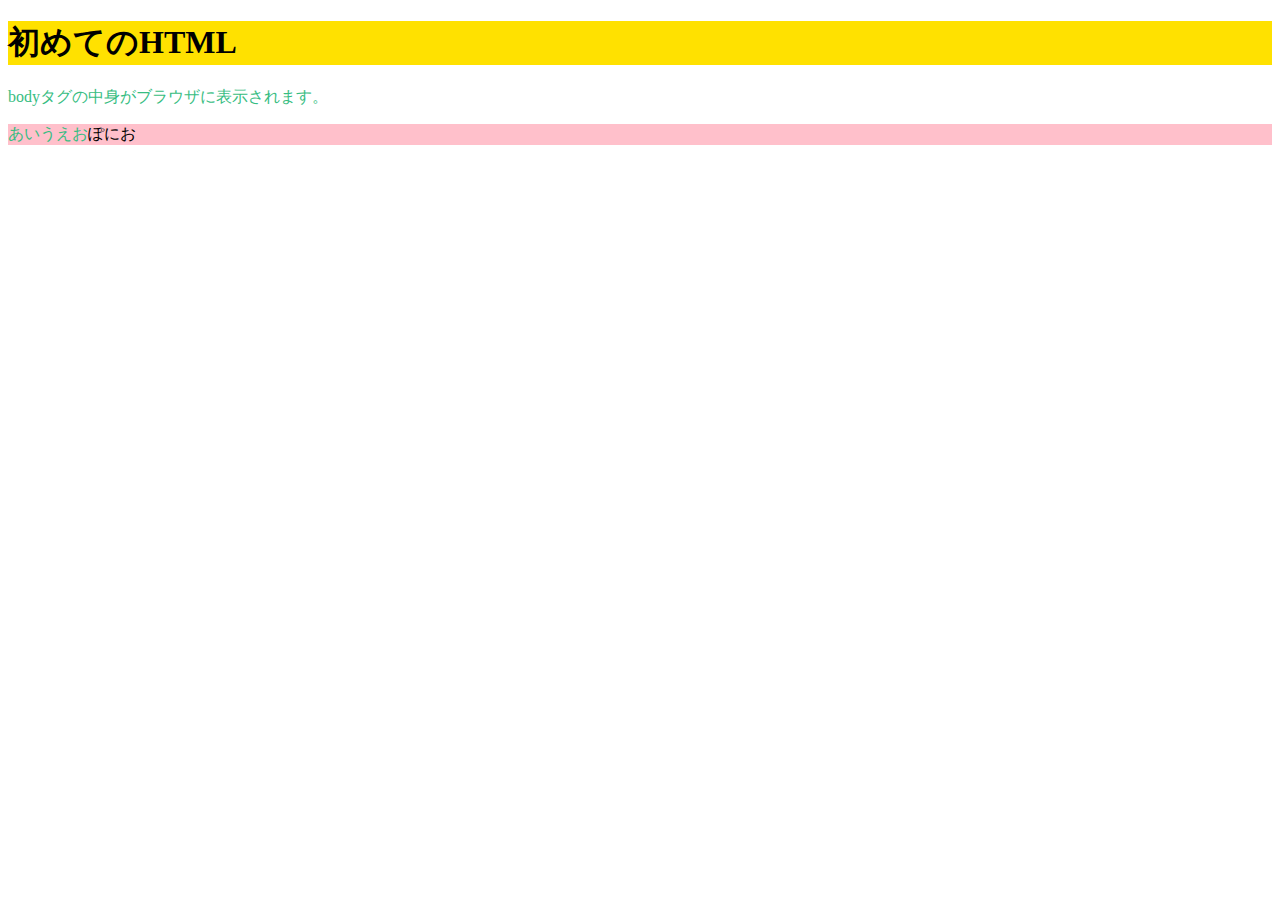
<file: HTML＋CSS/教科書/index.html>
<!DOCTYPE html>
<html>

<head>
    <meta charset="UTF-8">
    <meta name="viewport" content="width=device-width,initial-scale=1,user-scalable=1">
    <title>ページのタイトル</title>
    <meta name="description" content="ページの内容を説明する文章">
    <link rel="stylesheet" href="style.css">
</head>

<body>
    <h1>初めてのHTML</h1>
    <P>bodyタグの中身がブラウザに表示されます。</P>
    <p class="abc">あいうえお<a>ぽにお</a></p>
</body>
</html>
</file>
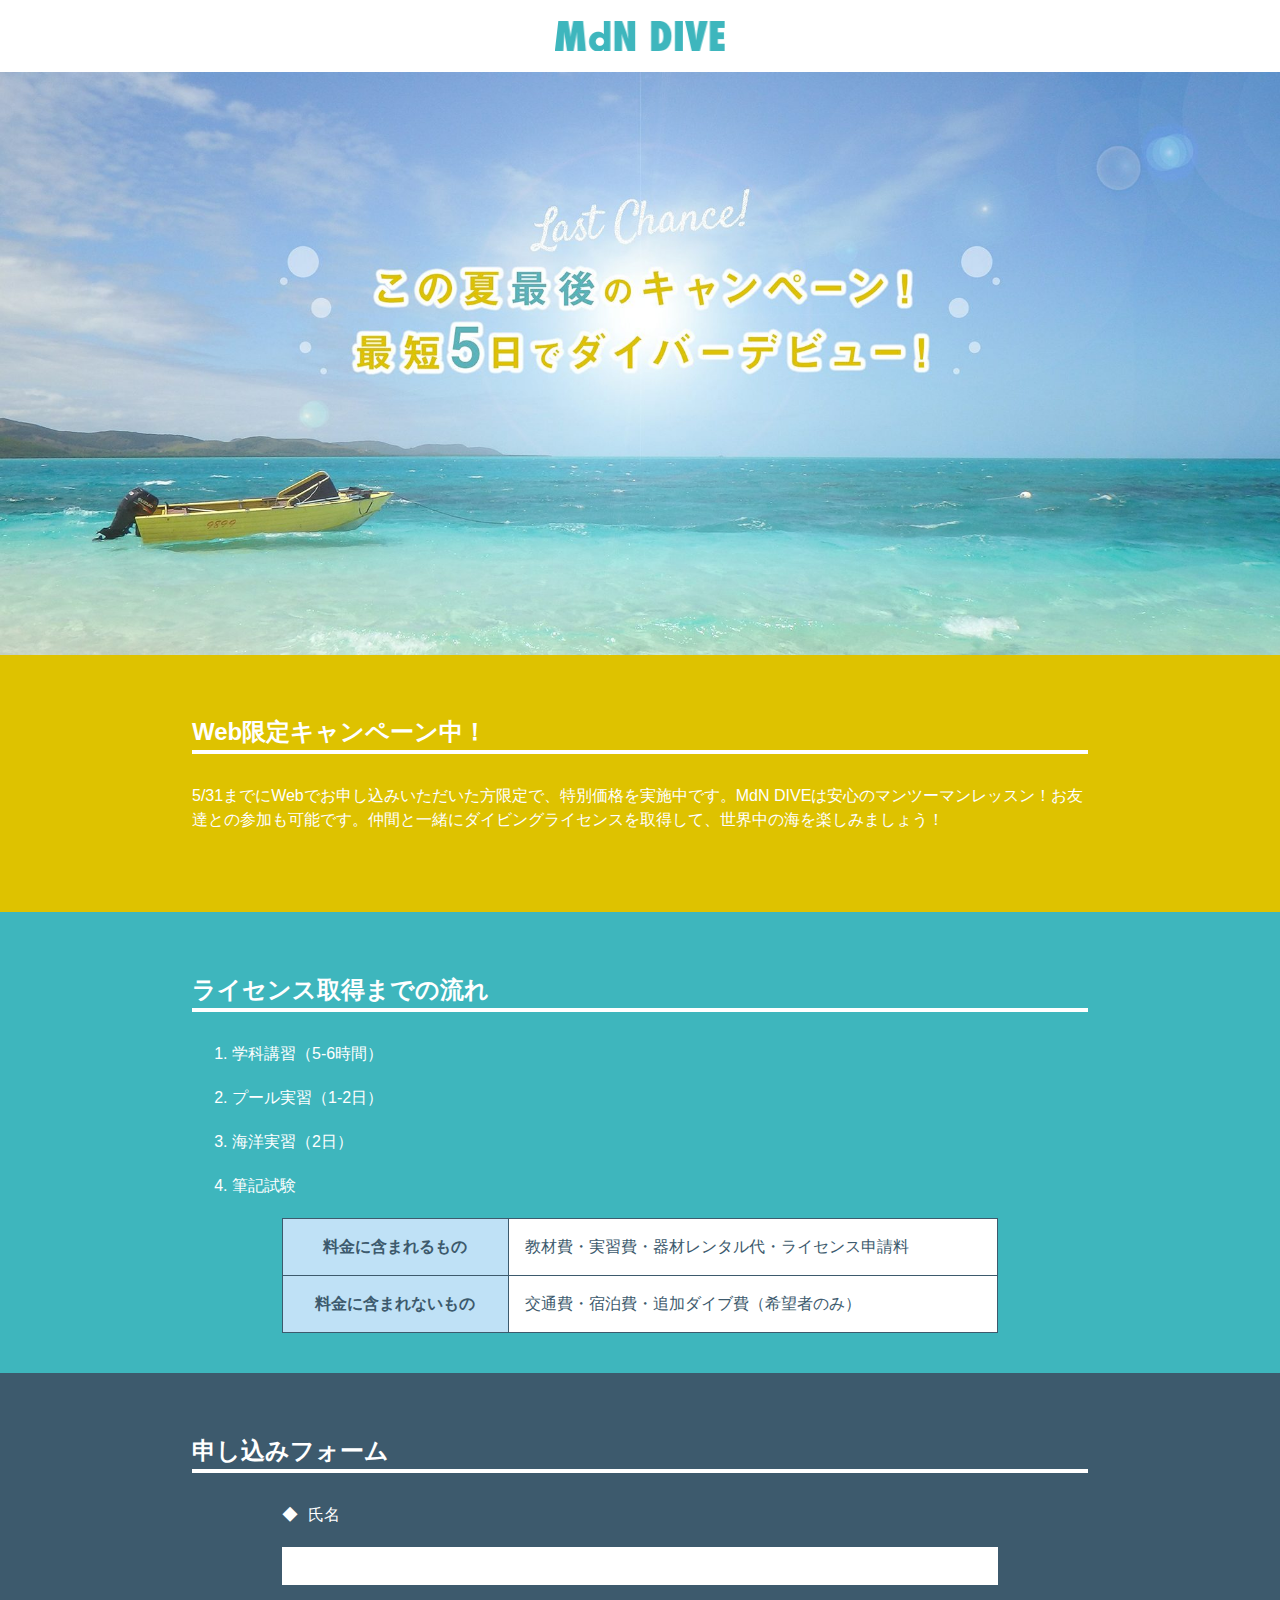
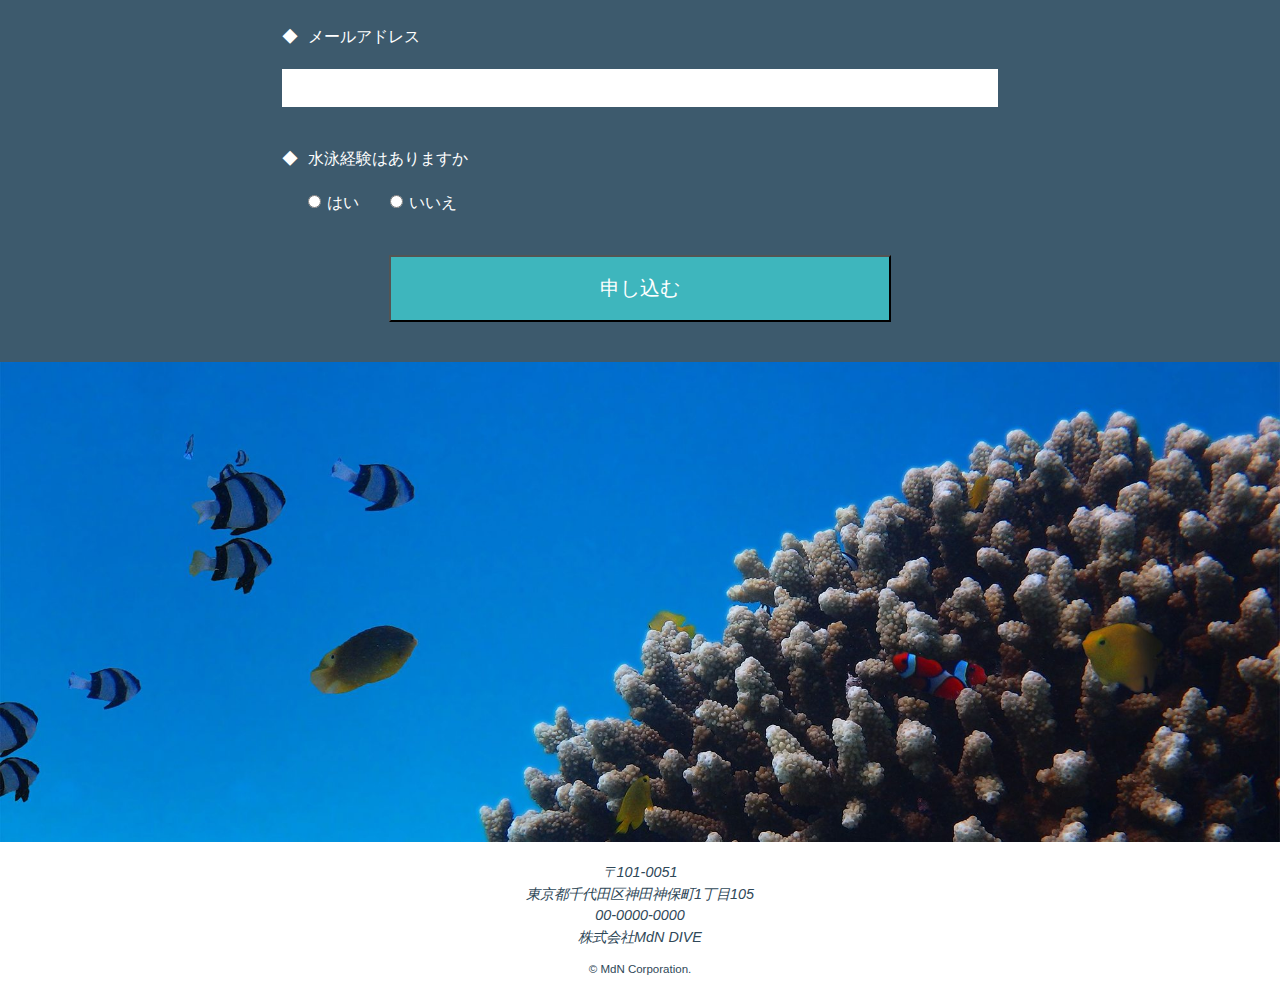
<file: HTML＋CSS/教科書/chan-pro02/Lesson5_sample/index.html>
<!DOCTYPE html>
<html lang="ja">
<head>
  <meta charset="UTF-8">
  <title>最短5日でダイバーデビュー！- MdN DIVE</title>
  <meta name="description" content="MdN DIVEは千代田区にあるマンツーマンダイビングスクールです。5/31までWeb限定キャンペーンを実施中！">
  <link rel="stylesheet" href="css/normalize.css">
  <link rel="stylesheet" href="css/style.css">
</head>
<body>
<header>
  <h1>
    <img src="img/logo.png" alt="ロゴ：MdN DIVE">
  </h1>
</header>
<main>
  <div class="mv-area">
    <img src="img/photo_01.jpg" class="mv-img" alt="この夏最後のキャンペーン！最短5日でダイバーデビュー！">
  </div>
  <section>
    <div class="section-inner">
      <h2>Web限定キャンペーン中！</h2>
      <p>5/31までにWebでお申し込みいただいた方限定で、特別価格を実施中です。MdN DIVEは安心のマンツーマンレッスン！お友達との参加も可能です。仲間と一緒にダイビングライセンスを取得して、世界中の海を楽しみましょう！</p>
    </div>
  </section>
  <section>
    <div class="section-inner">
      <h2>ライセンス取得までの流れ</h2>
      <ol>
        <li>学科講習（5-6時間）</li>
        <li>プール実習（1-2日）</li>
        <li>海洋実習（2日）</li>
        <li>筆記試験</li>
      </ol>
      <table>
        <tr>
          <th>料金に含まれるもの</th>
          <td>教材費・実習費・器材レンタル代・ライセンス申請料</td>
        </tr>
        <tr>
          <th>料金に含まれないもの</th>
          <td>交通費・宿泊費・追加ダイブ費（希望者のみ）</td>
        </tr>
      </table>
    </div>
  </section>
  <section>
    <div class="section-inner">
      <h2>申し込みフォーム</h2>
      <form action="program.php" method="post">
        <dl>
          <dt><label for="user-name">氏名</label></dt>
          <dd><input name="user-name" id="user-name" type="text"></dd>
          <dt><label for="user-email">メールアドレス</label></dt>
          <dd><input name="user-email" id="user-email" type="text"></dd>
          <dt>水泳経験はありますか</dt>
          <dd><input type="radio" name="swim" value="はい" id="swim-yes"><label for="swim-yes">はい</label>
              <input type="radio" name="swim" value="いいえ" id="swim-no"><label for="swim-no">いいえ</label></dd>
        </dl>
        <div class="form-submit">
          <button name="submit" id="submit" type="submit">申し込む</button>
        </div>
      </form>
    </div>
  </section>
  <div class="form-img-area">
    <img src="img/photo_02.jpg" alt="写真：サンゴ礁と熱帯魚">
  </div>
</main>
<footer>
  <address>
    〒101-0051<br>
    東京都千代田区神田神保町1丁目105<br>
    00-0000-0000<br>
    株式会社MdN DIVE
  </address>
  <small>&copy; MdN Corporation.</small>
</footer>
</body>
</html>
</file>
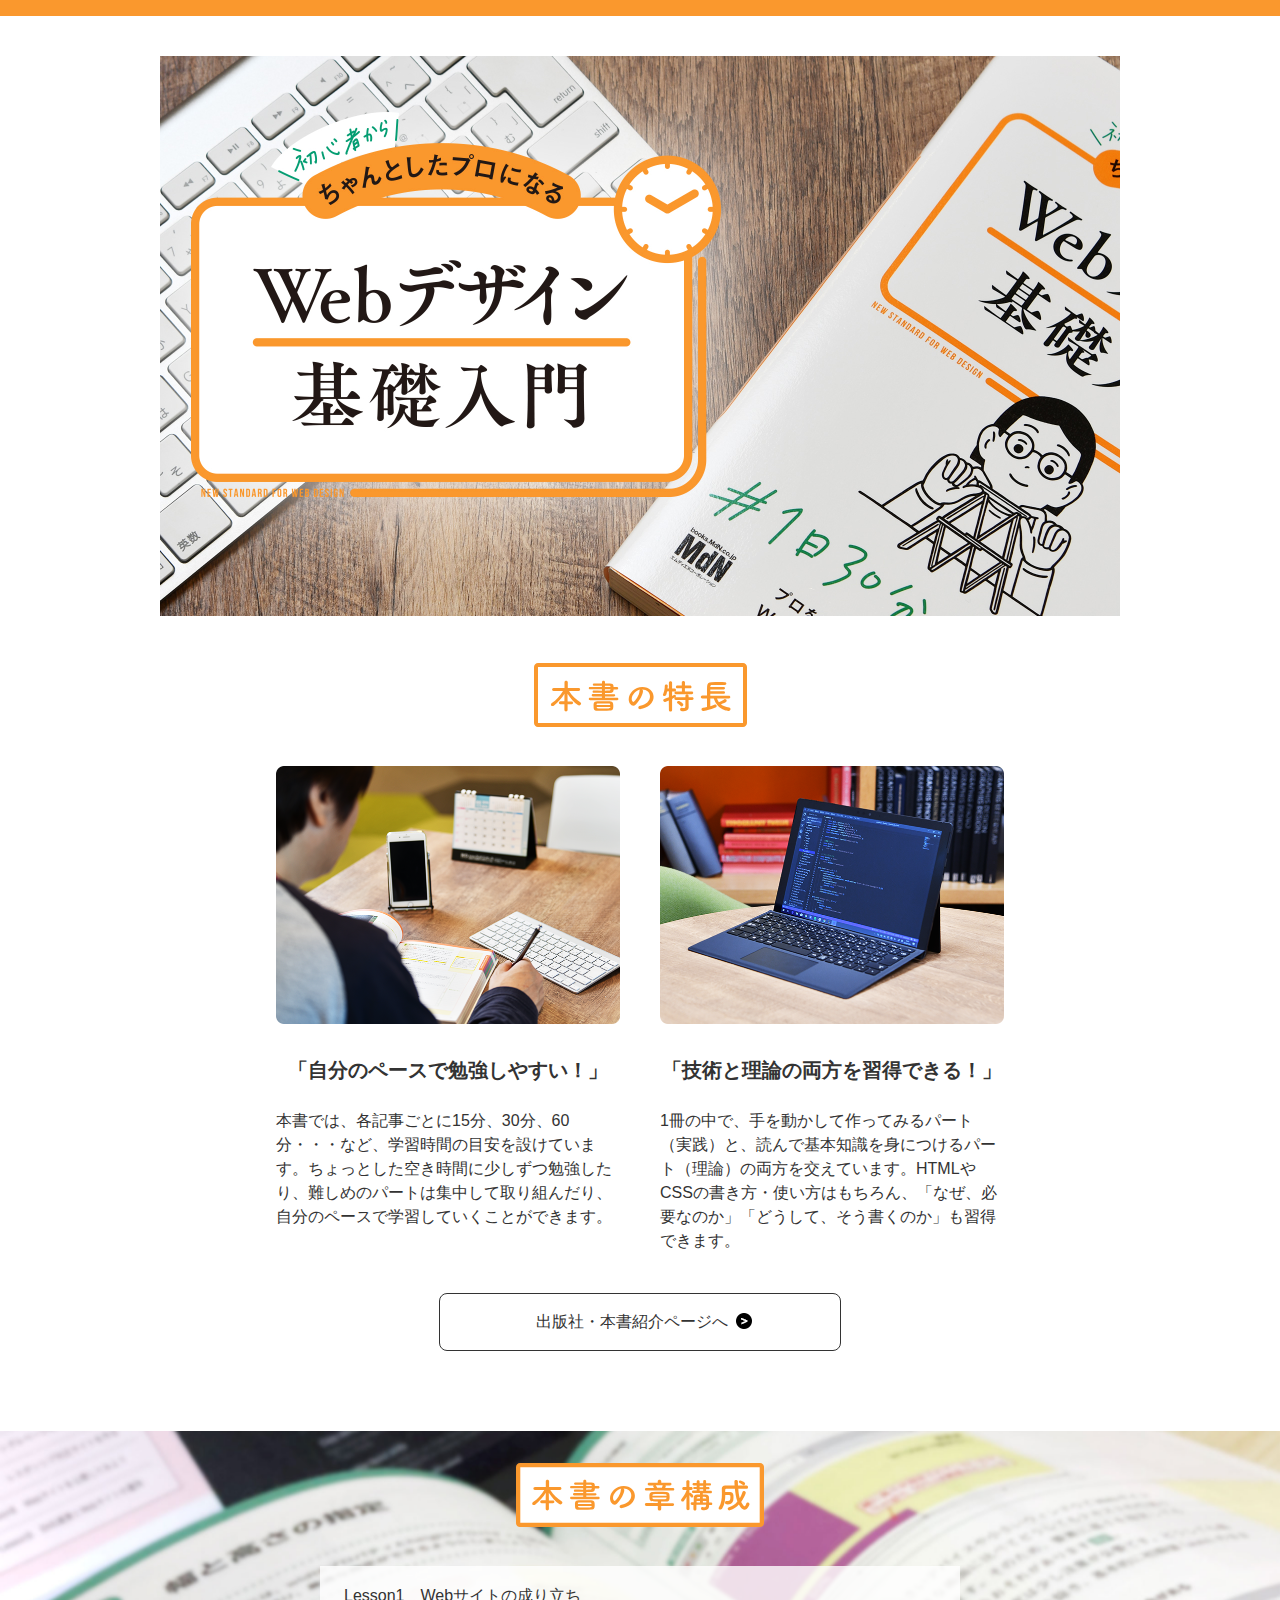
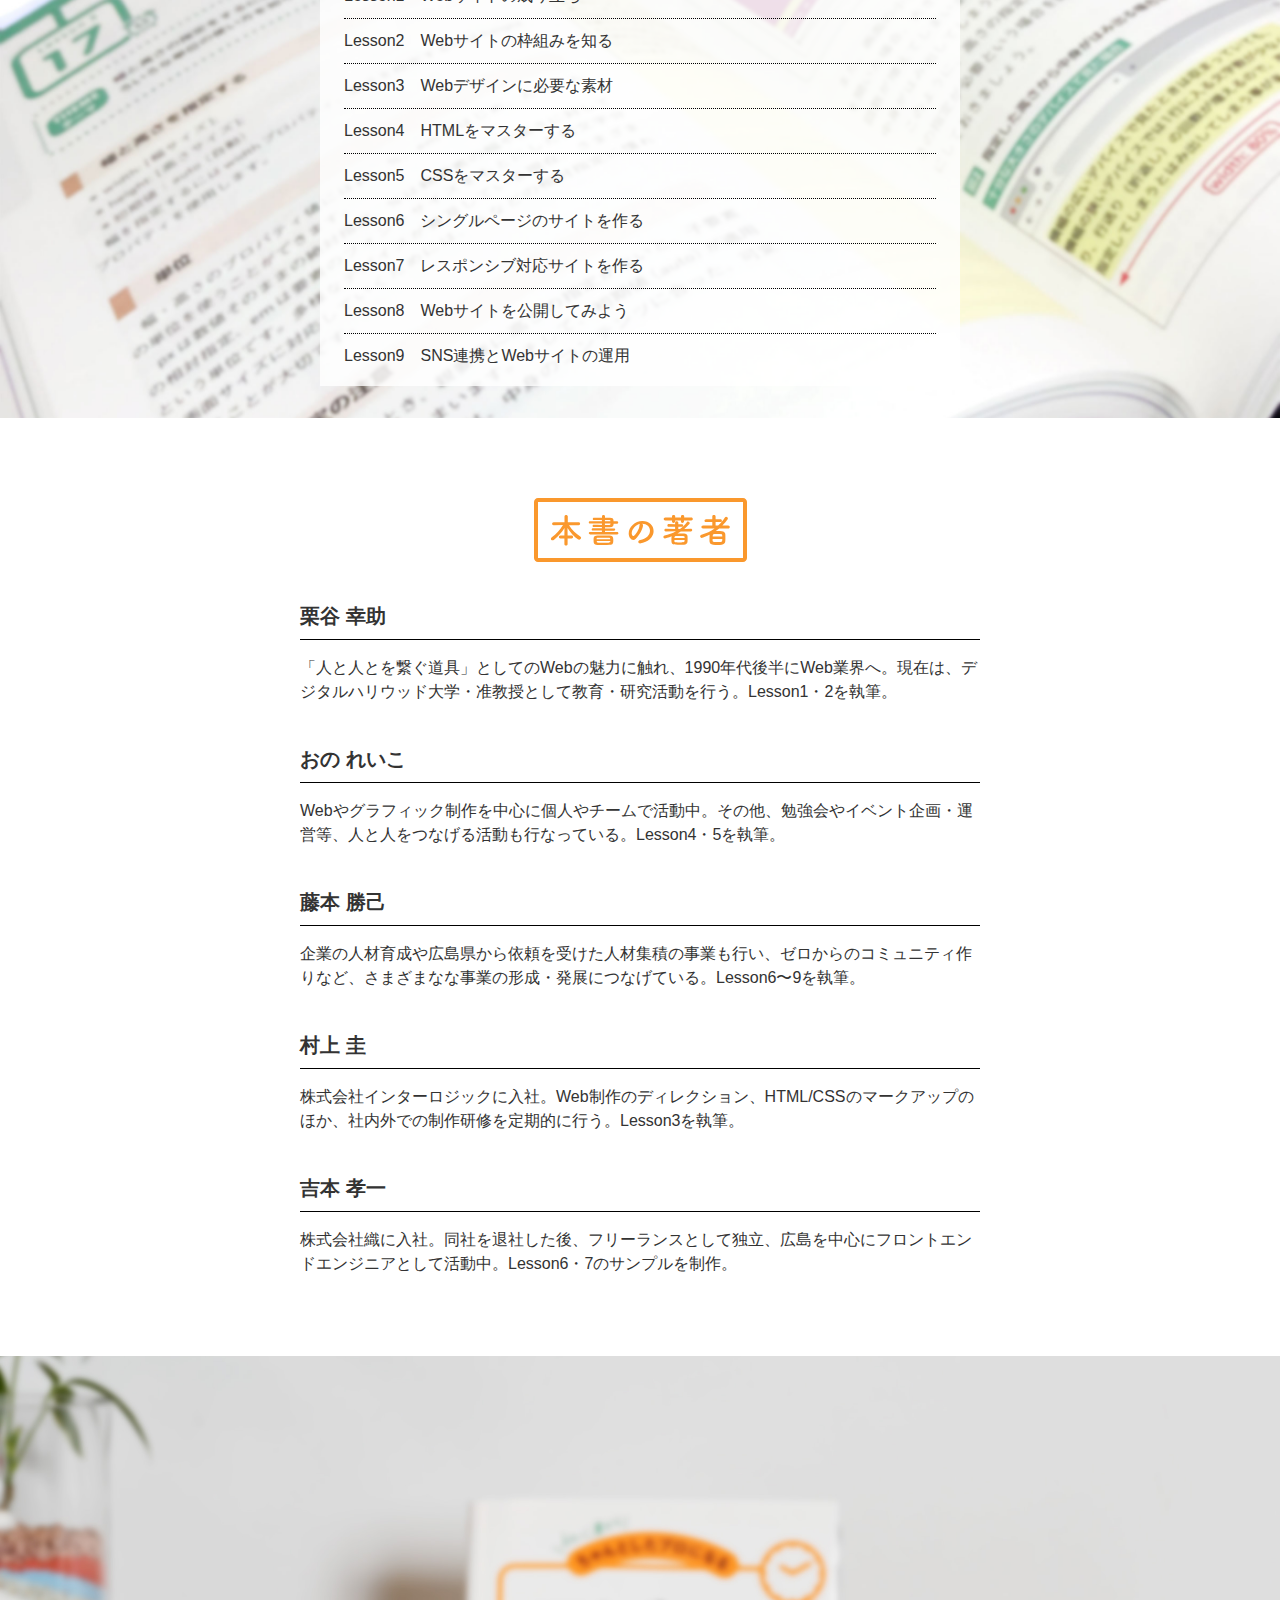
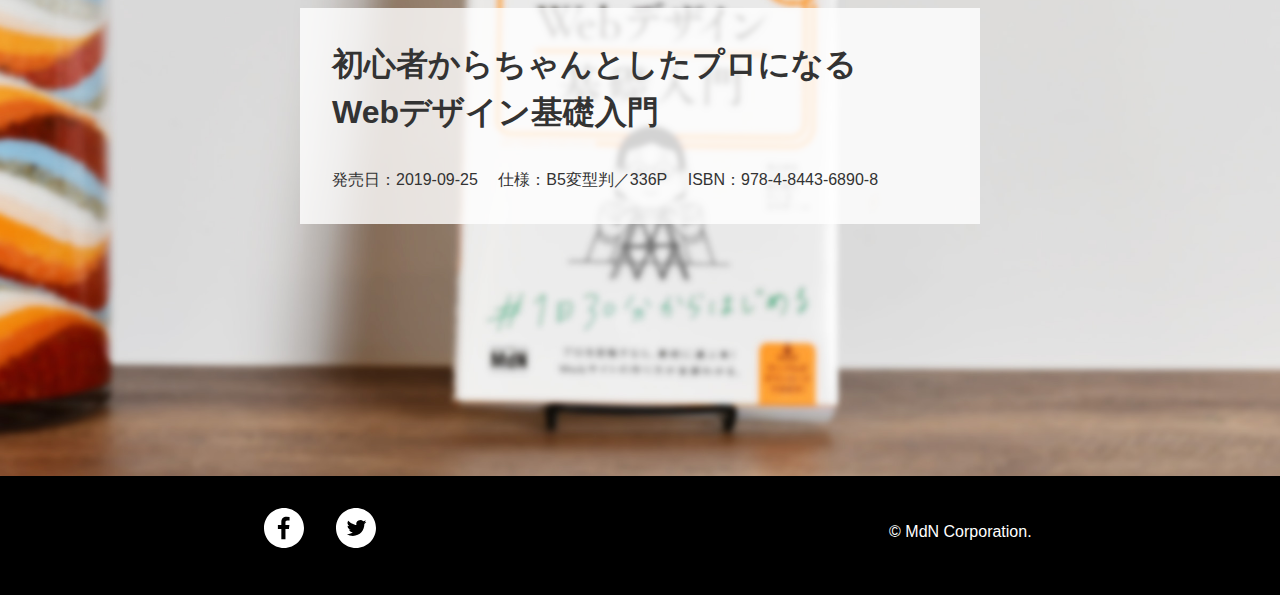
<file: HTML＋CSS/教科書/chan-pro02/Lesson6_sample/index.html>
<!DOCTYPE html>
<html lang="ja">
<head>
<meta charset="UTF-8">
<meta name="viewport" content="width=device-width, initial-scale=1">
<title>初心者からちゃんとしたプロになる Webデザイン基礎入門</title>
<meta name="description" content="MdNコーポレーションの書籍「初心者からちゃんとしたプロになる Webデザイン基礎入門」の紹介をするホームページです。">
<meta name="format-detection" content="telephone=no">
<link rel="stylesheet" href="css/reset.css">
<link rel="stylesheet" href="css/style.css">
</head>
<body>

<!-- ヘッダー -->
<header>
  <h1><img src="img/main_img.jpg" alt="初心者からちゃんとしたプロになる Webデザイン基礎入門"></h1>
</header>

<!-- メインコンテンツ -->
<main>
  <!-- 本書の特長 -->
  <section class="feature">
    <h2><img src="img/heading_01.svg" alt="本書の特長"></h2>
    <div class="feature-wrap">
      <section class="feature_01">
        <p class="feature_img"><img src="img/feature_01.png" alt=""></p>
        <h3>「自分のペースで勉強しやすい！」</h3>
        <p class="feature_text">本書では、各記事ごとに15分、30分、60分・・・など、学習時間の目安を設けています。ちょっとした空き時間に少しずつ勉強したり、難しめのパートは集中して取り組んだり、自分のペースで学習していくことができます。</p>
      </section>
      <section class="feature_02">
        <p class="feature_img"><img src="img/feature_02.png" alt=""></p>
        <h3>「技術と理論の両方を習得できる！」</h3>
        <p class="feature_text">1冊の中で、手を動かして作ってみるパート（実践）と、読んで基本知識を身につけるパート（理論）の両方を交えています。HTMLやCSSの書き方・使い方はもちろん、「なぜ、必要なのか」「どうして、そう書くのか」も習得できます。</p>
      </section>
    </div>
    <p class="book-more"><a href="https://books.mdn.co.jp/books/3219203009/" target="_blank">出版社・本書紹介ページへ</a></p>
  </section>

  <!-- 本書の章構成 -->
  <section class="contents-list">
    <h2><img src="img/heading_02.svg" alt="本書の章構成"></h2>
    <ul>
      <li>Lesson1　Webサイトの成り立ち</li>
      <li>Lesson2　Webサイトの枠組みを知る</li>
      <li>Lesson3　Webデザインに必要な素材</li>
      <li>Lesson4　HTMLをマスターする</li>
      <li>Lesson5　CSSをマスターする</li>
      <li>Lesson6　シングルページのサイトを作る</li>
      <li>Lesson7　レスポンシブ対応サイトを作る</li>
      <li>Lesson8　Webサイトを公開してみよう</li>
      <li>Lesson9　SNS連携とWebサイトの運用</li>
    </ul>
  </section>

  <!-- 本書の著者 -->
  <section class="author">
    <h2><img src="img/heading_03.svg" alt="本書の著者"></h2>
    <dl>
      <dt>栗谷 幸助</dt>
      <dd>「人と人とを繋ぐ道具」としてのWebの魅力に触れ、1990年代後半にWeb業界へ。現在は、デジタルハリウッド大学・准教授として教育・研究活動を行う。Lesson1・2を執筆。</dd>
      <dt>おの れいこ</dt>
      <dd>Webやグラフィック制作を中心に個人やチームで活動中。その他、勉強会やイベント企画・運営等、人と人をつなげる活動も行なっている。Lesson4・5を執筆。</dd>
      <dt>藤本 勝己</dt>
      <dd>企業の人材育成や広島県から依頼を受けた人材集積の事業も行い、ゼロからのコミュニティ作りなど、さまざまなな事業の形成・発展につなげている。Lesson6〜9を執筆。</dd>
      <dt>村上 圭</dt>
      <dd>株式会社インターロジックに入社。Web制作のディレクション、HTML/CSSのマークアップのほか、社内外での制作研修を定期的に行う。Lesson3を執筆。</dd>
      <dt>吉本 孝一</dt>
      <dd>株式会社織に入社。同社を退社した後、フリーランスとして独立、広島を中心にフロントエンドエンジニアとして活動中。Lesson6・7のサンプルを制作。</dd>
    </dl>
  </section>
</main>

<!-- フッター -->
<footer>
  <div class="book-info">
    <div class="book-info-wrap">
      <p>初心者からちゃんとしたプロになる<br>
      Webデザイン基礎入門</p>
      <ul>
        <li>発売日：2019-09-25</li>
        <li>仕様：B5変型判／336P</li>
        <li>ISBN：978-4-8443-6890-8</li>
      </ul>
    </div>
  </div>
  <div class="footer-info">
    <ul>
      <li><a href="https://www.facebook.com/mdnjp/" target="_blank"><img src="img/facebook.svg" alt="Facebook"></a></li>
      <li><a href="https://twitter.com/MdN_WebBook" target="_blank"><img src="img/twitter.svg" alt="Twitter"></a></li>
    </ul>
    <p class="copyright"><small>&copy; MdN Corporation.</small></p>
  </div>
</footer>

</body>
</html>
</file>
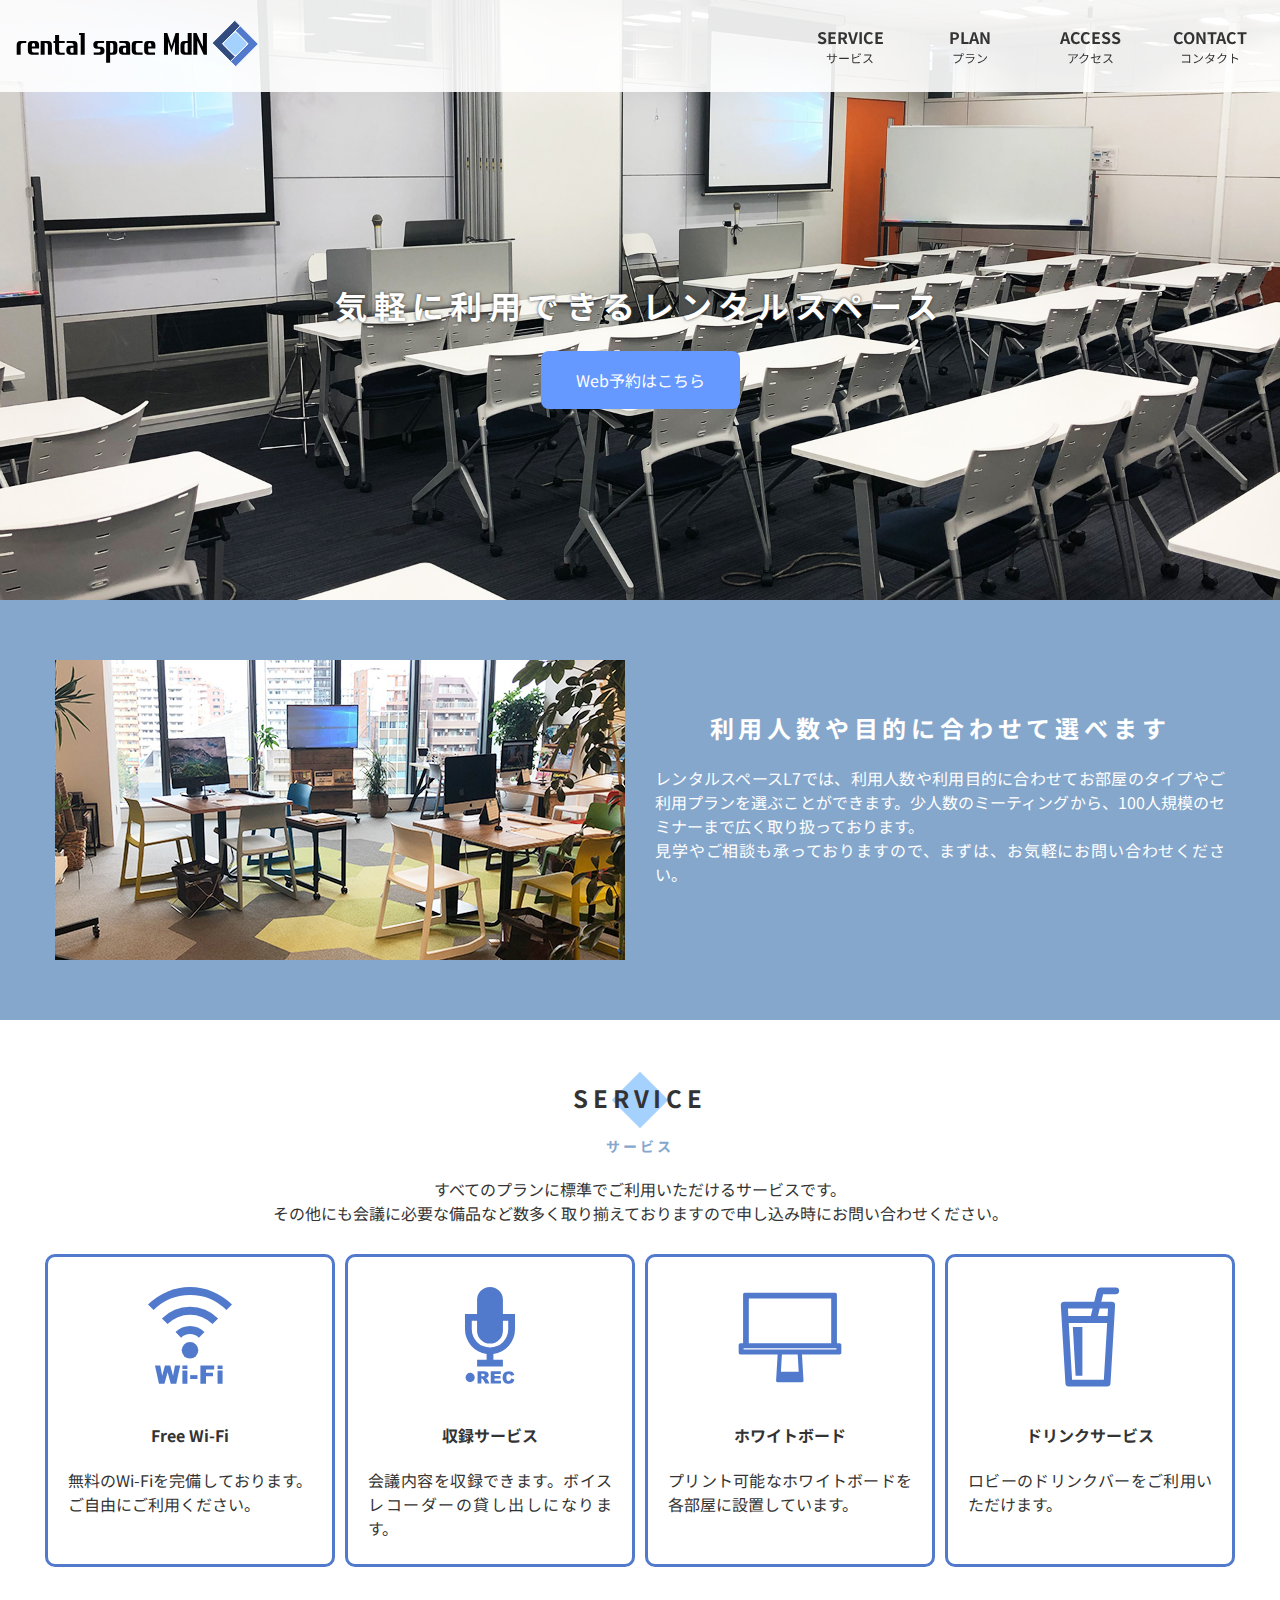
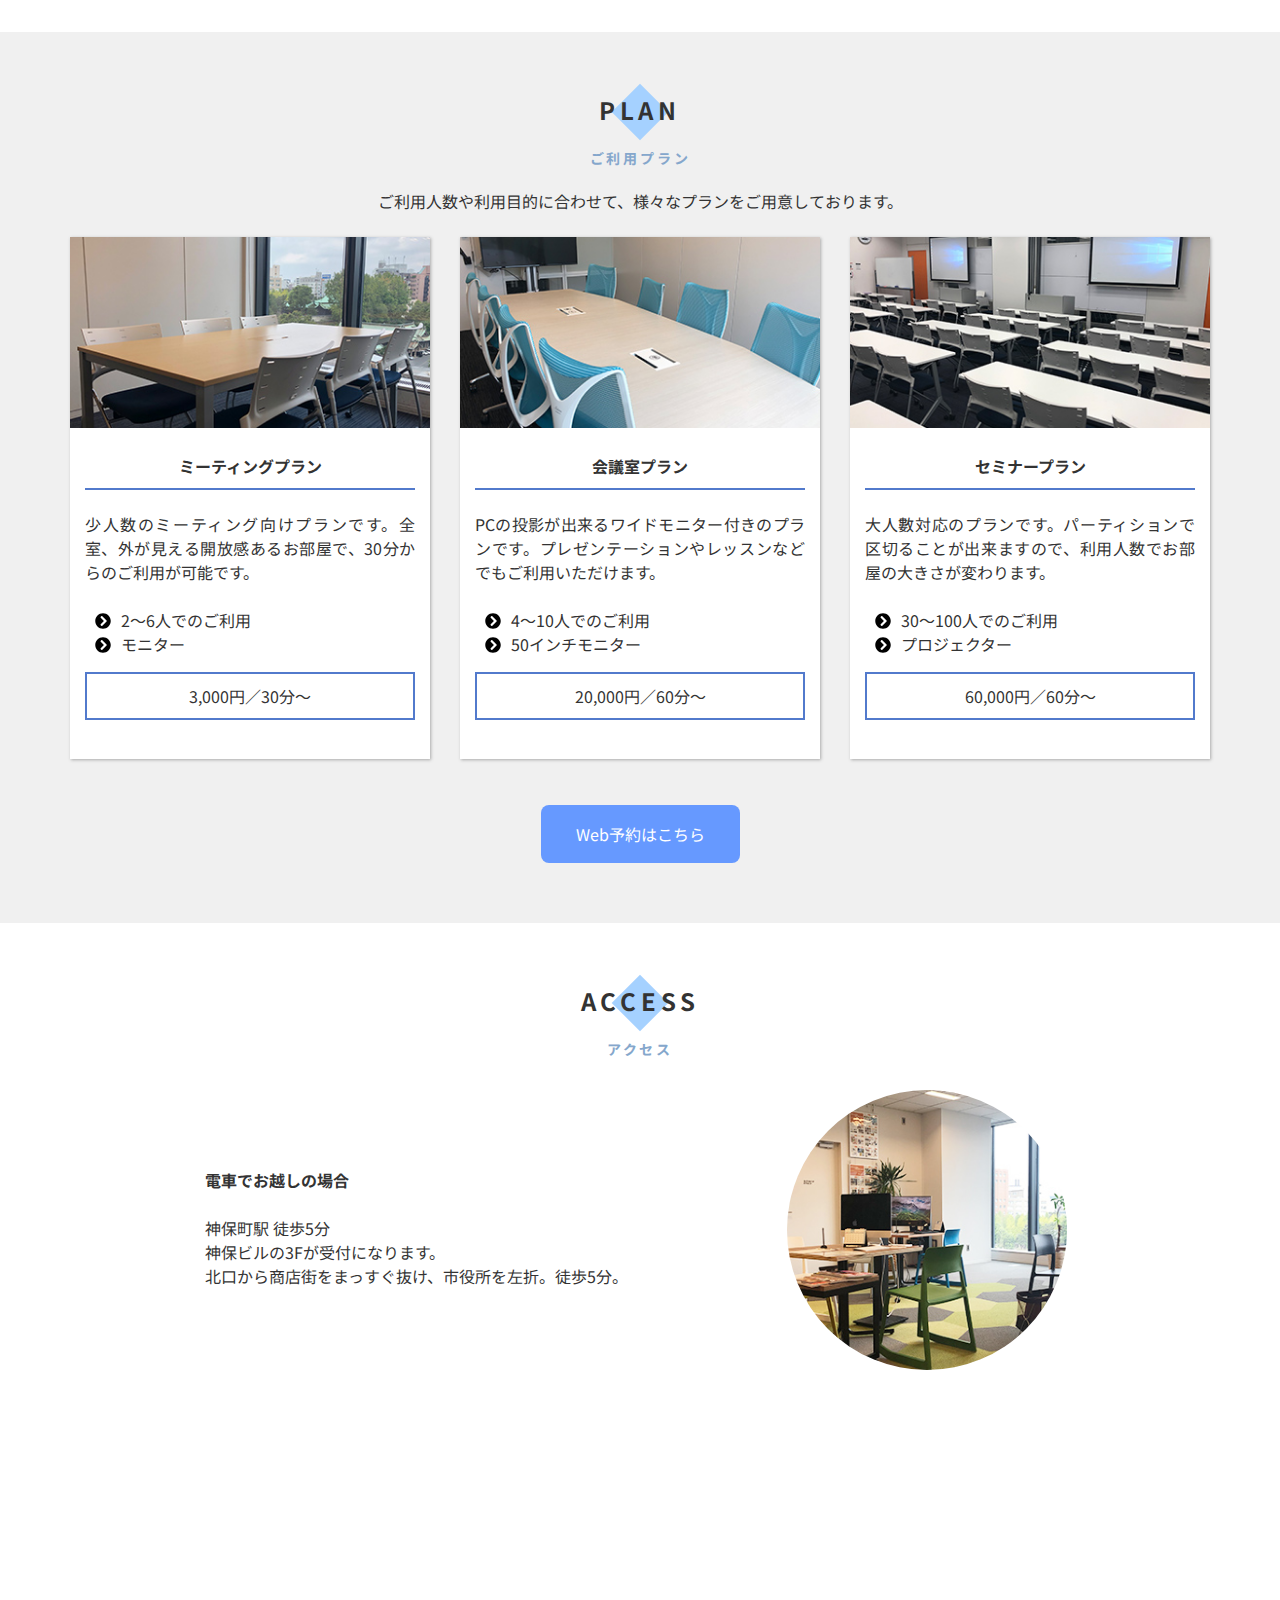
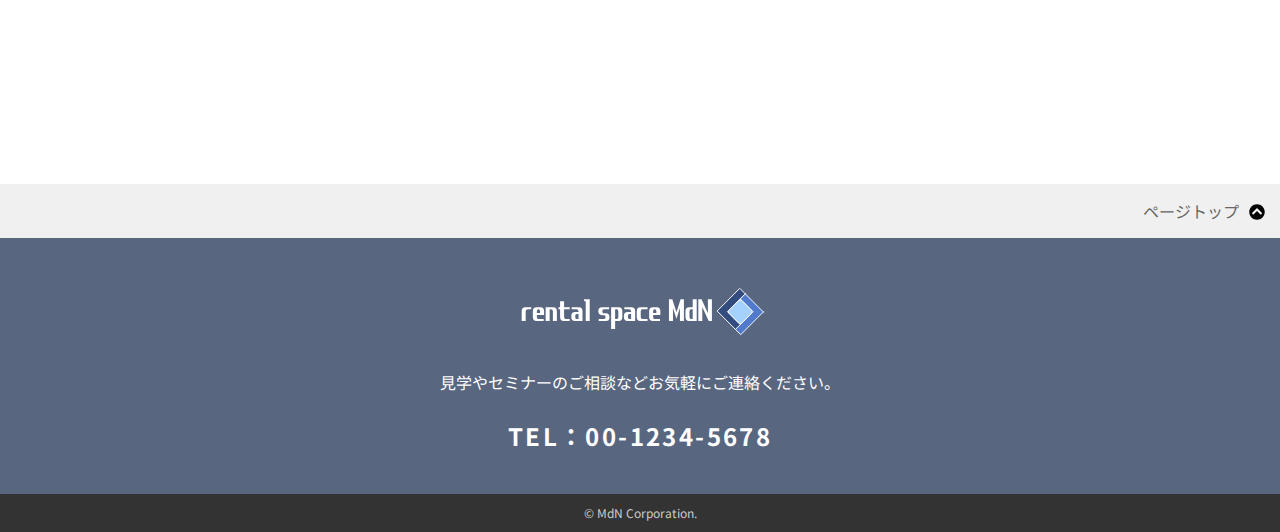
<file: HTML＋CSS/教科書/chan-pro02/Lesson7_sample/index.html>
<!DOCTYPE html>
<html lang="ja">

<head>
  <meta charset="UTF-8">
  <!-- レスポンシブ対応するための記述 -->
  <meta name="viewport" content="width=device-width,initial-scale=1">
  <!-- 電話番号の自動リンクを無効にする -->
  <meta name="format-detection" content="telephone=no">
  <title>rental space MdN</title>
  <meta name="description" content="レンタルスペースMdNの公式ホームページです。">
  <link href="https://fonts.googleapis.com/css?family=Noto+Sans+JP:400,700|Open+Sans:400,700&display=swap" rel="stylesheet">
  <link rel="stylesheet" href="css/normalize.css">
  <link rel="stylesheet" href="css/style.css">
</head>

<body>

  <header class="header">
    <div class="header-logo-menu">
      <div class="logo-area">
        <a href="./index.html">
          <img src="img/site-logo_bk.svg" alt="rental space MdN">
        </a>
      </div>
      <nav class="sp-only">
        <div class="gnav-toggle">
          <input id="gnav-input" type="checkbox" class="gnav-hidden">
          <label id="gnav-open" for="gnav-input"><span></span></label>
          <label class="gnav-unshown" id="gnav-close" for="gnav-input"></label>
          <div id="gnav-content">
            <ul class="gnav-menu">
              <li class="gnav-item">
                <a href="#service">Service<br>サービス</a>
              </li>
              <li class="gnav-item">
                <a href="#plan">Plan<br>プラン</a>
              </li>
              <li class="gnav-item">
                <a href="#access">Access<br>アクセス</a>
              </li>
              <li class="gnav-item">
                <a href="#contact">Contact<br>コンタクト</a>
              </li>
            </ul>
          </div>
        </div>
      </nav>
      <nav class="pc-only">
        <ul class="gnav-menu">
          <li class="gnav-item">
            <a href="#service">Service<br>サービス</a>
          </li>
          <li class="gnav-item">
            <a href="#plan">Plan<br>プラン</a>
          </li>
          <li class="gnav-item">
            <a href="#access">Access<br>アクセス</a>
          </li>
          <li class="gnav-item">
            <a href="#contact">Contact<br>コンタクト</a>
          </li>
        </ul>
      </nav>

    </div>
  </header>

  <main>
    <section id="mv" class="mv-area">
      <h1 class="mv-title">気軽に利用できる<br class="sp-only">レンタルスペース</h1>
      <button type="button" onclick="location.href='#'" class="btn btn-reserve">Web予約はこちら</button>
    </section>

    <section id="info" class="info-area">
      <div class="inner info-content">
        <div class="info-txt">
          <h2>利用人数や目的に<br class="sp-only">合わせて選べます</h2>
          <p>レンタルスペースL7では、利用人数や利用目的に合わせてお部屋のタイプやご利用プランを選ぶことができます。少人数のミーティングから、100人規模のセミナーまで広く取り扱っております。<br>
            見学やご相談も承っておりますので、まずは、お気軽にお問い合わせください。</p>
        </div>
        <img src="img/img-info.jpg" alt="レンタルスペースMdNロビーの写真">
      </div>
    </section>

    <section id="service" class="service-area">
      <div class="inner">
        <h2 class="h2-title">Service</h2>
        <h3>サービス</h3>
        <p class="txt-center">すべてのプランに標準でご利用いただけるサービスです。<br class="pc-only">
          その他にも会議に必要な備品など数多く取り揃えておりますので申し込み時にお問い合わせください。</p>
      </div>
      <ul class="service-content">
        <li class="service-item">
          <img src="img/service-icon_01.svg" alt="Free Wi-Fi">
          <h4>Free Wi-Fi</h4>
          <p>無料のWi-Fiを完備しております。ご自由にご利用ください。 </p>
        </li>
        <li class="service-item">
          <img src="img/service-icon_02.svg" alt="収録サービス">
          <h4>収録サービス</h4>
          <p>会議内容を収録できます。ボイスレコーダーの貸し出しになります。</p>
        </li>
        <li class="service-item">
          <img src="img/service-icon_03.svg" alt="ホワイトボード">
          <h4>ホワイトボード</h4>
          <p>プリント可能なホワイトボードを各部屋に設置しています。</p>
        </li>
        <li class="service-item">
          <img src="img/service-icon_04.svg" alt="ドリンクサービス">
          <h4>ドリンクサービス</h4>
          <p>ロビーのドリンクバーをご利用いただけます。</p>
        </li>
      </ul>
    </section>

    <section id="plan" class="plan-area">
      <div class="inner">
        <h2 class="h2-title">Plan</h2>
        <h3>ご利用プラン</h3>
        <p class="txt-center">ご利用人数や利用目的に合わせて、<br class="sp-only">様々なプランをご用意しております。</p>
        <ul class="plan-content">
          <li class="plan-item">
            <img src="img/img-plan_01.jpg" alt="ミーティングプラン">
            <div class="plan-info">
              <h4 class="plan-title">ミーティングプラン</h4>
              <p>少人数のミーティング向けプランです。全室、外が見える開放感あるお部屋で、30分からのご利用が可能です。</p>
              <ul class="plan-list">
                <li>2〜6人でのご利用</li>
                <li>モニター</li>
              </ul>
              <p class="plan-price">3,000円／30分〜</p>
            </div>
          </li>
          <li class="plan-item">
            <img src="img/img-plan_02.jpg" alt="会議室プラン">
            <div class="plan-info">
              <h4 class="plan-title">会議室プラン</h4>
              <p>PCの投影が出来るワイドモニター付きのプランです。プレゼンテーションやレッスンなどでもご利用いただけます。</p>
              <ul class="plan-list">
                <li>4〜10人でのご利用</li>
                <li>50インチモニター</li>
              </ul>
              <p class="plan-price">20,000円／60分〜</p>
            </div>
          </li>
          <li class="plan-item">
            <img src="img/img-plan_03.jpg" alt="セミナープラン">
            <div class="plan-info">
              <h4 class="plan-title">セミナープラン</h4>
              <p>大人數対応のプランです。パーティションで区切ることが出来ますので、利用人数でお部屋の大きさが変わります。</p>
              <ul class="plan-list">
                <li>30〜100人でのご利用</li>
                <li>プロジェクター</li>
              </ul>
              <p class="plan-price">60,000円／60分〜</p>
            </div>
          </li>

        </ul>
        <button type="button" onclick="location.href='#'" class="btn btn-reserve">Web予約はこちら</button>
      </div>
    </section>

    <section id="access" class="access-area">
      <div class="inner">
        <h2 class="h2-title">Access</h2>
        <h3>アクセス</h3>
        <div class="access-content">
          <div>
            <p class="txt-lead">電車でお越しの場合</p>
            <p>神保町駅 徒歩5分<br>
              神保ビルの3Fが受付になります。<br>
              北口から商店街をまっすぐ抜け、市役所を左折。徒歩5分。</p>
          </div>
          <img src="img/img-access.jpg" alt="神保ビル">
        </div>
      </div>
      <!--GoogleMap-->
      <div class="access-maparea">
        <iframe src="https://www.google.com/maps/embed?pb=!1m18!1m12!1m3!1d3240.2991058333905!2d139.7580929152592!3d35.69425648019131!2m3!1f0!2f0!3f0!3m2!1i1024!2i768!4f13.1!3m3!1m2!1s0x60188c1049646ffb%3A0x7abe3f67bddf1a86!2z44CSMTAxLTAwNTEg5p2x5Lqs6YO95Y2D5Luj55Sw5Yy656We55Sw56We5L-d55S677yR5LiB55uu77yR77yQ77yV!5e0!3m2!1sja!2sjp!4v1571363870983!5m2!1sja!2sjp" width="800" height="400" frameborder="0" style="border:0;" allowfullscreen="" class="access-map"></iframe>
      </div>
      <!--/GoogleMap-->
    </section>

    <div class="pagetop">
      <a href="#mv">ページトップ</a>
    </div>
  </main>
  <footer class="foot-area">
    <div class="inner">
      <div class="logo-area foot-logo">
        <img src="img/site-logo_w.svg" alt="rental space MdN">
      </div>
      <p class="txt-center">見学やセミナーのご相談など<br class="sp-only">お気軽にご連絡ください。</p>
      <address class="text-phone">TEL：<a href="tel:00-1234-5678">00-1234-5678</a></address>
    </div>
    <small class="foot-area_copy">&copy; MdN Corporation.</small>
  </footer>
</body></html>
</file>
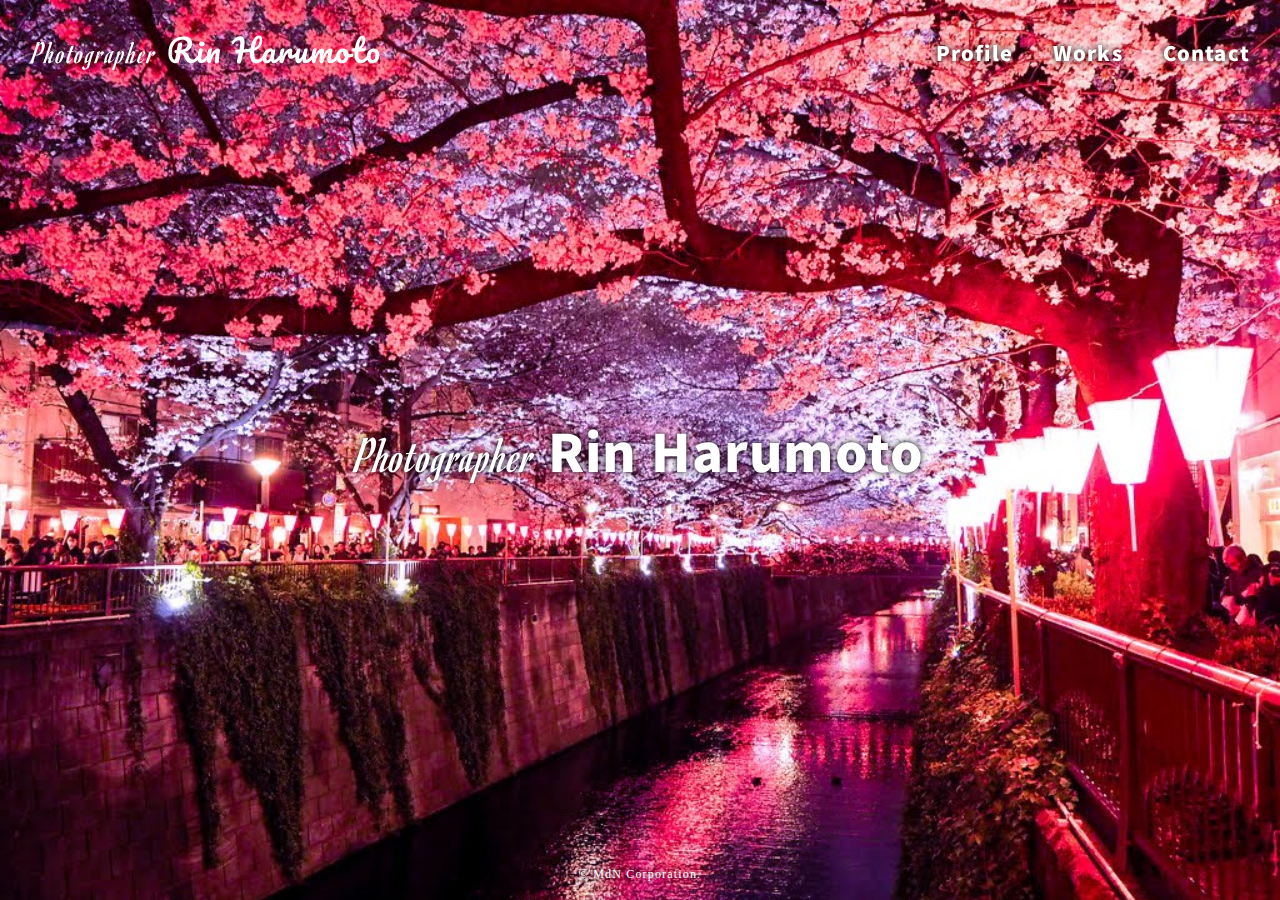
<file: HTML＋CSS/教科書/chan-pro02/Lesson8_sample/index.html>
<!DOCTYPE html>
<html lang="ja">
<head>
  <meta charset="UTF-8">
  <meta name="viewport" content="width=device-width">
  <title>Photographer Rin Harumoto</title>
  <link href="https://fonts.googleapis.com/css?family=Noto+Sans+JP:300,900&display=swap" rel="stylesheet">
  <link href="https://fonts.googleapis.com/css?family=Romanesco&display=swap" rel="stylesheet">
  <link rel="stylesheet" href="css/style.css">
  <script src="https://code.jquery.com/jquery-3.4.1.min.js" integrity="sha256-CSXorXvZcTkaix6Yvo6HppcZGetbYMGWSFlBw8HfCJo=" crossorigin="anonymous"></script>
  <script src="js/script.js" defer></script>
</head>
<body class="top">
<header class="header">
  <h1 class="header-logo">
    <a href="index.html">
      <!-- ロゴ画像（SVG）の記述：スマートフォン -->
      <svg class="sp" width="151" height="44" viewBox="0 0 151 44" fill="none" xmlns="http://www.w3.org/2000/svg"><path d="M6.59766 2.19531C6.82682 1.95182 7.07031 1.70475 7.32812 1.4541C7.58594 1.19629 7.83659 0.967122 8.08008 0.766602C8.33073 0.566081 8.56706 0.401367 8.78906 0.272461C9.01107 0.143555 9.19727 0.0791016 9.34766 0.0791016C9.52669 0.0791016 9.69499 0.150716 9.85254 0.293945C10.0173 0.430013 10.1605 0.61263 10.2822 0.841797C10.404 1.0638 10.4971 1.31803 10.5615 1.60449C10.6331 1.89095 10.6689 2.17741 10.6689 2.46387C10.6689 2.89355 10.6152 3.37337 10.5078 3.90332C10.4076 4.42611 10.2536 4.95605 10.0459 5.49316C9.83822 6.02311 9.57682 6.54232 9.26172 7.05078C8.94661 7.55208 8.57422 7.99967 8.14453 8.39355C7.71484 8.78743 7.22786 9.10254 6.68359 9.33887C6.13932 9.5752 5.53776 9.69336 4.87891 9.69336C4.62109 9.69336 4.37402 9.67188 4.1377 9.62891C3.9515 10.1732 3.77246 10.7067 3.60059 11.2295C3.43587 11.7451 3.27832 12.2357 3.12793 12.7012C2.9847 13.1595 2.84863 13.5856 2.71973 13.9795C2.59798 14.3662 2.49056 14.7064 2.39746 15C2.31152 15.0143 2.21842 15.0251 2.11816 15.0322C2.03223 15.0465 1.92839 15.0537 1.80664 15.0537C1.6849 15.0609 1.55241 15.0645 1.40918 15.0645C1.10124 15.0645 0.786133 15.043 0.463867 15L0.388672 14.8926C0.474609 14.735 0.603516 14.4307 0.775391 13.9795C0.947266 13.5212 1.15137 12.9733 1.3877 12.3359C1.61686 11.6914 1.86393 10.9824 2.12891 10.209C2.39388 9.43555 2.65885 8.65137 2.92383 7.85645C3.19596 7.05436 3.45736 6.27018 3.70801 5.50391C3.95866 4.73763 4.18424 4.03939 4.38477 3.40918C4.58529 2.77897 4.74642 2.24902 4.86816 1.81934C4.99707 1.38965 5.06868 1.11035 5.08301 0.981445C5.08301 0.924154 5.07227 0.874023 5.05078 0.831055C5.0293 0.780924 5.00065 0.745117 4.96484 0.723633V0.594727C5.1582 0.537435 5.33724 0.490885 5.50195 0.455078C5.66667 0.412109 5.83138 0.379883 5.99609 0.358398C6.16797 0.329753 6.35059 0.308268 6.54395 0.293945C6.7373 0.279622 6.95931 0.26888 7.20996 0.261719L7.25293 0.326172L6.59766 2.19531ZM4.35254 8.93066C4.55306 9.05957 4.80371 9.12402 5.10449 9.12402C5.49837 9.12402 5.85645 9.03092 6.17871 8.84473C6.50814 8.65853 6.80176 8.40788 7.05957 8.09277C7.31738 7.77767 7.53939 7.41602 7.72559 7.00781C7.91895 6.59245 8.0765 6.1556 8.19824 5.69727C8.32715 5.23893 8.42025 4.77702 8.47754 4.31152C8.54199 3.83887 8.57422 3.39128 8.57422 2.96875C8.57422 2.92578 8.57064 2.83268 8.56348 2.68945C8.55632 2.54622 8.53841 2.39941 8.50977 2.24902C8.48112 2.09147 8.43815 1.95182 8.38086 1.83008C8.32357 1.70833 8.24837 1.64746 8.15527 1.64746C8.02637 1.64746 7.8903 1.69401 7.74707 1.78711C7.60384 1.87305 7.44987 1.99121 7.28516 2.1416C7.1276 2.28483 6.95931 2.45312 6.78027 2.64648C6.6084 2.83268 6.42936 3.02604 6.24316 3.22656L4.35254 8.93066ZM13.8903 1.69043C13.8903 1.53288 13.8473 1.42546 13.7614 1.36816C13.6826 1.30371 13.5824 1.27507 13.4606 1.28223C13.3389 1.28939 13.2064 1.31803 13.0632 1.36816C12.9199 1.41113 12.7874 1.46126 12.6657 1.51855L12.5261 1.22852C13.2565 0.870443 13.8509 0.619792 14.3093 0.476562C14.7748 0.333333 15.097 0.261719 15.2761 0.261719C15.3262 0.261719 15.3835 0.283203 15.4479 0.326172C15.5195 0.361979 15.584 0.41569 15.6413 0.487305C15.6986 0.558919 15.7487 0.641276 15.7917 0.734375C15.8346 0.820312 15.8561 0.909831 15.8561 1.00293C15.8561 1.06022 15.7738 1.30013 15.6091 1.72266C15.4443 2.13802 15.2474 2.68587 15.0182 3.36621C14.832 3.94629 14.653 4.49414 14.4811 5.00977C14.3093 5.51823 14.1445 6.00879 13.987 6.48145C13.8294 6.94694 13.6755 7.39811 13.5251 7.83496C13.3747 8.26465 13.2243 8.69434 13.0739 9.12402C13.2959 8.83757 13.5287 8.54753 13.7721 8.25391C14.0156 7.95312 14.2484 7.68457 14.4704 7.44824C14.6924 7.21191 14.8965 7.01855 15.0827 6.86816C15.2761 6.71777 15.4372 6.64258 15.5661 6.64258C15.6162 6.64258 15.7022 6.66764 15.8239 6.71777C15.9528 6.76074 16.0853 6.83236 16.2214 6.93262C16.3574 7.02572 16.4756 7.14746 16.5759 7.29785C16.6833 7.44108 16.7406 7.61654 16.7477 7.82422C16.7477 7.89583 16.6976 8.06055 16.5973 8.31836C16.4971 8.57617 16.3718 8.88411 16.2214 9.24219C16.0781 9.60026 15.9206 9.99056 15.7487 10.4131C15.5768 10.8356 15.4157 11.251 15.2653 11.6592C15.1221 12.0674 15.0003 12.4469 14.9001 12.7979C14.7998 13.1488 14.7497 13.4352 14.7497 13.6572C14.7497 13.7432 14.7568 13.8076 14.7712 13.8506C14.7927 13.8864 14.8356 13.9043 14.9001 13.9043C14.9789 13.8971 15.097 13.8577 15.2546 13.7861C15.4121 13.7074 15.5947 13.5928 15.8024 13.4424C16.0101 13.292 16.2321 13.1094 16.4684 12.8945C16.7119 12.6725 16.9518 12.4147 17.1882 12.1211L17.4352 12.3359C17.1345 12.7155 16.7943 13.0771 16.4147 13.4209C16.0423 13.7575 15.6735 14.0547 15.3083 14.3125C14.943 14.5703 14.5993 14.7744 14.277 14.9248C13.9548 15.0752 13.6934 15.1504 13.4929 15.1504C13.457 15.1504 13.4105 15.1361 13.3532 15.1074C13.2959 15.0788 13.2386 15.0322 13.1813 14.9678C13.124 14.9033 13.0739 14.8138 13.0309 14.6992C12.988 14.5846 12.9665 14.4414 12.9665 14.2695C12.9665 14.1836 12.9772 14.0762 12.9987 13.9473C13.0202 13.8112 13.0453 13.6751 13.0739 13.5391C13.1026 13.3958 13.1312 13.2669 13.1598 13.1523C13.1957 13.0306 13.2207 12.9411 13.235 12.8838C13.2995 12.6331 13.389 12.3538 13.5036 12.0459C13.6253 11.7308 13.7542 11.4049 13.8903 11.0684C14.0264 10.7318 14.166 10.3988 14.3093 10.0693C14.4525 9.73275 14.5814 9.42122 14.696 9.13477C14.8106 8.84115 14.9037 8.58691 14.9753 8.37207C15.0469 8.15007 15.0827 7.98177 15.0827 7.86719C15.0827 7.76693 15.054 7.7168 14.9968 7.7168C14.9466 7.7168 14.8714 7.75977 14.7712 7.8457C14.6709 7.92448 14.5527 8.0319 14.4167 8.16797C14.2878 8.30404 14.1481 8.45801 13.9977 8.62988C13.8473 8.7946 13.697 8.96647 13.5466 9.14551C13.3962 9.31738 13.2529 9.48568 13.1169 9.65039C12.988 9.80794 12.8734 9.94759 12.7731 10.0693C12.5225 10.807 12.2647 11.5732 11.9997 12.3682C11.7419 13.1559 11.4697 14.0332 11.1833 15C11.1045 15.0143 11.0186 15.0251 10.9255 15.0322C10.7608 15.0537 10.5459 15.0645 10.2809 15.0645C10.1592 15.0645 10.0303 15.0573 9.89422 15.043C9.75815 15.0358 9.62566 15.0215 9.49676 15L9.42156 14.8926C9.45737 14.821 9.55047 14.5882 9.70086 14.1943C9.85125 13.7933 10.0374 13.2884 10.2595 12.6797C10.4743 12.071 10.7142 11.387 10.9792 10.6279C11.237 9.86882 11.502 9.09538 11.7741 8.30762C12.0462 7.51986 12.3076 6.74642 12.5583 5.9873C12.8161 5.22819 13.0417 4.54427 13.235 3.93555C13.4356 3.31966 13.5931 2.8112 13.7077 2.41016C13.8294 2.00911 13.8903 1.76921 13.8903 1.69043ZM19.056 9.41406C19.2279 8.9987 19.4392 8.6263 19.6898 8.29688C19.9405 7.96029 20.2162 7.67741 20.517 7.44824C20.8177 7.21191 21.1364 7.03288 21.473 6.91113C21.8096 6.78939 22.1498 6.72852 22.4935 6.72852C22.6439 6.72852 22.8086 6.77148 22.9877 6.85742C23.1739 6.9362 23.3457 7.0472 23.5033 7.19043C23.6608 7.33366 23.7897 7.50911 23.89 7.7168C23.9974 7.91732 24.0511 8.13932 24.0511 8.38281C24.0511 8.59049 24.0261 8.8304 23.9759 9.10254C23.9258 9.36751 23.8614 9.64323 23.7826 9.92969C23.7038 10.209 23.6179 10.4883 23.5248 10.7676C23.4317 11.0469 23.3421 11.3047 23.2562 11.541C23.1703 11.7702 23.0915 11.9671 23.0199 12.1318C22.9554 12.2965 22.9089 12.4076 22.8802 12.4648C22.7084 12.8874 22.4971 13.2633 22.2464 13.5928C21.9958 13.9222 21.7201 14.2051 21.4193 14.4414C21.1185 14.6706 20.7998 14.846 20.4632 14.9678C20.1338 15.0895 19.7972 15.1504 19.4535 15.1504C19.3031 15.1504 19.1384 15.111 18.9593 15.0322C18.7731 14.9535 18.6013 14.8424 18.4437 14.6992C18.2862 14.5488 18.1573 14.3734 18.057 14.1729C17.9496 13.9723 17.8959 13.7503 17.8959 13.5068C17.8959 13.292 17.9209 13.0521 17.9711 12.7871C18.0212 12.515 18.0856 12.2393 18.1644 11.96C18.2432 11.6735 18.3291 11.3906 18.4222 11.1113C18.5153 10.832 18.6048 10.5778 18.6908 10.3486C18.7767 10.1195 18.8519 9.92253 18.9164 9.75781C18.9808 9.58594 19.0274 9.47135 19.056 9.41406ZM22.0316 7.31934C21.8669 7.31934 21.6879 7.46615 21.4945 7.75977C21.3083 8.04622 21.1185 8.41504 20.9252 8.86621C20.739 9.31738 20.5563 9.81152 20.3773 10.3486C20.2054 10.8786 20.0515 11.3906 19.9154 11.8848C19.7865 12.3789 19.6791 12.8158 19.5931 13.1953C19.5143 13.5677 19.475 13.8184 19.475 13.9473C19.475 14.1549 19.5143 14.3053 19.5931 14.3984C19.6719 14.4915 19.7793 14.5381 19.9154 14.5381C20.0371 14.5381 20.166 14.4557 20.3021 14.291C20.4382 14.1191 20.5778 13.8936 20.7211 13.6143C20.8643 13.335 21.0039 13.0127 21.14 12.6475C21.2832 12.2822 21.4193 11.9062 21.5482 11.5195C21.6771 11.1257 21.7953 10.7354 21.9027 10.3486C22.0173 9.96191 22.114 9.60384 22.1927 9.27441C22.2787 8.94499 22.3431 8.66211 22.3861 8.42578C22.4362 8.18229 22.4613 8.014 22.4613 7.9209C22.4613 7.71322 22.4219 7.56283 22.3431 7.46973C22.2643 7.36947 22.1605 7.31934 22.0316 7.31934ZM30.8819 2.94727C30.7959 3.14779 30.6957 3.3877 30.5811 3.66699C30.4737 3.94629 30.3555 4.25065 30.2266 4.58008C30.0977 4.90951 29.9616 5.26042 29.8184 5.63281C29.6823 6.00521 29.5391 6.38477 29.3887 6.77148L30.8819 6.72852L30.6885 7.2334L29.2061 7.25488C28.9626 7.90658 28.7263 8.55827 28.4971 9.20996C28.2679 9.85449 28.0603 10.4561 27.8741 11.0146C27.695 11.5732 27.5482 12.0638 27.4336 12.4863C27.3262 12.9089 27.2725 13.2204 27.2725 13.4209C27.2725 13.5426 27.2868 13.6286 27.3155 13.6787C27.3441 13.7217 27.405 13.7432 27.4981 13.7432C27.5554 13.7432 27.6735 13.693 27.8526 13.5928C28.0388 13.4854 28.25 13.335 28.4864 13.1416C28.7299 12.9482 28.9805 12.7155 29.2383 12.4434C29.5033 12.1712 29.7504 11.8704 29.9795 11.541L30.2159 11.7666C29.9652 12.1318 29.6608 12.515 29.3028 12.916C28.9519 13.3099 28.5902 13.6751 28.2178 14.0117C27.8454 14.3411 27.4802 14.6133 27.1221 14.8281C26.7712 15.043 26.4704 15.1504 26.2198 15.1504C26.184 15.1504 26.1159 15.1325 26.0157 15.0967C25.9154 15.068 25.8366 15.0215 25.7793 14.957C25.7364 14.8997 25.6898 14.778 25.6397 14.5918C25.5824 14.4056 25.5538 14.1621 25.5538 13.8613C25.5538 13.6536 25.611 13.3206 25.7256 12.8623C25.833 12.404 25.9799 11.874 26.1661 11.2725C26.3451 10.6709 26.5492 10.0264 26.7784 9.33887C27.0147 8.64421 27.2546 7.95671 27.4981 7.27637L26.2627 7.29785L26.4346 6.83594L27.6485 6.81445L28.9913 3.18359C29.1273 3.13346 29.2992 3.09049 29.5069 3.05469C29.7146 3.01888 29.9187 2.98665 30.1192 2.95801C30.3555 2.92936 30.5954 2.9043 30.8389 2.88281C30.8389 2.89714 30.8461 2.90788 30.8604 2.91504C30.8747 2.9222 30.8819 2.93294 30.8819 2.94727ZM32.03 9.41406C32.2019 8.9987 32.4131 8.6263 32.6638 8.29688C32.9144 7.96029 33.1902 7.67741 33.4909 7.44824C33.7917 7.21191 34.1104 7.03288 34.447 6.91113C34.7836 6.78939 35.1238 6.72852 35.4675 6.72852C35.6179 6.72852 35.7826 6.77148 35.9616 6.85742C36.1478 6.9362 36.3197 7.0472 36.4773 7.19043C36.6348 7.33366 36.7637 7.50911 36.864 7.7168C36.9714 7.91732 37.0251 8.13932 37.0251 8.38281C37.0251 8.59049 37.0001 8.8304 36.9499 9.10254C36.8998 9.36751 36.8353 9.64323 36.7566 9.92969C36.6778 10.209 36.5918 10.4883 36.4988 10.7676C36.4057 11.0469 36.3161 11.3047 36.2302 11.541C36.1443 11.7702 36.0655 11.9671 35.9939 12.1318C35.9294 12.2965 35.8829 12.4076 35.8542 12.4648C35.6823 12.8874 35.4711 13.2633 35.2204 13.5928C34.9698 13.9222 34.6941 14.2051 34.3933 14.4414C34.0925 14.6706 33.7738 14.846 33.4372 14.9678C33.1078 15.0895 32.7712 15.1504 32.4275 15.1504C32.2771 15.1504 32.1124 15.111 31.9333 15.0322C31.7471 14.9535 31.5752 14.8424 31.4177 14.6992C31.2601 14.5488 31.1312 14.3734 31.031 14.1729C30.9236 13.9723 30.8698 13.7503 30.8698 13.5068C30.8698 13.292 30.8949 13.0521 30.945 12.7871C30.9952 12.515 31.0596 12.2393 31.1384 11.96C31.2172 11.6735 31.3031 11.3906 31.3962 11.1113C31.4893 10.832 31.5788 10.5778 31.6648 10.3486C31.7507 10.1195 31.8259 9.92253 31.8904 9.75781C31.9548 9.58594 32.0014 9.47135 32.03 9.41406ZM35.0056 7.31934C34.8409 7.31934 34.6618 7.46615 34.4685 7.75977C34.2823 8.04622 34.0925 8.41504 33.8991 8.86621C33.7129 9.31738 33.5303 9.81152 33.3513 10.3486C33.1794 10.8786 33.0254 11.3906 32.8894 11.8848C32.7605 12.3789 32.653 12.8158 32.5671 13.1953C32.4883 13.5677 32.4489 13.8184 32.4489 13.9473C32.4489 14.1549 32.4883 14.3053 32.5671 14.3984C32.6459 14.4915 32.7533 14.5381 32.8894 14.5381C33.0111 14.5381 33.14 14.4557 33.2761 14.291C33.4122 14.1191 33.5518 13.8936 33.695 13.6143C33.8383 13.335 33.9779 13.0127 34.114 12.6475C34.2572 12.2822 34.3933 11.9062 34.5222 11.5195C34.6511 11.1257 34.7693 10.7354 34.8767 10.3486C34.9913 9.96191 35.0879 9.60384 35.1667 9.27441C35.2527 8.94499 35.3171 8.66211 35.3601 8.42578C35.4102 8.18229 35.4353 8.014 35.4353 7.9209C35.4353 7.71322 35.3959 7.56283 35.3171 7.46973C35.2383 7.36947 35.1345 7.31934 35.0056 7.31934ZM42.9965 12.3789C42.8819 12.7585 42.7637 13.1631 42.642 13.5928C42.5274 14.0153 42.4128 14.4414 42.2982 14.8711C42.1837 15.3008 42.0727 15.7197 41.9652 16.1279C41.8578 16.5433 41.754 16.9229 41.6537 17.2666C41.5821 17.5173 41.446 17.7536 41.2455 17.9756C41.0521 18.1976 40.823 18.3981 40.558 18.5771C40.3002 18.7633 40.0245 18.9281 39.7309 19.0713C39.4372 19.2217 39.1651 19.3434 38.9145 19.4365C38.6638 19.5368 38.449 19.612 38.2699 19.6621C38.0909 19.7194 37.9799 19.748 37.9369 19.748C37.8725 19.748 37.7865 19.7409 37.6791 19.7266C37.5645 19.7122 37.475 19.6836 37.4105 19.6406C37.3318 19.5977 37.2458 19.5153 37.1527 19.3936C37.0525 19.279 36.9594 19.1429 36.8734 18.9854C36.7803 18.8278 36.698 18.6595 36.6264 18.4805C36.5476 18.3086 36.4939 18.1475 36.4652 17.9971L37.765 16.9121C37.9011 17.2559 38.0479 17.5602 38.2055 17.8252C38.2699 17.9398 38.3415 18.0508 38.4203 18.1582C38.4991 18.2728 38.5814 18.373 38.6674 18.459C38.7533 18.5449 38.8428 18.613 38.9359 18.6631C39.029 18.7132 39.1221 18.7383 39.2152 18.7383C39.2868 18.7383 39.3513 18.7096 39.4086 18.6523C39.473 18.5951 39.5303 18.5199 39.5805 18.4268C39.6378 18.3408 39.6915 18.237 39.7416 18.1152C39.7917 18.0007 39.8419 17.8789 39.892 17.75C39.9493 17.5853 40.0137 17.3848 40.0854 17.1484C40.1641 16.9193 40.2429 16.6686 40.3217 16.3965C40.4076 16.1315 40.49 15.8558 40.5687 15.5693C40.6547 15.2829 40.737 15 40.8158 14.7207C40.8946 14.4414 40.9662 14.1764 41.0307 13.9258C41.1023 13.668 41.1631 13.4388 41.2133 13.2383C40.9626 13.5462 40.7012 13.8219 40.4291 14.0654C40.157 14.3018 39.8992 14.5023 39.6557 14.667C39.4122 14.8245 39.1973 14.9427 39.0111 15.0215C38.8178 15.1074 38.6781 15.1504 38.5922 15.1504C38.5349 15.1504 38.4883 15.1289 38.4525 15.0859C38.4096 15.043 38.3738 14.9857 38.3451 14.9141C38.3093 14.8424 38.2842 14.7673 38.2699 14.6885C38.2484 14.6097 38.2341 14.5309 38.227 14.4521C38.2055 14.2015 38.2162 13.9294 38.2592 13.6357C38.295 13.335 38.3487 13.0306 38.4203 12.7227C38.4919 12.4147 38.5743 12.1139 38.6674 11.8203C38.7533 11.5195 38.8393 11.2474 38.9252 11.0039C39.0111 10.7533 39.0863 10.542 39.1508 10.3701C39.2152 10.1982 39.2582 10.0837 39.2797 10.0264C39.3083 9.94043 39.3549 9.84017 39.4193 9.72559C39.4909 9.60384 39.5697 9.48568 39.6557 9.37109C39.7416 9.24935 39.8275 9.13477 39.9135 9.02734C40.0066 8.91276 40.0961 8.8125 40.182 8.72656C40.3396 8.57617 40.5473 8.41504 40.8051 8.24316C41.0701 8.07129 41.3565 7.90299 41.6645 7.73828C41.9724 7.57357 42.2875 7.41243 42.6098 7.25488C42.9392 7.09733 43.2507 6.96126 43.5443 6.84668C43.838 6.7321 44.0993 6.639 44.3285 6.56738C44.5577 6.49577 44.7296 6.45996 44.8441 6.45996C44.9444 6.45996 45.0303 6.46354 45.102 6.4707C45.1807 6.47786 45.2416 6.48861 45.2846 6.50293L45.3061 6.55664C45.1986 6.69271 45.0697 6.91829 44.9193 7.2334C44.7761 7.5485 44.6257 7.90658 44.4682 8.30762C44.3106 8.7015 44.1495 9.11686 43.9848 9.55371C43.8272 9.99056 43.6804 10.4023 43.5443 10.7891C43.4083 11.1758 43.2901 11.5124 43.1898 11.7988C43.0896 12.0853 43.0251 12.2786 42.9965 12.3789ZM40.0316 13.5928C40.0889 13.5928 40.1713 13.5605 40.2787 13.4961C40.3933 13.4316 40.515 13.3493 40.6439 13.249C40.7729 13.1488 40.9053 13.0342 41.0414 12.9053C41.1775 12.7692 41.3028 12.6331 41.4174 12.4971C41.489 12.2464 41.5678 11.9707 41.6537 11.6699C41.7468 11.3691 41.8435 11.0612 41.9437 10.7461C42.044 10.431 42.1479 10.1159 42.2553 9.80078C42.3627 9.48568 42.4665 9.18848 42.5668 8.90918C42.6671 8.62272 42.7637 8.36491 42.8568 8.13574C42.9499 7.89941 43.0323 7.70247 43.1039 7.54492C43.0466 7.55924 42.9714 7.58073 42.8783 7.60938C42.7924 7.63086 42.6921 7.66309 42.5775 7.70605C42.4701 7.74186 42.3555 7.79199 42.2338 7.85645C42.112 7.91374 41.9939 7.98535 41.8793 8.07129C41.6859 8.22168 41.5033 8.44727 41.3314 8.74805C41.1596 9.04883 41.002 9.389 40.8588 9.76855C40.7156 10.141 40.5831 10.5277 40.4613 10.9287C40.3467 11.3298 40.2465 11.7021 40.1605 12.0459C40.0818 12.3896 40.0209 12.6833 39.9779 12.9268C39.935 13.1702 39.9135 13.3171 39.9135 13.3672C39.9135 13.4245 39.9171 13.4782 39.9242 13.5283C39.9385 13.5713 39.9743 13.5928 40.0316 13.5928ZM46.5723 15C46.4936 15.0143 46.4076 15.0251 46.3145 15.0322C46.1498 15.0537 45.935 15.0645 45.67 15.0645C45.5483 15.0645 45.4194 15.0573 45.2833 15.043C45.1472 15.0358 45.0111 15.0215 44.8751 15L44.8106 14.8926C44.8464 14.821 44.9109 14.6742 45.004 14.4521C45.0899 14.2301 45.1938 13.9616 45.3155 13.6465C45.4301 13.3314 45.5554 12.9805 45.6915 12.5938C45.8276 12.207 45.9672 11.8132 46.1104 11.4121C46.2465 11.0111 46.379 10.6172 46.5079 10.2305C46.6296 9.84375 46.7406 9.48926 46.8409 9.16699C46.9412 8.84473 47.0199 8.57259 47.0772 8.35059C47.1345 8.12142 47.1632 7.96745 47.1632 7.88867C47.1632 7.8099 47.156 7.74902 47.1417 7.70605C47.1274 7.66309 47.113 7.6237 47.0987 7.58789C47.0772 7.55924 47.0557 7.5306 47.0343 7.50195V7.34082C47.199 7.24056 47.3888 7.15104 47.6036 7.07227C47.8256 6.99349 48.0404 6.92904 48.2481 6.87891C48.4845 6.82161 48.7315 6.77148 48.9893 6.72852L49.043 6.79297C49.043 6.85742 49.0251 6.95768 48.9893 7.09375C48.9607 7.22982 48.9213 7.38379 48.8712 7.55566C48.821 7.72038 48.7673 7.89225 48.71 8.07129C48.6527 8.25033 48.5955 8.41862 48.5382 8.57617C48.488 8.73372 48.4415 8.86979 48.3985 8.98438C48.3627 9.09896 48.3412 9.17415 48.3341 9.20996C48.1765 9.63249 48.0225 10.0765 47.8722 10.542C47.7218 11.0075 47.5749 11.473 47.4317 11.9385C47.5964 11.5303 47.7683 11.1185 47.9473 10.7031C48.1335 10.2806 48.3197 9.87598 48.5059 9.48926C48.6921 9.09538 48.8819 8.72656 49.0753 8.38281C49.2758 8.0319 49.4692 7.73112 49.6554 7.48047C49.8416 7.22266 50.0242 7.01855 50.2032 6.86816C50.3894 6.71777 50.5649 6.64258 50.7296 6.64258C50.7797 6.64258 50.8549 6.66406 50.9552 6.70703C51.0554 6.74284 51.1593 6.79655 51.2667 6.86816C51.3741 6.93978 51.4779 7.0293 51.5782 7.13672C51.6856 7.23698 51.7716 7.35156 51.836 7.48047C51.8647 7.52344 51.8396 7.64518 51.7608 7.8457C51.682 8.03906 51.5531 8.27181 51.3741 8.54395C51.1951 8.80892 50.9695 9.0918 50.6973 9.39258C50.4252 9.6862 50.1065 9.95833 49.7413 10.209L49.4727 10.0693C49.5873 9.83301 49.6768 9.63249 49.7413 9.46777C49.8129 9.2959 49.8666 9.14909 49.9024 9.02734C49.9382 8.89844 49.9597 8.78743 49.9669 8.69434C49.9812 8.60124 49.9884 8.51172 49.9884 8.42578C49.9884 8.31836 49.9561 8.26465 49.8917 8.26465C49.7914 8.26465 49.6625 8.36491 49.505 8.56543C49.3546 8.75879 49.1863 9.02376 49.0001 9.36035C48.821 9.69694 48.6277 10.0908 48.42 10.542C48.2195 10.986 48.0118 11.4587 47.797 11.96C47.5893 12.4541 47.378 12.9626 47.1632 13.4854C46.9555 14.0081 46.7585 14.513 46.5723 15ZM58.9675 12.1641C58.6524 12.5436 58.3123 12.9124 57.947 13.2705C57.589 13.6214 57.2345 13.9329 56.8836 14.2051C56.5398 14.4772 56.2175 14.6956 55.9168 14.8604C55.616 15.0251 55.3653 15.1074 55.1648 15.1074C55.1218 15.1074 55.0681 15.0859 55.0037 15.043C54.9392 15.0072 54.8963 14.9714 54.8748 14.9355C54.796 14.7923 54.7387 14.6133 54.7029 14.3984C54.6742 14.1764 54.6599 13.9723 54.6599 13.7861C54.6599 13.7288 54.6671 13.6501 54.6814 13.5498C54.7029 13.4424 54.7244 13.3314 54.7459 13.2168C54.5095 13.4674 54.2625 13.7109 54.0047 13.9473C53.754 14.1764 53.5105 14.3805 53.2742 14.5596C53.045 14.7386 52.8409 14.8818 52.6619 14.9893C52.4757 15.0967 52.3396 15.1504 52.2537 15.1504C52.1964 15.1504 52.1498 15.1289 52.114 15.0859C52.0711 15.043 52.0352 14.9857 52.0066 14.9141C51.9708 14.8424 51.9457 14.7673 51.9314 14.6885C51.9099 14.6097 51.8956 14.5309 51.8884 14.4521C51.867 14.2015 51.8777 13.9294 51.9207 13.6357C51.9565 13.335 52.0102 13.0306 52.0818 12.7227C52.1534 12.4147 52.2358 12.1139 52.3289 11.8203C52.4148 11.5195 52.5007 11.2474 52.5867 11.0039C52.6726 10.7533 52.7478 10.542 52.8123 10.3701C52.8767 10.1982 52.9197 10.0837 52.9412 10.0264C52.9698 9.94043 53.0164 9.84017 53.0808 9.72559C53.1524 9.60384 53.2312 9.48568 53.3172 9.37109C53.4031 9.24935 53.489 9.13477 53.575 9.02734C53.6681 8.91276 53.7576 8.8125 53.8435 8.72656C54.0011 8.57617 54.2052 8.41504 54.4558 8.24316C54.7065 8.07129 54.9786 7.90299 55.2722 7.73828C55.573 7.57357 55.881 7.41243 56.1961 7.25488C56.5112 7.09733 56.8084 6.96126 57.0877 6.84668C57.3741 6.7321 57.6283 6.639 57.8504 6.56738C58.0724 6.49577 58.2407 6.45996 58.3552 6.45996C58.4555 6.45996 58.5414 6.46354 58.613 6.4707C58.6918 6.47786 58.7527 6.48861 58.7957 6.50293L58.8172 6.55664C58.7384 6.6569 58.6417 6.82878 58.5271 7.07227C58.4125 7.31576 58.2872 7.59863 58.1511 7.9209C58.0151 8.24316 57.8754 8.59766 57.7322 8.98438C57.589 9.37109 57.4457 9.76139 57.3025 10.1553C57.1664 10.5492 57.0375 10.9359 56.9158 11.3154C56.794 11.6878 56.683 12.028 56.5828 12.3359C56.4897 12.6439 56.4145 12.9053 56.3572 13.1201C56.3071 13.3278 56.282 13.4639 56.282 13.5283C56.282 13.6572 56.3357 13.7217 56.4431 13.7217C56.5147 13.7145 56.6293 13.6751 56.7869 13.6035C56.9444 13.5247 57.127 13.4102 57.3347 13.2598C57.5424 13.1094 57.7644 12.9268 58.0007 12.7119C58.2442 12.4899 58.4877 12.2321 58.7312 11.9385L58.9675 12.1641ZM53.6931 13.5928C53.7504 13.5928 53.8256 13.5605 53.9187 13.4961C54.0118 13.4316 54.1121 13.3493 54.2195 13.249C54.3269 13.1488 54.4415 13.0342 54.5632 12.9053C54.685 12.7692 54.8032 12.6331 54.9177 12.4971C54.9894 12.2464 55.0681 11.9707 55.1541 11.6699C55.2472 11.3691 55.3438 11.0612 55.4441 10.7461C55.5444 10.431 55.6482 10.1159 55.7556 9.80078C55.863 9.48568 55.9669 9.18848 56.0672 8.90918C56.1746 8.62272 56.2748 8.36491 56.3679 8.13574C56.461 7.89941 56.5434 7.70247 56.615 7.54492C56.5004 7.58073 56.35 7.63444 56.1638 7.70605C55.9776 7.77051 55.7699 7.89225 55.5408 8.07129C55.3474 8.22168 55.1648 8.44727 54.9929 8.74805C54.8211 9.04883 54.6635 9.389 54.5203 9.76855C54.377 10.141 54.2446 10.5277 54.1228 10.9287C54.0082 11.3298 53.908 11.7021 53.822 12.0459C53.7433 12.3896 53.6824 12.6833 53.6394 12.9268C53.5964 13.1702 53.575 13.3171 53.575 13.3672C53.575 13.4245 53.5785 13.4782 53.5857 13.5283C53.6 13.5713 53.6358 13.5928 53.6931 13.5928ZM59.0844 19.6406C58.9555 19.6979 58.8123 19.7373 58.6547 19.7588C58.49 19.7874 58.3253 19.8053 58.1606 19.8125C57.9959 19.8268 57.8419 19.8304 57.6987 19.8232C57.5483 19.8232 57.423 19.8232 57.3227 19.8232L57.2582 19.7051C57.3728 19.4759 57.5268 19.1143 57.7202 18.6201C57.9064 18.1331 58.1212 17.5566 58.3647 16.8906C58.601 16.2318 58.8552 15.512 59.1274 14.7314C59.3924 13.9508 59.6645 13.1523 59.9438 12.3359C60.0799 11.9206 60.2231 11.4837 60.3735 11.0254C60.5239 10.5671 60.6599 10.1338 60.7817 9.72559C60.9034 9.31738 61.0037 8.95931 61.0825 8.65137C61.1684 8.33626 61.2114 8.12142 61.2114 8.00684C61.2114 7.92806 61.2006 7.86003 61.1791 7.80273C61.1648 7.73828 61.1469 7.68457 61.1254 7.6416C61.0968 7.59147 61.0681 7.54492 61.0395 7.50195V7.34082C61.197 7.24056 61.3868 7.15104 61.6088 7.07227C61.8308 6.99349 62.0457 6.92904 62.2534 6.87891C62.4897 6.82161 62.7368 6.77148 62.9946 6.72852L63.0375 6.79297C63.0375 6.86458 63.0268 6.96842 63.0053 7.10449C62.9838 7.2334 62.9552 7.38021 62.9194 7.54492C62.8907 7.70964 62.8549 7.88151 62.812 8.06055C62.7761 8.23242 62.7368 8.39714 62.6938 8.55469C62.9015 8.26823 63.0984 7.99967 63.2846 7.74902C63.4708 7.49121 63.6498 7.26921 63.8217 7.08301C63.9936 6.88965 64.1547 6.73926 64.3051 6.63184C64.4627 6.51725 64.6131 6.45996 64.7563 6.45996C64.8494 6.45996 64.9604 6.49935 65.0893 6.57812C65.2182 6.64974 65.3399 6.74642 65.4545 6.86816C65.5763 6.98275 65.6765 7.11523 65.7553 7.26562C65.8413 7.40885 65.8842 7.55208 65.8842 7.69531C65.8842 7.94596 65.8556 8.22168 65.7983 8.52246C65.7482 8.81608 65.6801 9.11328 65.5942 9.41406C65.5082 9.70768 65.4151 9.99772 65.3149 10.2842C65.2146 10.5706 65.1179 10.832 65.0248 11.0684C64.9317 11.2975 64.8458 11.4945 64.767 11.6592C64.6954 11.8239 64.6489 11.9313 64.6274 11.9814C64.4197 12.4541 64.1726 12.8838 63.8862 13.2705C63.6069 13.6572 63.3168 13.9902 63.0161 14.2695C62.7153 14.5488 62.4181 14.7673 62.1245 14.9248C61.838 15.0752 61.5873 15.1504 61.3725 15.1504C61.1505 15.1504 60.9858 15.1253 60.8784 15.0752C60.7709 15.0251 60.6778 14.9714 60.5991 14.9141C60.4916 15.2363 60.3842 15.5622 60.2768 15.8916C60.1622 16.221 60.0441 16.5684 59.9223 16.9336C59.8006 17.306 59.6717 17.7106 59.5356 18.1475C59.3995 18.5915 59.2491 19.0892 59.0844 19.6406ZM64.0795 7.58789C64.0079 7.58789 63.9148 7.64876 63.8002 7.77051C63.6928 7.88509 63.5675 8.03906 63.4243 8.23242C63.281 8.41862 63.1235 8.62988 62.9516 8.86621C62.7869 9.10254 62.6114 9.33529 62.4252 9.56445C62.3321 9.86523 62.214 10.2305 62.0707 10.6602C61.9347 11.0827 61.7914 11.5195 61.6411 11.9707C61.4978 12.4147 61.3582 12.848 61.2221 13.2705C61.086 13.6859 60.975 14.0368 60.8891 14.3232C60.9536 14.402 61.0359 14.4701 61.1362 14.5273C61.2364 14.5775 61.3439 14.6025 61.4584 14.6025C61.6375 14.6025 61.8273 14.4665 62.0278 14.1943C62.2355 13.915 62.4396 13.5605 62.6401 13.1309C62.8478 12.7012 63.0447 12.2285 63.2309 11.7129C63.4243 11.1901 63.5926 10.6852 63.7358 10.1982C63.879 9.71126 63.9936 9.27441 64.0795 8.8877C64.1655 8.49382 64.2084 8.20736 64.2084 8.02832C64.2084 7.99967 64.2049 7.96387 64.1977 7.9209C64.1977 7.87077 64.1905 7.82064 64.1762 7.77051C64.1691 7.72038 64.1583 7.67741 64.144 7.6416C64.1297 7.60579 64.1082 7.58789 64.0795 7.58789ZM70.8351 1.69043C70.8351 1.53288 70.7921 1.42546 70.7062 1.36816C70.6274 1.30371 70.5271 1.27507 70.4054 1.28223C70.2836 1.28939 70.1512 1.31803 70.0079 1.36816C69.8647 1.41113 69.7322 1.46126 69.6105 1.51855L69.4708 1.22852C70.2013 0.870443 70.7957 0.619792 71.254 0.476562C71.7195 0.333333 72.0418 0.261719 72.2208 0.261719C72.2709 0.261719 72.3282 0.283203 72.3927 0.326172C72.4643 0.361979 72.5288 0.41569 72.5861 0.487305C72.6433 0.558919 72.6935 0.641276 72.7364 0.734375C72.7794 0.820312 72.8009 0.909831 72.8009 1.00293C72.8009 1.06022 72.7185 1.30013 72.5538 1.72266C72.3891 2.13802 72.1922 2.68587 71.963 3.36621C71.7768 3.94629 71.5978 4.49414 71.4259 5.00977C71.254 5.51823 71.0893 6.00879 70.9318 6.48145C70.7742 6.94694 70.6202 7.39811 70.4698 7.83496C70.3195 8.26465 70.1691 8.69434 70.0187 9.12402C70.2407 8.83757 70.4734 8.54753 70.7169 8.25391C70.9604 7.95312 71.1931 7.68457 71.4152 7.44824C71.6372 7.21191 71.8413 7.01855 72.0275 6.86816C72.2208 6.71777 72.382 6.64258 72.5109 6.64258C72.561 6.64258 72.6469 6.66764 72.7687 6.71777C72.8976 6.76074 73.0301 6.83236 73.1661 6.93262C73.3022 7.02572 73.4204 7.14746 73.5206 7.29785C73.628 7.44108 73.6853 7.61654 73.6925 7.82422C73.6925 7.89583 73.6424 8.06055 73.5421 8.31836C73.4418 8.57617 73.3165 8.88411 73.1661 9.24219C73.0229 9.60026 72.8653 9.99056 72.6935 10.4131C72.5216 10.8356 72.3605 11.251 72.2101 11.6592C72.0668 12.0674 71.9451 12.4469 71.8448 12.7979C71.7446 13.1488 71.6945 13.4352 71.6945 13.6572C71.6945 13.7432 71.7016 13.8076 71.7159 13.8506C71.7374 13.8864 71.7804 13.9043 71.8448 13.9043C71.9236 13.8971 72.0418 13.8577 72.1993 13.7861C72.3569 13.7074 72.5395 13.5928 72.7472 13.4424C72.9549 13.292 73.1769 13.1094 73.4132 12.8945C73.6567 12.6725 73.8966 12.4147 74.1329 12.1211L74.38 12.3359C74.0792 12.7155 73.739 13.0771 73.3595 13.4209C72.9871 13.7575 72.6183 14.0547 72.253 14.3125C71.8878 14.5703 71.5441 14.7744 71.2218 14.9248C70.8995 15.0752 70.6381 15.1504 70.4376 15.1504C70.4018 15.1504 70.3553 15.1361 70.298 15.1074C70.2407 15.0788 70.1834 15.0322 70.1261 14.9678C70.0688 14.9033 70.0187 14.8138 69.9757 14.6992C69.9327 14.5846 69.9112 14.4414 69.9112 14.2695C69.9112 14.1836 69.922 14.0762 69.9435 13.9473C69.965 13.8112 69.99 13.6751 70.0187 13.5391C70.0473 13.3958 70.076 13.2669 70.1046 13.1523C70.1404 13.0306 70.1655 12.9411 70.1798 12.8838C70.2443 12.6331 70.3338 12.3538 70.4484 12.0459C70.5701 11.7308 70.699 11.4049 70.8351 11.0684C70.9711 10.7318 71.1108 10.3988 71.254 10.0693C71.3972 9.73275 71.5262 9.42122 71.6407 9.13477C71.7553 8.84115 71.8484 8.58691 71.92 8.37207C71.9917 8.15007 72.0275 7.98177 72.0275 7.86719C72.0275 7.76693 71.9988 7.7168 71.9415 7.7168C71.8914 7.7168 71.8162 7.75977 71.7159 7.8457C71.6157 7.92448 71.4975 8.0319 71.3614 8.16797C71.2325 8.30404 71.0929 8.45801 70.9425 8.62988C70.7921 8.7946 70.6417 8.96647 70.4913 9.14551C70.3409 9.31738 70.1977 9.48568 70.0616 9.65039C69.9327 9.80794 69.8181 9.94759 69.7179 10.0693C69.4672 10.807 69.2094 11.5732 68.9445 12.3682C68.6866 13.1559 68.4145 14.0332 68.128 15C68.0493 15.0143 67.9633 15.0251 67.8702 15.0322C67.7055 15.0537 67.4907 15.0645 67.2257 15.0645C67.104 15.0645 66.975 15.0573 66.839 15.043C66.7029 15.0358 66.5704 15.0215 66.4415 15L66.3663 14.8926C66.4021 14.821 66.4952 14.5882 66.6456 14.1943C66.796 13.7933 66.9822 13.2884 67.2042 12.6797C67.4191 12.071 67.659 11.387 67.9239 10.6279C68.1818 9.86882 68.4467 9.09538 68.7189 8.30762C68.991 7.51986 69.2524 6.74642 69.503 5.9873C69.7609 5.22819 69.9864 4.54427 70.1798 3.93555C70.3803 3.31966 70.5379 2.8112 70.6525 2.41016C70.7742 2.00911 70.8351 1.76921 70.8351 1.69043ZM76.2264 15.1504C76.0688 15.1504 75.9113 15.1003 75.7537 15C75.5962 14.8926 75.4529 14.7601 75.324 14.6025C75.1951 14.4378 75.0913 14.2588 75.0125 14.0654C74.9266 13.8721 74.8836 13.6859 74.8836 13.5068C74.8836 13.292 74.9122 13.0485 74.9695 12.7764C75.0197 12.5042 75.0877 12.2214 75.1736 11.9277C75.2524 11.6341 75.3419 11.3441 75.4422 11.0576C75.5424 10.7712 75.6391 10.5098 75.7322 10.2734C75.8182 10.0299 75.8969 9.82227 75.9686 9.65039C76.033 9.47852 76.0796 9.36393 76.1082 9.30664C76.2514 8.96289 76.4734 8.62988 76.7742 8.30762C77.0822 7.98535 77.4152 7.69889 77.7732 7.44824C78.1385 7.19759 78.5037 6.99707 78.8689 6.84668C79.2413 6.69629 79.5672 6.62109 79.8465 6.62109C80.0756 6.62109 80.2618 6.74642 80.4051 6.99707C80.5483 7.24772 80.6199 7.56283 80.6199 7.94238C80.6199 8.13574 80.5734 8.32552 80.4803 8.51172C80.3943 8.69792 80.2797 8.87337 80.1365 9.03809C80.0005 9.2028 79.8501 9.35677 79.6853 9.5C79.5278 9.64323 79.3774 9.76855 79.2342 9.87598L76.9891 11.5947C76.8602 12.0817 76.7527 12.515 76.6668 12.8945C76.588 13.2669 76.5486 13.5212 76.5486 13.6572C76.5486 13.8649 76.5773 14.0225 76.6346 14.1299C76.6919 14.2373 76.81 14.291 76.9891 14.291C77.3686 14.291 77.7625 14.1048 78.1707 13.7324C78.5789 13.3529 78.9764 12.7477 79.3631 11.917L79.6746 12.1211C79.4812 12.5723 79.2557 12.984 78.9978 13.3564C78.7472 13.7288 78.4751 14.0475 78.1814 14.3125C77.8878 14.5775 77.5727 14.7852 77.2361 14.9355C76.9067 15.0788 76.5701 15.1504 76.2264 15.1504ZM79.0623 7.2334C78.9191 7.2334 78.7651 7.3444 78.6004 7.56641C78.4357 7.78841 78.271 8.07845 78.1062 8.43652C77.9415 8.78743 77.7804 9.18848 77.6228 9.63965C77.4653 10.0837 77.3221 10.5277 77.1932 10.9717L79.0193 9.52148C79.1053 9.21354 79.184 8.91276 79.2557 8.61914C79.3273 8.31836 79.3631 8.09277 79.3631 7.94238C79.3631 7.86361 79.3559 7.78483 79.3416 7.70605C79.3344 7.62012 79.3201 7.54134 79.2986 7.46973C79.2771 7.39811 79.2449 7.34082 79.202 7.29785C79.1661 7.25488 79.1196 7.2334 79.0623 7.2334ZM82.4985 15C82.4197 15.0143 82.3338 15.0251 82.2407 15.0322C82.076 15.0537 81.8612 15.0645 81.5962 15.0645C81.4744 15.0645 81.3455 15.0573 81.2095 15.043C81.0734 15.0358 80.9373 15.0215 80.8013 15L80.7368 14.8926C80.7726 14.821 80.8371 14.6742 80.9302 14.4521C81.0161 14.2301 81.1199 13.9616 81.2417 13.6465C81.3563 13.3314 81.4816 12.9805 81.6177 12.5938C81.7537 12.207 81.8934 11.8132 82.0366 11.4121C82.1727 11.0111 82.3052 10.6172 82.4341 10.2305C82.5558 9.84375 82.6668 9.48926 82.7671 9.16699C82.8673 8.84473 82.9461 8.57259 83.0034 8.35059C83.0607 8.12142 83.0893 7.96745 83.0893 7.88867C83.0893 7.8099 83.0822 7.74902 83.0679 7.70605C83.0535 7.66309 83.0392 7.6237 83.0249 7.58789C83.0034 7.55924 82.9819 7.5306 82.9604 7.50195V7.34082C83.1251 7.24056 83.3149 7.15104 83.5298 7.07227C83.7518 6.99349 83.9666 6.92904 84.1743 6.87891C84.4106 6.82161 84.6577 6.77148 84.9155 6.72852L84.9692 6.79297C84.9692 6.85742 84.9513 6.95768 84.9155 7.09375C84.8869 7.22982 84.8475 7.38379 84.7973 7.55566C84.7472 7.72038 84.6935 7.89225 84.6362 8.07129C84.5789 8.25033 84.5216 8.41862 84.4643 8.57617C84.4142 8.73372 84.3677 8.86979 84.3247 8.98438C84.2889 9.09896 84.2674 9.17415 84.2602 9.20996C84.1027 9.63249 83.9487 10.0765 83.7983 10.542C83.6479 11.0075 83.5011 11.473 83.3579 11.9385C83.5226 11.5303 83.6945 11.1185 83.8735 10.7031C84.0597 10.2806 84.2459 9.87598 84.4321 9.48926C84.6183 9.09538 84.8081 8.72656 85.0014 8.38281C85.202 8.0319 85.3953 7.73112 85.5815 7.48047C85.7677 7.22266 85.9503 7.01855 86.1294 6.86816C86.3156 6.71777 86.491 6.64258 86.6557 6.64258C86.7059 6.64258 86.7811 6.66406 86.8813 6.70703C86.9816 6.74284 87.0854 6.79655 87.1929 6.86816C87.3003 6.93978 87.4041 7.0293 87.5044 7.13672C87.6118 7.23698 87.6977 7.35156 87.7622 7.48047C87.7908 7.52344 87.7658 7.64518 87.687 7.8457C87.6082 8.03906 87.4793 8.27181 87.3003 8.54395C87.1212 8.80892 86.8957 9.0918 86.6235 9.39258C86.3514 9.6862 86.0327 9.95833 85.6675 10.209L85.3989 10.0693C85.5135 9.83301 85.603 9.63249 85.6675 9.46777C85.7391 9.2959 85.7928 9.14909 85.8286 9.02734C85.8644 8.89844 85.8859 8.78743 85.8931 8.69434C85.9074 8.60124 85.9145 8.51172 85.9145 8.42578C85.9145 8.31836 85.8823 8.26465 85.8179 8.26465C85.7176 8.26465 85.5887 8.36491 85.4311 8.56543C85.2807 8.75879 85.1125 9.02376 84.9263 9.36035C84.7472 9.69694 84.5539 10.0908 84.3462 10.542C84.1457 10.986 83.938 11.4587 83.7231 11.96C83.5154 12.4541 83.3042 12.9626 83.0893 13.4854C82.8817 14.0081 82.6847 14.513 82.4985 15ZM23.582 38.094C23.7727 38.094 23.9193 38.182 24.022 38.358C24.1393 38.534 24.198 38.776 24.198 39.084C24.198 39.656 24.0587 40.1107 23.78 40.448C23.076 41.2987 22.3647 41.9587 21.646 42.428C20.9273 42.8827 20.0767 43.11 19.094 43.11C18.1407 43.11 17.3267 42.8533 16.652 42.34C15.992 41.8267 15.3613 40.9467 14.76 39.7C14.276 38.7027 13.8947 37.9693 13.616 37.5C13.3373 37.016 13.0587 36.6713 12.78 36.466C12.516 36.2607 12.186 36.136 11.79 36.092C11.7313 36.4 11.5627 37.368 11.284 38.996C11.1667 39.7293 11.0933 40.1767 11.064 40.338C10.9173 41.2327 10.624 41.922 10.184 42.406C9.744 42.8753 9.07667 43.11 8.182 43.11C7.19933 43.11 6.32667 42.824 5.564 42.252C4.816 41.6653 4.23667 40.8587 3.826 39.832C3.41533 38.7907 3.21 37.61 3.21 36.29C3.21 33.826 3.63533 31.6993 4.486 29.91C5.35133 28.1207 6.554 26.7567 8.094 25.818C9.64867 24.8647 11.438 24.388 13.462 24.388C14.87 24.388 16.0507 24.6007 17.004 25.026C17.9573 25.4513 18.6613 26.038 19.116 26.786C19.5853 27.534 19.82 28.3773 19.82 29.316C19.82 30.1373 19.622 30.944 19.226 31.736C18.8447 32.5133 18.2653 33.2027 17.488 33.804C16.7107 34.4053 15.7647 34.8527 14.65 35.146C15.354 35.3367 15.8967 35.6447 16.278 36.07C16.6593 36.4953 17.0407 37.1187 17.422 37.94C17.8327 38.82 18.236 39.4653 18.632 39.876C19.0427 40.2867 19.512 40.492 20.04 40.492C20.5093 40.492 20.9567 40.338 21.382 40.03C21.8073 39.7073 22.3427 39.1647 22.988 38.402C23.164 38.1967 23.362 38.094 23.582 38.094ZM8.754 36.07C8.25533 36.07 7.91067 35.9527 7.72 35.718C7.544 35.4833 7.456 35.2193 7.456 34.926C7.456 34.574 7.566 34.2953 7.786 34.09C8.02067 33.8847 8.28467 33.782 8.578 33.782H9.128C9.36267 32.3447 9.58267 31.1053 9.788 30.064C9.97867 29.1107 10.5947 28.634 11.636 28.634C12.472 28.634 12.89 29.008 12.89 29.756C12.89 29.9173 12.8827 30.042 12.868 30.13L12.208 33.782C13 33.738 13.7187 33.5473 14.364 33.21C15.024 32.8727 15.5447 32.4033 15.926 31.802C16.322 31.2007 16.52 30.5187 16.52 29.756C16.52 28.832 16.2047 28.106 15.574 27.578C14.9433 27.05 14.0193 26.786 12.802 26.786C11.3647 26.786 10.1033 27.1453 9.018 27.864C7.94733 28.568 7.11133 29.624 6.51 31.032C5.90867 32.4253 5.608 34.1267 5.608 36.136C5.608 37.0747 5.70333 37.8813 5.894 38.556C6.08467 39.2307 6.31933 39.7367 6.598 40.074C6.87667 40.4113 7.14067 40.58 7.39 40.58C7.58067 40.58 7.73467 40.4847 7.852 40.294C7.984 40.1033 8.08667 39.7953 8.16 39.37L8.754 36.07ZM26.3954 31.296C25.7794 31.296 25.3174 31.1567 25.0094 30.878C24.7014 30.5847 24.5474 30.1813 24.5474 29.668C24.5474 29.1547 24.7454 28.7293 25.1414 28.392C25.5521 28.04 26.0581 27.864 26.6594 27.864C27.2021 27.864 27.6421 27.996 27.9794 28.26C28.3168 28.524 28.4854 28.898 28.4854 29.382C28.4854 29.9687 28.2948 30.438 27.9134 30.79C27.5321 31.1273 27.0261 31.296 26.3954 31.296ZM26.2194 43.11C25.2661 43.11 24.5694 42.7727 24.1294 42.098C23.7041 41.4233 23.4914 40.5287 23.4914 39.414C23.4914 38.754 23.5721 37.9107 23.7334 36.884C23.9094 35.8427 24.1294 34.8747 24.3934 33.98C24.5254 33.5107 24.7014 33.188 24.9214 33.012C25.1414 32.836 25.4934 32.748 25.9774 32.748C26.7254 32.748 27.0994 32.9973 27.0994 33.496C27.0994 33.8627 26.9601 34.7133 26.6814 36.048C26.3294 37.6613 26.1534 38.754 26.1534 39.326C26.1534 39.766 26.2121 40.1033 26.3294 40.338C26.4468 40.5727 26.6448 40.69 26.9234 40.69C27.1874 40.69 27.5174 40.5067 27.9134 40.14C28.3094 39.7733 28.8374 39.194 29.4974 38.402C29.6734 38.1967 29.8714 38.094 30.0914 38.094C30.2821 38.094 30.4288 38.182 30.5314 38.358C30.6488 38.534 30.7074 38.776 30.7074 39.084C30.7074 39.6707 30.5681 40.1253 30.2894 40.448C28.8374 42.2227 27.4808 43.11 26.2194 43.11ZM31.5895 43.11C31.0322 43.11 30.6362 42.8167 30.4015 42.23C30.1815 41.6433 30.0715 40.7047 30.0715 39.414C30.0715 37.5073 30.3428 35.696 30.8855 33.98C31.0175 33.5547 31.2302 33.2467 31.5235 33.056C31.8315 32.8507 32.2568 32.748 32.7995 32.748C33.0928 32.748 33.2982 32.7847 33.4155 32.858C33.5328 32.9313 33.5915 33.0707 33.5915 33.276C33.5915 33.5107 33.4815 34.0387 33.2615 34.86C33.1148 35.4467 32.9975 35.96 32.9095 36.4C32.8215 36.84 32.7482 37.3827 32.6895 38.028C33.1735 36.7667 33.7162 35.74 34.3175 34.948C34.9188 34.156 35.5055 33.5913 36.0775 33.254C36.6642 32.9167 37.1995 32.748 37.6835 32.748C38.1528 32.748 38.5048 32.8727 38.7395 33.122C38.9888 33.3567 39.1135 33.7087 39.1135 34.178C39.1135 34.5593 39.0328 35.278 38.8715 36.334C38.7248 37.2287 38.6075 38.0793 38.5195 38.886C38.4315 39.678 38.3875 40.5653 38.3875 41.548C38.3875 42.1053 38.2702 42.5087 38.0355 42.758C37.8155 42.9927 37.4488 43.11 36.9355 43.11C36.4515 43.11 36.0995 42.9853 35.8795 42.736C35.6595 42.4867 35.5495 42.1127 35.5495 41.614C35.5495 41.0273 35.6522 40.0593 35.8575 38.71C36.0335 37.5367 36.1215 36.7887 36.1215 36.466C36.1215 36.2313 36.0408 36.114 35.8795 36.114C35.6888 36.114 35.4175 36.3633 35.0655 36.862C34.7282 37.346 34.3762 37.9913 34.0095 38.798C33.6575 39.6047 33.3715 40.4553 33.1515 41.35C32.9902 42.0393 32.7995 42.5087 32.5795 42.758C32.3742 42.9927 32.0442 43.11 31.5895 43.11ZM69.078 38.094C69.2687 38.094 69.4153 38.182 69.518 38.358C69.6353 38.534 69.694 38.776 69.694 39.084C69.694 39.656 69.5547 40.1107 69.276 40.448C67.824 42.2227 66.2767 43.11 64.634 43.11C63.2113 43.11 62.0747 42.56 61.224 41.46C60.3733 40.36 59.948 38.7833 59.948 36.73C59.948 36.2313 59.97 35.7327 60.014 35.234C59.046 35.41 57.99 35.542 56.846 35.63C56.0833 35.6887 55.5627 35.7253 55.284 35.74C54.9907 37.236 54.58 39.0693 54.052 41.24C53.744 42.516 53.1573 43.154 52.292 43.154C51.3533 43.154 50.884 42.7287 50.884 41.878C50.884 41.6873 50.9207 41.4233 50.994 41.086C51.4927 39.0767 51.8887 37.3753 52.182 35.982L51.126 36.026C50.642 36.026 50.29 35.9453 50.07 35.784C49.85 35.608 49.74 35.3293 49.74 34.948C49.74 34.464 49.8793 34.112 50.158 33.892C50.4367 33.6573 50.8987 33.5253 51.544 33.496L52.71 33.452C53.0913 31.384 53.282 29.8073 53.282 28.722C53.282 28.0327 53.1793 27.5633 52.974 27.314C52.7687 27.0647 52.4973 26.94 52.16 26.94C51.1333 26.94 49.9747 27.798 48.684 29.514C48.4933 29.7633 48.2807 29.888 48.046 29.888C47.8407 29.888 47.6647 29.7927 47.518 29.602C47.3713 29.4113 47.298 29.1693 47.298 28.876C47.298 28.4213 47.4813 27.9373 47.848 27.424C48.4933 26.5293 49.3073 25.796 50.29 25.224C51.2727 24.6373 52.27 24.344 53.282 24.344C54.2353 24.344 54.9687 24.674 55.482 25.334C56.01 25.9793 56.274 26.9913 56.274 28.37C56.274 29.5873 56.098 31.2373 55.746 33.32L57.902 33.21C58.826 33.166 59.618 33.0927 60.278 32.99C60.542 31.3767 60.9453 29.866 61.488 28.458C62.0307 27.05 62.7053 25.906 63.512 25.026C64.3187 24.146 65.2207 23.706 66.218 23.706C66.9513 23.706 67.5307 23.9993 67.956 24.586C68.3813 25.158 68.594 25.9133 68.594 26.852C68.594 30.4893 66.7387 33.012 63.028 34.42C62.984 35.0067 62.962 35.6153 62.962 36.246C62.962 37.786 63.1527 38.8787 63.534 39.524C63.9153 40.1693 64.4507 40.492 65.14 40.492C65.7413 40.492 66.2913 40.338 66.79 40.03C67.2887 39.7073 67.8533 39.1647 68.484 38.402C68.66 38.1967 68.858 38.094 69.078 38.094ZM66.108 25.62C65.7853 25.62 65.4407 25.9133 65.074 26.5C64.722 27.0867 64.3847 27.886 64.062 28.898C63.7393 29.91 63.4827 31.0173 63.292 32.22C64.4653 31.736 65.3307 31.0467 65.888 30.152C66.4453 29.2573 66.724 28.106 66.724 26.698C66.724 26.3607 66.6653 26.0967 66.548 25.906C66.4307 25.7153 66.284 25.62 66.108 25.62ZM71.719 43.11C70.8097 43.11 70.0837 42.78 69.541 42.12C68.9984 41.46 68.727 40.5947 68.727 39.524C68.727 38.3507 68.9984 37.2433 69.541 36.202C70.0837 35.146 70.8024 34.3027 71.697 33.672C72.6064 33.0267 73.567 32.704 74.579 32.704C74.9017 32.704 75.1144 32.77 75.217 32.902C75.3344 33.0193 75.4297 33.2393 75.503 33.562C75.811 33.5033 76.1337 33.474 76.471 33.474C77.1897 33.474 77.549 33.7307 77.549 34.244C77.549 34.552 77.439 35.2853 77.219 36.444C76.8817 38.1307 76.713 39.304 76.713 39.964C76.713 40.184 76.7644 40.36 76.867 40.492C76.9844 40.624 77.131 40.69 77.307 40.69C77.5857 40.69 77.923 40.514 78.319 40.162C78.715 39.7953 79.2504 39.2087 79.925 38.402C80.101 38.1967 80.299 38.094 80.519 38.094C80.7097 38.094 80.8564 38.182 80.959 38.358C81.0764 38.534 81.135 38.776 81.135 39.084C81.135 39.6707 80.9957 40.1253 80.717 40.448C80.1157 41.196 79.4777 41.8267 78.803 42.34C78.1284 42.8533 77.4757 43.11 76.845 43.11C76.361 43.11 75.9137 42.9487 75.503 42.626C75.107 42.2887 74.8064 41.834 74.601 41.262C73.8384 42.494 72.8777 43.11 71.719 43.11ZM72.511 40.888C72.8337 40.888 73.1417 40.6973 73.435 40.316C73.7284 39.9347 73.941 39.4287 74.073 38.798L74.887 34.75C74.271 34.7647 73.699 34.9993 73.171 35.454C72.6577 35.894 72.247 36.4807 71.939 37.214C71.631 37.9473 71.477 38.7247 71.477 39.546C71.477 40.0007 71.565 40.338 71.741 40.558C71.9317 40.778 72.1884 40.888 72.511 40.888ZM82.009 43.11C81.4517 43.11 81.0557 42.8167 80.821 42.23C80.601 41.6433 80.491 40.7047 80.491 39.414C80.491 37.5073 80.7623 35.696 81.305 33.98C81.437 33.5547 81.6497 33.2467 81.943 33.056C82.251 32.8507 82.6763 32.748 83.219 32.748C83.5123 32.748 83.7177 32.7847 83.835 32.858C83.9523 32.9313 84.011 33.0707 84.011 33.276C84.011 33.5107 83.901 34.0387 83.681 34.86C83.5343 35.4467 83.417 35.96 83.329 36.4C83.241 36.84 83.1677 37.3827 83.109 38.028C83.593 36.7667 84.1357 35.74 84.737 34.948C85.3383 34.156 85.925 33.5913 86.497 33.254C87.0837 32.9167 87.619 32.748 88.103 32.748C89.0563 32.748 89.533 33.2247 89.533 34.178C89.533 34.3687 89.467 34.8307 89.335 35.564C89.2177 36.1507 89.159 36.5173 89.159 36.664C89.159 37.1773 89.3423 37.434 89.709 37.434C90.1197 37.434 90.6477 37.1113 91.293 36.466C91.4837 36.2753 91.6817 36.18 91.887 36.18C92.0777 36.18 92.2243 36.268 92.327 36.444C92.4443 36.6053 92.503 36.8253 92.503 37.104C92.503 37.6467 92.3563 38.072 92.063 38.38C91.6523 38.8053 91.1683 39.172 90.611 39.48C90.0683 39.7733 89.489 39.92 88.873 39.92C88.0957 39.92 87.5017 39.722 87.091 39.326C86.695 38.93 86.497 38.3947 86.497 37.72C86.497 37.5 86.519 37.28 86.563 37.06C86.5923 36.7667 86.607 36.5687 86.607 36.466C86.607 36.2313 86.5263 36.114 86.365 36.114C86.145 36.114 85.8517 36.3633 85.485 36.862C85.133 37.346 84.781 37.9913 84.429 38.798C84.077 39.6047 83.791 40.4553 83.571 41.35C83.4097 42.0393 83.219 42.5087 82.999 42.758C82.7937 42.9927 82.4637 43.11 82.009 43.11ZM93.8027 43.11C93.1427 43.11 92.6001 42.8093 92.1747 42.208C91.7641 41.592 91.5587 40.8293 91.5587 39.92C91.5587 38.82 91.6321 37.8153 91.7787 36.906C91.9254 35.982 92.1674 35.0067 92.5047 33.98C92.6514 33.54 92.8567 33.2247 93.1207 33.034C93.3847 32.8433 93.8027 32.748 94.3747 32.748C94.6974 32.748 94.9174 32.7993 95.0347 32.902C95.1667 33.0047 95.2327 33.1587 95.2327 33.364C95.2327 33.4813 95.1521 33.8773 94.9907 34.552C94.8441 35.0947 94.7267 35.586 94.6387 36.026C94.3454 37.566 94.1987 38.5927 94.1987 39.106C94.1987 39.414 94.2354 39.634 94.3087 39.766C94.3821 39.8833 94.4994 39.942 94.6607 39.942C94.8807 39.942 95.1521 39.722 95.4747 39.282C95.8121 38.842 96.1641 38.1747 96.5307 37.28C96.9121 36.3853 97.2787 35.2853 97.6307 33.98C97.7481 33.54 97.9241 33.2247 98.1587 33.034C98.4081 32.8433 98.7747 32.748 99.2587 32.748C99.5961 32.748 99.8307 32.792 99.9627 32.88C100.095 32.9533 100.161 33.1 100.161 33.32C100.161 33.6867 99.9774 34.6913 99.6107 36.334C99.2001 38.2113 98.9947 39.37 98.9947 39.81C98.9947 40.0887 99.0534 40.3087 99.1707 40.47C99.2881 40.6167 99.4421 40.69 99.6327 40.69C99.9261 40.69 100.271 40.514 100.667 40.162C101.077 39.7953 101.62 39.2087 102.295 38.402C102.471 38.1967 102.669 38.094 102.889 38.094C103.079 38.094 103.226 38.182 103.329 38.358C103.446 38.534 103.505 38.776 103.505 39.084C103.505 39.6707 103.365 40.1253 103.087 40.448C102.456 41.2253 101.774 41.8633 101.041 42.362C100.322 42.8607 99.5007 43.11 98.5767 43.11C97.8727 43.11 97.3521 42.8387 97.0147 42.296C96.6921 41.7533 96.5307 40.9907 96.5307 40.008C96.2814 41.0053 95.9074 41.7753 95.4087 42.318C94.9101 42.846 94.3747 43.11 93.8027 43.11ZM104.383 43.11C103.826 43.11 103.43 42.8167 103.195 42.23C102.975 41.6433 102.865 40.7047 102.865 39.414C102.865 37.5073 103.136 35.696 103.679 33.98C103.811 33.5547 104.024 33.2467 104.317 33.056C104.625 32.8507 105.05 32.748 105.593 32.748C105.886 32.748 106.092 32.7847 106.209 32.858C106.326 32.9313 106.385 33.0707 106.385 33.276C106.385 33.5107 106.275 34.0387 106.055 34.86C105.908 35.4467 105.791 35.96 105.703 36.4C105.615 36.8253 105.542 37.3607 105.483 38.006C105.879 36.862 106.348 35.894 106.891 35.102C107.448 34.31 108.013 33.7233 108.585 33.342C109.172 32.946 109.722 32.748 110.235 32.748C110.748 32.748 111.108 32.8653 111.313 33.1C111.533 33.3347 111.643 33.694 111.643 34.178C111.643 34.6473 111.504 35.498 111.225 36.73C111.108 37.258 111.027 37.654 110.983 37.918C111.716 36.114 112.53 34.8013 113.425 33.98C114.32 33.1587 115.156 32.748 115.933 32.748C116.886 32.748 117.363 33.2247 117.363 34.178C117.363 34.75 117.202 35.784 116.879 37.28C116.6 38.556 116.461 39.3993 116.461 39.81C116.461 40.3967 116.674 40.69 117.099 40.69C117.392 40.69 117.737 40.514 118.133 40.162C118.544 39.7953 119.086 39.2087 119.761 38.402C119.937 38.1967 120.135 38.094 120.355 38.094C120.546 38.094 120.692 38.182 120.795 38.358C120.912 38.534 120.971 38.776 120.971 39.084C120.971 39.6707 120.832 40.1253 120.553 40.448C119.922 41.2253 119.24 41.8633 118.507 42.362C117.788 42.8607 116.967 43.11 116.043 43.11C115.295 43.11 114.73 42.8973 114.349 42.472C113.968 42.032 113.777 41.4013 113.777 40.58C113.777 40.1693 113.88 39.436 114.085 38.38C114.276 37.456 114.371 36.818 114.371 36.466C114.371 36.2313 114.29 36.114 114.129 36.114C113.938 36.114 113.667 36.3633 113.315 36.862C112.963 37.346 112.611 37.9913 112.259 38.798C111.907 39.6047 111.621 40.4553 111.401 41.35C111.24 42.054 111.049 42.5233 110.829 42.758C110.624 42.9927 110.286 43.11 109.817 43.11C109.333 43.11 108.966 42.8827 108.717 42.428C108.482 41.9587 108.365 41.394 108.365 40.734C108.365 40.1767 108.438 39.37 108.585 38.314C108.702 37.3753 108.761 36.7593 108.761 36.466C108.761 36.2313 108.68 36.114 108.519 36.114C108.299 36.114 108.02 36.378 107.683 36.906C107.346 37.434 107.016 38.1087 106.693 38.93C106.385 39.7513 106.136 40.558 105.945 41.35C105.784 42.0393 105.593 42.5087 105.373 42.758C105.168 42.9927 104.838 43.11 104.383 43.11ZM131.512 36.246C131.703 36.246 131.849 36.3413 131.952 36.532C132.055 36.7227 132.106 36.9647 132.106 37.258C132.106 37.962 131.893 38.38 131.468 38.512C130.588 38.82 129.62 38.996 128.564 39.04C128.285 40.272 127.735 41.262 126.914 42.01C126.093 42.7433 125.161 43.11 124.12 43.11C123.24 43.11 122.485 42.8973 121.854 42.472C121.238 42.0467 120.769 41.482 120.446 40.778C120.123 40.074 119.962 39.3113 119.962 38.49C119.962 37.3753 120.175 36.3853 120.6 35.52C121.025 34.64 121.612 33.958 122.36 33.474C123.108 32.9753 123.937 32.726 124.846 32.726C125.961 32.726 126.855 33.1147 127.53 33.892C128.219 34.6547 128.623 35.6007 128.74 36.73C129.429 36.686 130.251 36.5393 131.204 36.29C131.321 36.2607 131.424 36.246 131.512 36.246ZM124.296 40.778C124.765 40.778 125.169 40.5873 125.506 40.206C125.858 39.8247 126.093 39.2747 126.21 38.556C125.755 38.248 125.403 37.8447 125.154 37.346C124.919 36.8473 124.802 36.3193 124.802 35.762C124.802 35.5273 124.824 35.2927 124.868 35.058H124.758C124.171 35.058 123.68 35.344 123.284 35.916C122.903 36.4733 122.712 37.2653 122.712 38.292C122.712 39.0987 122.866 39.7147 123.174 40.14C123.497 40.5653 123.871 40.778 124.296 40.778ZM141.688 38.094C141.879 38.094 142.026 38.182 142.128 38.358C142.246 38.534 142.304 38.776 142.304 39.084C142.304 39.6707 142.165 40.1253 141.886 40.448C141.256 41.2253 140.566 41.8633 139.818 42.362C139.07 42.8607 138.212 43.11 137.244 43.11C134.252 43.11 132.756 41.0053 132.756 36.796C132.756 36.1507 132.778 35.498 132.822 34.838H131.964C131.524 34.838 131.224 34.7573 131.062 34.596C130.916 34.4347 130.842 34.178 130.842 33.826C130.842 33.0047 131.172 32.594 131.832 32.594H133.086C133.336 30.9807 133.717 29.5067 134.23 28.172C134.744 26.8373 135.36 25.774 136.078 24.982C136.812 24.19 137.596 23.794 138.432 23.794C139.048 23.794 139.532 24.0653 139.884 24.608C140.236 25.1507 140.412 25.8327 140.412 26.654C140.412 28.9273 139.459 30.9073 137.552 32.594H140.016C140.251 32.594 140.42 32.6453 140.522 32.748C140.625 32.8507 140.676 33.0413 140.676 33.32C140.676 34.332 139.848 34.838 138.19 34.838H135.506C135.477 35.5713 135.462 36.1433 135.462 36.554C135.462 38.0793 135.638 39.15 135.99 39.766C136.357 40.382 136.929 40.69 137.706 40.69C138.337 40.69 138.894 40.4993 139.378 40.118C139.862 39.7367 140.434 39.1647 141.094 38.402C141.27 38.1967 141.468 38.094 141.688 38.094ZM137.838 25.906C137.618 25.906 137.369 26.1847 137.09 26.742C136.826 27.2847 136.57 28.0473 136.32 29.03C136.086 29.998 135.888 31.076 135.726 32.264C136.592 31.516 137.237 30.68 137.662 29.756C138.102 28.8173 138.322 27.9667 138.322 27.204C138.322 26.3387 138.161 25.906 137.838 25.906ZM145.331 43.11C144.466 43.11 143.725 42.8973 143.109 42.472C142.508 42.032 142.053 41.46 141.745 40.756C141.437 40.052 141.283 39.2967 141.283 38.49C141.283 37.3753 141.488 36.3853 141.899 35.52C142.324 34.64 142.896 33.958 143.615 33.474C144.334 32.9753 145.14 32.726 146.035 32.726C146.9 32.726 147.641 32.946 148.257 33.386C148.873 33.8113 149.335 34.376 149.643 35.08C149.951 35.784 150.105 36.5393 150.105 37.346C150.105 38.4607 149.892 39.458 149.467 40.338C149.042 41.2033 148.462 41.8853 147.729 42.384C147.01 42.868 146.211 43.11 145.331 43.11ZM145.573 40.734C146.072 40.734 146.49 40.4627 146.827 39.92C147.179 39.3773 147.355 38.5853 147.355 37.544C147.355 36.7373 147.208 36.1287 146.915 35.718C146.622 35.3073 146.27 35.102 145.859 35.102C145.331 35.102 144.891 35.3733 144.539 35.916C144.202 36.444 144.033 37.236 144.033 38.292C144.033 39.128 144.18 39.744 144.473 40.14C144.766 40.536 145.133 40.734 145.573 40.734Z" fill="white"/></svg>
      <!-- ロゴ画像（SVG）の記述：スマートフォン ここまで -->

      <!-- ロゴ画像（SVG）の記述：PC -->
      <svg class="pc" width="443" height="45" viewBox="0 0 443 45" fill="none" xmlns="http://www.w3.org/2000/svg"><path d="M11.3594 12.7188C11.776 12.276 12.2188 11.8268 12.6875 11.3711C13.1562 10.9023 13.612 10.4857 14.0547 10.1211C14.5104 9.75651 14.9401 9.45703 15.3438 9.22266C15.7474 8.98828 16.0859 8.87109 16.3594 8.87109C16.6849 8.87109 16.9909 9.0013 17.2773 9.26172C17.5768 9.50911 17.8372 9.84115 18.0586 10.2578C18.2799 10.6615 18.4492 11.1237 18.5664 11.6445C18.6966 12.1654 18.7617 12.6862 18.7617 13.207C18.7617 13.9883 18.6641 14.8607 18.4688 15.8242C18.2865 16.7747 18.0065 17.7383 17.6289 18.7148C17.2513 19.6784 16.776 20.6224 16.2031 21.5469C15.6302 22.4583 14.9531 23.2721 14.1719 23.9883C13.3906 24.7044 12.5052 25.2773 11.5156 25.707C10.526 26.1367 9.43229 26.3516 8.23438 26.3516C7.76562 26.3516 7.31641 26.3125 6.88672 26.2344C6.54818 27.224 6.22266 28.194 5.91016 29.1445C5.61068 30.082 5.32422 30.974 5.05078 31.8203C4.79036 32.6536 4.54297 33.4284 4.30859 34.1445C4.08724 34.8477 3.89193 35.4661 3.72266 36C3.56641 36.026 3.39714 36.0456 3.21484 36.0586C3.05859 36.0846 2.86979 36.0977 2.64844 36.0977C2.42708 36.1107 2.1862 36.1172 1.92578 36.1172C1.36589 36.1172 0.792969 36.0781 0.207031 36L0.0703125 35.8047C0.226562 35.5182 0.460938 34.9648 0.773438 34.1445C1.08594 33.3112 1.45703 32.3151 1.88672 31.1562C2.30339 29.9844 2.7526 28.6953 3.23438 27.2891C3.71615 25.8828 4.19792 24.457 4.67969 23.0117C5.17448 21.5534 5.64974 20.1276 6.10547 18.7344C6.5612 17.3411 6.97135 16.0716 7.33594 14.9258C7.70052 13.7799 7.99349 12.8164 8.21484 12.0352C8.44922 11.2539 8.57943 10.7461 8.60547 10.5117C8.60547 10.4076 8.58594 10.3164 8.54688 10.2383C8.50781 10.1471 8.45573 10.082 8.39062 10.043V9.80859C8.74219 9.70443 9.06771 9.61979 9.36719 9.55469C9.66667 9.47656 9.96615 9.41797 10.2656 9.37891C10.5781 9.32682 10.9102 9.28776 11.2617 9.26172C11.6133 9.23568 12.0169 9.21615 12.4727 9.20312L12.5508 9.32031L11.3594 12.7188ZM7.27734 24.9648C7.64193 25.1992 8.09766 25.3164 8.64453 25.3164C9.36068 25.3164 10.0117 25.1471 10.5977 24.8086C11.1966 24.4701 11.7305 24.0143 12.1992 23.4414C12.668 22.8685 13.0716 22.2109 13.4102 21.4688C13.7617 20.7135 14.0482 19.9193 14.2695 19.0859C14.5039 18.2526 14.6732 17.4128 14.7773 16.5664C14.8945 15.707 14.9531 14.8932 14.9531 14.125C14.9531 14.0469 14.9466 13.8776 14.9336 13.6172C14.9206 13.3568 14.888 13.0898 14.8359 12.8164C14.7839 12.5299 14.7057 12.276 14.6016 12.0547C14.4974 11.8333 14.3607 11.7227 14.1914 11.7227C13.957 11.7227 13.7096 11.8073 13.4492 11.9766C13.1888 12.1328 12.9089 12.3477 12.6094 12.6211C12.3229 12.8815 12.0169 13.1875 11.6914 13.5391C11.3789 13.8776 11.0534 14.2292 10.7148 14.5938L7.27734 24.9648ZM24.6187 11.8008C24.6187 11.5143 24.5406 11.319 24.3844 11.2148C24.2411 11.0977 24.0589 11.0456 23.8375 11.0586C23.6161 11.0716 23.3753 11.1237 23.1148 11.2148C22.8544 11.293 22.6135 11.3841 22.3922 11.4883L22.1383 10.9609C23.4664 10.3099 24.5471 9.85417 25.3805 9.59375C26.2268 9.33333 26.8128 9.20312 27.1383 9.20312C27.2294 9.20312 27.3336 9.24219 27.4508 9.32031C27.581 9.38542 27.6982 9.48307 27.8023 9.61328C27.9065 9.74349 27.9977 9.89323 28.0758 10.0625C28.1539 10.2188 28.193 10.3815 28.193 10.5508C28.193 10.6549 28.0432 11.0911 27.7437 11.8594C27.4443 12.6146 27.0862 13.6107 26.6695 14.8477C26.331 15.9023 26.0055 16.8984 25.693 17.8359C25.3805 18.7604 25.081 19.6523 24.7945 20.5117C24.5081 21.3581 24.2281 22.1784 23.9547 22.9727C23.6812 23.7539 23.4078 24.5352 23.1344 25.3164C23.538 24.7956 23.9612 24.2682 24.4039 23.7344C24.8466 23.1875 25.2698 22.6992 25.6734 22.2695C26.0771 21.8398 26.4482 21.4883 26.7867 21.2148C27.1383 20.9414 27.4312 20.8047 27.6656 20.8047C27.7568 20.8047 27.913 20.8503 28.1344 20.9414C28.3687 21.0195 28.6096 21.1497 28.857 21.332C29.1044 21.5013 29.3193 21.7227 29.5016 21.9961C29.6969 22.2565 29.801 22.5755 29.8141 22.9531C29.8141 23.0833 29.7229 23.3828 29.5406 23.8516C29.3583 24.3203 29.1305 24.8802 28.857 25.5312C28.5966 26.1823 28.3102 26.8919 27.9977 27.6602C27.6852 28.4284 27.3922 29.1836 27.1187 29.9258C26.8583 30.668 26.637 31.3581 26.4547 31.9961C26.2724 32.6341 26.1812 33.1549 26.1812 33.5586C26.1812 33.7148 26.1943 33.832 26.2203 33.9102C26.2594 33.9753 26.3375 34.0078 26.4547 34.0078C26.5979 33.9948 26.8128 33.9232 27.0992 33.793C27.3857 33.6497 27.7177 33.4414 28.0953 33.168C28.4729 32.8945 28.8766 32.5625 29.3062 32.1719C29.749 31.7682 30.1852 31.2995 30.6148 30.7656L31.0641 31.1562C30.5172 31.8464 29.8987 32.5039 29.2086 33.1289C28.5315 33.7409 27.8609 34.2812 27.1969 34.75C26.5328 35.2188 25.9078 35.5898 25.3219 35.8633C24.7359 36.1367 24.2607 36.2734 23.8961 36.2734C23.831 36.2734 23.7464 36.2474 23.6422 36.1953C23.538 36.1432 23.4339 36.0586 23.3297 35.9414C23.2255 35.8242 23.1344 35.6615 23.0562 35.4531C22.9781 35.2448 22.9391 34.9844 22.9391 34.6719C22.9391 34.5156 22.9586 34.3203 22.9977 34.0859C23.0367 33.8385 23.0823 33.5911 23.1344 33.3438C23.1865 33.0833 23.2385 32.849 23.2906 32.6406C23.3557 32.4193 23.4013 32.2565 23.4273 32.1523C23.5445 31.6966 23.7073 31.1888 23.9156 30.6289C24.137 30.056 24.3714 29.4635 24.6187 28.8516C24.8661 28.2396 25.1201 27.6341 25.3805 27.0352C25.6409 26.4232 25.8753 25.8568 26.0836 25.3359C26.2919 24.8021 26.4612 24.3398 26.5914 23.9492C26.7216 23.5456 26.7867 23.2396 26.7867 23.0312C26.7867 22.849 26.7346 22.7578 26.6305 22.7578C26.5393 22.7578 26.4026 22.8359 26.2203 22.9922C26.038 23.1354 25.8232 23.3307 25.5758 23.5781C25.3414 23.8255 25.0875 24.1055 24.8141 24.418C24.5406 24.7174 24.2672 25.0299 23.9937 25.3555C23.7203 25.668 23.4599 25.974 23.2125 26.2734C22.9781 26.5599 22.7698 26.8138 22.5875 27.0352C22.1318 28.3763 21.663 29.7695 21.1812 31.2148C20.7125 32.6471 20.2177 34.2422 19.6969 36C19.5536 36.026 19.3974 36.0456 19.2281 36.0586C18.9286 36.0977 18.538 36.1172 18.0562 36.1172C17.8349 36.1172 17.6005 36.1042 17.3531 36.0781C17.1057 36.0651 16.8648 36.0391 16.6305 36L16.4937 35.8047C16.5589 35.6745 16.7281 35.2513 17.0016 34.5352C17.275 33.806 17.6135 32.888 18.0172 31.7812C18.4078 30.6745 18.844 29.431 19.3258 28.0508C19.7945 26.6706 20.2763 25.2643 20.7711 23.832C21.2659 22.3997 21.7411 20.9935 22.1969 19.6133C22.6656 18.2331 23.0758 16.9896 23.4273 15.8828C23.7919 14.763 24.0784 13.8385 24.2867 13.1094C24.5081 12.3802 24.6187 11.944 24.6187 11.8008ZM34.0109 25.8438C34.3234 25.0885 34.7076 24.4115 35.1633 23.8125C35.619 23.2005 36.1203 22.6862 36.6672 22.2695C37.2141 21.8398 37.7935 21.5143 38.4055 21.293C39.0174 21.0716 39.6359 20.9609 40.2609 20.9609C40.5344 20.9609 40.8339 21.0391 41.1594 21.1953C41.4979 21.3385 41.8104 21.5404 42.0969 21.8008C42.3833 22.0612 42.6177 22.3802 42.8 22.7578C42.9953 23.1224 43.093 23.526 43.093 23.9688C43.093 24.3464 43.0474 24.7826 42.9562 25.2773C42.8651 25.7591 42.7479 26.2604 42.6047 26.7812C42.4615 27.2891 42.3052 27.7969 42.1359 28.3047C41.9667 28.8125 41.8039 29.2812 41.6477 29.7109C41.4914 30.1276 41.3482 30.4857 41.218 30.7852C41.1008 31.0846 41.0161 31.2865 40.9641 31.3906C40.6516 32.1589 40.2674 32.8424 39.8117 33.4414C39.356 34.0404 38.8547 34.5547 38.3078 34.9844C37.7609 35.401 37.1815 35.7201 36.5695 35.9414C35.9706 36.1628 35.3586 36.2734 34.7336 36.2734C34.4602 36.2734 34.1607 36.2018 33.8352 36.0586C33.4966 35.9154 33.1841 35.7135 32.8977 35.4531C32.6112 35.1797 32.3768 34.8607 32.1945 34.4961C31.9992 34.1315 31.9016 33.7279 31.9016 33.2852C31.9016 32.8945 31.9471 32.4583 32.0383 31.9766C32.1294 31.4818 32.2466 30.9805 32.3898 30.4727C32.5331 29.9518 32.6893 29.4375 32.8586 28.9297C33.0279 28.4219 33.1906 27.9596 33.3469 27.543C33.5031 27.1263 33.6398 26.7682 33.757 26.4688C33.8742 26.1562 33.9589 25.9479 34.0109 25.8438ZM39.4211 22.0352C39.1216 22.0352 38.7961 22.3021 38.4445 22.8359C38.106 23.3568 37.7609 24.0273 37.4094 24.8477C37.0708 25.668 36.7388 26.5664 36.4133 27.543C36.1008 28.5065 35.8208 29.4375 35.5734 30.3359C35.3391 31.2344 35.1437 32.0286 34.9875 32.7188C34.8443 33.3958 34.7727 33.8516 34.7727 34.0859C34.7727 34.4635 34.8443 34.737 34.9875 34.9062C35.1307 35.0755 35.326 35.1602 35.5734 35.1602C35.7948 35.1602 36.0292 35.0104 36.2766 34.7109C36.524 34.3984 36.7779 33.9883 37.0383 33.4805C37.2987 32.9727 37.5526 32.3867 37.8 31.7227C38.0604 31.0586 38.3078 30.375 38.5422 29.6719C38.7766 28.9557 38.9914 28.2461 39.1867 27.543C39.3951 26.8398 39.5708 26.1888 39.7141 25.5898C39.8703 24.9909 39.9875 24.4766 40.0656 24.0469C40.1568 23.6042 40.2023 23.2982 40.2023 23.1289C40.2023 22.7513 40.1307 22.4779 39.9875 22.3086C39.8443 22.1263 39.6555 22.0352 39.4211 22.0352ZM55.5125 14.0859C55.3563 14.4505 55.174 14.8867 54.9656 15.3945C54.7703 15.9023 54.5555 16.4557 54.3211 17.0547C54.0867 17.6536 53.8393 18.2917 53.5789 18.9688C53.3315 19.6458 53.0711 20.3359 52.7977 21.0391L55.5125 20.9609L55.1609 21.8789L52.4656 21.918C52.0229 23.1029 51.5932 24.2878 51.1766 25.4727C50.7599 26.6445 50.3823 27.7383 50.0438 28.7539C49.7182 29.7695 49.4513 30.6615 49.243 31.4297C49.0477 32.1979 48.95 32.7643 48.95 33.1289C48.95 33.3503 48.976 33.5065 49.0281 33.5977C49.0802 33.6758 49.1909 33.7148 49.3602 33.7148C49.4643 33.7148 49.6792 33.6237 50.0047 33.4414C50.3432 33.2461 50.7273 32.9727 51.157 32.6211C51.5997 32.2695 52.0555 31.8464 52.5242 31.3516C53.006 30.8568 53.4552 30.3099 53.8719 29.7109L54.3016 30.1211C53.8458 30.7852 53.2924 31.4818 52.6414 32.2109C52.0034 32.9271 51.3458 33.5911 50.6688 34.2031C49.9917 34.8021 49.3276 35.2969 48.6766 35.6875C48.0385 36.0781 47.4917 36.2734 47.0359 36.2734C46.9708 36.2734 46.8471 36.2409 46.6648 36.1758C46.4826 36.1237 46.3393 36.0391 46.2352 35.9219C46.157 35.8177 46.0724 35.5964 45.9813 35.2578C45.8771 34.9193 45.825 34.4766 45.825 33.9297C45.825 33.5521 45.9292 32.9466 46.1375 32.1133C46.3328 31.2799 46.5997 30.3164 46.9383 29.2227C47.2638 28.1289 47.6349 26.957 48.0516 25.707C48.4813 24.444 48.9174 23.194 49.3602 21.957L47.1141 21.9961L47.4266 21.1562L49.6336 21.1172L52.075 14.5156C52.3224 14.4245 52.6349 14.3464 53.0125 14.2812C53.3901 14.2161 53.7612 14.1576 54.1258 14.1055C54.5555 14.0534 54.9917 14.0078 55.4344 13.9688C55.4344 13.9948 55.4474 14.0143 55.4734 14.0273C55.4995 14.0404 55.5125 14.0599 55.5125 14.0859ZM57.6 25.8438C57.9125 25.0885 58.2966 24.4115 58.7523 23.8125C59.2081 23.2005 59.7094 22.6862 60.2562 22.2695C60.8031 21.8398 61.3826 21.5143 61.9945 21.293C62.6065 21.0716 63.225 20.9609 63.85 20.9609C64.1234 20.9609 64.4229 21.0391 64.7484 21.1953C65.087 21.3385 65.3995 21.5404 65.6859 21.8008C65.9724 22.0612 66.2068 22.3802 66.3891 22.7578C66.5844 23.1224 66.682 23.526 66.682 23.9688C66.682 24.3464 66.6365 24.7826 66.5453 25.2773C66.4542 25.7591 66.337 26.2604 66.1937 26.7812C66.0505 27.2891 65.8943 27.7969 65.725 28.3047C65.5557 28.8125 65.393 29.2812 65.2367 29.7109C65.0805 30.1276 64.9372 30.4857 64.807 30.7852C64.6898 31.0846 64.6052 31.2865 64.5531 31.3906C64.2406 32.1589 63.8565 32.8424 63.4008 33.4414C62.9451 34.0404 62.4437 34.5547 61.8969 34.9844C61.35 35.401 60.7706 35.7201 60.1586 35.9414C59.5596 36.1628 58.9477 36.2734 58.3227 36.2734C58.0492 36.2734 57.7497 36.2018 57.4242 36.0586C57.0857 35.9154 56.7732 35.7135 56.4867 35.4531C56.2003 35.1797 55.9659 34.8607 55.7836 34.4961C55.5883 34.1315 55.4906 33.7279 55.4906 33.2852C55.4906 32.8945 55.5362 32.4583 55.6273 31.9766C55.7185 31.4818 55.8357 30.9805 55.9789 30.4727C56.1221 29.9518 56.2784 29.4375 56.4477 28.9297C56.6169 28.4219 56.7797 27.9596 56.9359 27.543C57.0922 27.1263 57.2289 26.7682 57.3461 26.4688C57.4633 26.1562 57.5479 25.9479 57.6 25.8438ZM63.0102 22.0352C62.7107 22.0352 62.3852 22.3021 62.0336 22.8359C61.6951 23.3568 61.35 24.0273 60.9984 24.8477C60.6599 25.668 60.3279 26.5664 60.0023 27.543C59.6898 28.5065 59.4099 29.4375 59.1625 30.3359C58.9281 31.2344 58.7328 32.0286 58.5766 32.7188C58.4333 33.3958 58.3617 33.8516 58.3617 34.0859C58.3617 34.4635 58.4333 34.737 58.5766 34.9062C58.7198 35.0755 58.9151 35.1602 59.1625 35.1602C59.3839 35.1602 59.6182 35.0104 59.8656 34.7109C60.113 34.3984 60.3669 33.9883 60.6273 33.4805C60.8878 32.9727 61.1417 32.3867 61.3891 31.7227C61.6495 31.0586 61.8969 30.375 62.1312 29.6719C62.3656 28.9557 62.5805 28.2461 62.7758 27.543C62.9841 26.8398 63.1599 26.1888 63.3031 25.5898C63.4594 24.9909 63.5766 24.4766 63.6547 24.0469C63.7458 23.6042 63.7914 23.2982 63.7914 23.1289C63.7914 22.7513 63.7198 22.4779 63.5766 22.3086C63.4333 22.1263 63.2445 22.0352 63.0102 22.0352ZM77.5391 31.2344C77.3307 31.9245 77.1159 32.6602 76.8945 33.4414C76.6862 34.2096 76.4779 34.9844 76.2695 35.7656C76.0612 36.5469 75.8594 37.3086 75.6641 38.0508C75.4688 38.806 75.2799 39.4961 75.0977 40.1211C74.9674 40.5768 74.7201 41.0065 74.3555 41.4102C74.0039 41.8138 73.5872 42.1784 73.1055 42.5039C72.6367 42.8424 72.1354 43.1419 71.6016 43.4023C71.0677 43.6758 70.5729 43.8971 70.1172 44.0664C69.6615 44.2487 69.2708 44.3854 68.9453 44.4766C68.6198 44.5807 68.418 44.6328 68.3398 44.6328C68.2227 44.6328 68.0664 44.6198 67.8711 44.5938C67.6628 44.5677 67.5 44.5156 67.3828 44.4375C67.2396 44.3594 67.0833 44.2096 66.9141 43.9883C66.7318 43.7799 66.5625 43.5326 66.4062 43.2461C66.237 42.9596 66.0872 42.6536 65.957 42.3281C65.8138 42.0156 65.7161 41.7227 65.6641 41.4492L68.0273 39.4766C68.2747 40.1016 68.5417 40.6549 68.8281 41.1367C68.9453 41.3451 69.0755 41.5469 69.2188 41.7422C69.362 41.9505 69.5117 42.1328 69.668 42.2891C69.8242 42.4453 69.987 42.569 70.1562 42.6602C70.3255 42.7513 70.4948 42.7969 70.6641 42.7969C70.7943 42.7969 70.9115 42.7448 71.0156 42.6406C71.1328 42.5365 71.237 42.3997 71.3281 42.2305C71.4323 42.0742 71.5299 41.8854 71.6211 41.6641C71.7122 41.4557 71.8034 41.2344 71.8945 41C71.9987 40.7005 72.1159 40.3359 72.2461 39.9062C72.3893 39.4896 72.5326 39.0339 72.6758 38.5391C72.832 38.0573 72.9818 37.556 73.125 37.0352C73.2812 36.5143 73.431 36 73.5742 35.4922C73.7174 34.9844 73.8477 34.5026 73.9648 34.0469C74.0951 33.5781 74.2057 33.1615 74.2969 32.7969C73.8411 33.3568 73.3659 33.8581 72.8711 34.3008C72.3763 34.7305 71.9076 35.0951 71.4648 35.3945C71.0221 35.681 70.6315 35.8958 70.293 36.0391C69.9414 36.1953 69.6875 36.2734 69.5312 36.2734C69.4271 36.2734 69.3424 36.2344 69.2773 36.1562C69.1992 36.0781 69.1341 35.974 69.082 35.8438C69.0169 35.7135 68.9714 35.5768 68.9453 35.4336C68.9062 35.2904 68.8802 35.1471 68.8672 35.0039C68.8281 34.5482 68.8477 34.0534 68.9258 33.5195C68.9909 32.9727 69.0885 32.4193 69.2188 31.8594C69.349 31.2995 69.4987 30.7526 69.668 30.2188C69.8242 29.6719 69.9805 29.1771 70.1367 28.7344C70.293 28.2786 70.4297 27.8945 70.5469 27.582C70.6641 27.2695 70.7422 27.0612 70.7812 26.957C70.8333 26.8008 70.918 26.6185 71.0352 26.4102C71.1654 26.1888 71.3086 25.974 71.4648 25.7656C71.6211 25.5443 71.7773 25.3359 71.9336 25.1406C72.1029 24.9323 72.2656 24.75 72.4219 24.5938C72.7083 24.3203 73.0859 24.0273 73.5547 23.7148C74.0365 23.4023 74.5573 23.0964 75.1172 22.7969C75.6771 22.4974 76.25 22.2044 76.8359 21.918C77.4349 21.6315 78.0013 21.3841 78.5352 21.1758C79.069 20.9674 79.5443 20.7982 79.9609 20.668C80.3776 20.5378 80.6901 20.4727 80.8984 20.4727C81.0807 20.4727 81.237 20.4792 81.3672 20.4922C81.5104 20.5052 81.6211 20.5247 81.6992 20.5508L81.7383 20.6484C81.543 20.8958 81.3086 21.306 81.0352 21.8789C80.7747 22.4518 80.5013 23.1029 80.2148 23.832C79.9284 24.5482 79.6354 25.3034 79.3359 26.0977C79.0495 26.8919 78.7826 27.6406 78.5352 28.3438C78.2878 29.0469 78.0729 29.6589 77.8906 30.1797C77.7083 30.7005 77.5911 31.0521 77.5391 31.2344ZM72.1484 33.4414C72.2526 33.4414 72.4023 33.3828 72.5977 33.2656C72.806 33.1484 73.0273 32.9987 73.2617 32.8164C73.4961 32.6341 73.737 32.4258 73.9844 32.1914C74.2318 31.944 74.4596 31.6966 74.668 31.4492C74.7982 30.9935 74.9414 30.4922 75.0977 29.9453C75.2669 29.3984 75.4427 28.8385 75.625 28.2656C75.8073 27.6927 75.9961 27.1198 76.1914 26.5469C76.3867 25.974 76.5755 25.4336 76.7578 24.9258C76.9401 24.4049 77.1159 23.9362 77.2852 23.5195C77.4544 23.0898 77.6042 22.7318 77.7344 22.4453C77.6302 22.4714 77.4935 22.5104 77.3242 22.5625C77.168 22.6016 76.9857 22.6602 76.7773 22.7383C76.582 22.8034 76.3737 22.8945 76.1523 23.0117C75.931 23.1159 75.7161 23.2461 75.5078 23.4023C75.1562 23.6758 74.8242 24.0859 74.5117 24.6328C74.1992 25.1797 73.9128 25.7982 73.6523 26.4883C73.3919 27.1654 73.151 27.8685 72.9297 28.5977C72.7214 29.3268 72.5391 30.0039 72.3828 30.6289C72.2396 31.2539 72.1289 31.7878 72.0508 32.2305C71.9727 32.6732 71.9336 32.9401 71.9336 33.0312C71.9336 33.1354 71.9401 33.2331 71.9531 33.3242C71.9792 33.4023 72.0443 33.4414 72.1484 33.4414ZM84.0406 36C83.8974 36.026 83.7411 36.0456 83.5719 36.0586C83.2724 36.0977 82.8818 36.1172 82.4 36.1172C82.1786 36.1172 81.9443 36.1042 81.6969 36.0781C81.4495 36.0651 81.2021 36.0391 80.9547 36L80.8375 35.8047C80.9026 35.6745 81.0198 35.4076 81.1891 35.0039C81.3453 34.6003 81.5341 34.112 81.7555 33.5391C81.9638 32.9661 82.1917 32.3281 82.4391 31.625C82.6865 30.9219 82.9404 30.2057 83.2008 29.4766C83.4482 28.7474 83.6891 28.0312 83.9234 27.3281C84.1448 26.625 84.3466 25.9805 84.5289 25.3945C84.7112 24.8086 84.8544 24.3138 84.9586 23.9102C85.0628 23.4935 85.1148 23.2135 85.1148 23.0703C85.1148 22.9271 85.1018 22.8164 85.0758 22.7383C85.0497 22.6602 85.0237 22.5885 84.9977 22.5234C84.9586 22.4714 84.9195 22.4193 84.8805 22.3672V22.0742C85.1799 21.8919 85.525 21.7292 85.9156 21.5859C86.3193 21.4427 86.7099 21.3255 87.0875 21.2344C87.5172 21.1302 87.9664 21.0391 88.4352 20.9609L88.5328 21.0781C88.5328 21.1953 88.5003 21.3776 88.4352 21.625C88.3831 21.8724 88.3115 22.1523 88.2203 22.4648C88.1292 22.7643 88.0315 23.0768 87.9273 23.4023C87.8232 23.7279 87.719 24.0339 87.6148 24.3203C87.5237 24.6068 87.4391 24.8542 87.3609 25.0625C87.2958 25.2708 87.2568 25.4076 87.2438 25.4727C86.9573 26.2409 86.6773 27.0482 86.4039 27.8945C86.1305 28.7409 85.8635 29.5872 85.6031 30.4336C85.9026 29.6914 86.2151 28.9427 86.5406 28.1875C86.8792 27.4193 87.2177 26.6836 87.5563 25.9805C87.8948 25.2643 88.2398 24.5938 88.5914 23.9688C88.956 23.3307 89.3076 22.7839 89.6461 22.3281C89.9846 21.8594 90.3167 21.4883 90.6422 21.2148C90.9807 20.9414 91.2997 20.8047 91.5992 20.8047C91.6904 20.8047 91.8271 20.8438 92.0094 20.9219C92.1917 20.987 92.3805 21.0846 92.5758 21.2148C92.7711 21.3451 92.9599 21.5078 93.1422 21.7031C93.3375 21.8854 93.4938 22.0938 93.6109 22.3281C93.663 22.4062 93.6174 22.6276 93.4742 22.9922C93.331 23.3438 93.0966 23.7669 92.7711 24.2617C92.4456 24.7435 92.0354 25.2578 91.5406 25.8047C91.0458 26.3385 90.4664 26.8333 89.8023 27.2891L89.3141 27.0352C89.5224 26.6055 89.6852 26.2409 89.8023 25.9414C89.9326 25.6289 90.0302 25.362 90.0953 25.1406C90.1604 24.9062 90.1995 24.7044 90.2125 24.5352C90.2385 24.3659 90.2516 24.2031 90.2516 24.0469C90.2516 23.8516 90.193 23.7539 90.0758 23.7539C89.8935 23.7539 89.6591 23.9362 89.3727 24.3008C89.0992 24.6523 88.7932 25.1341 88.4547 25.7461C88.1292 26.3581 87.7776 27.0742 87.4 27.8945C87.0354 28.7018 86.6578 29.5612 86.2672 30.4727C85.8896 31.3711 85.5055 32.2956 85.1148 33.2461C84.7372 34.1966 84.3792 35.1146 84.0406 36ZM106.577 30.8438C106.004 31.5339 105.386 32.2044 104.722 32.8555C104.071 33.4935 103.426 34.0599 102.788 34.5547C102.163 35.0495 101.577 35.4466 101.03 35.7461C100.484 36.0456 100.028 36.1953 99.6633 36.1953C99.5852 36.1953 99.4875 36.1562 99.3703 36.0781C99.2531 36.013 99.175 35.9479 99.1359 35.8828C98.9927 35.6224 98.8885 35.2969 98.8234 34.9062C98.7714 34.5026 98.7453 34.1315 98.7453 33.793C98.7453 33.6888 98.7583 33.5456 98.7844 33.3633C98.8234 33.168 98.8625 32.9661 98.9016 32.7578C98.4719 33.2135 98.0227 33.6562 97.5539 34.0859C97.0982 34.5026 96.6555 34.8737 96.2258 35.1992C95.8091 35.5247 95.438 35.7852 95.1125 35.9805C94.774 36.1758 94.5266 36.2734 94.3703 36.2734C94.2661 36.2734 94.1815 36.2344 94.1164 36.1562C94.0383 36.0781 93.9732 35.974 93.9211 35.8438C93.856 35.7135 93.8104 35.5768 93.7844 35.4336C93.7453 35.2904 93.7193 35.1471 93.7063 35.0039C93.6672 34.5482 93.6867 34.0534 93.7648 33.5195C93.83 32.9727 93.9276 32.4193 94.0578 31.8594C94.188 31.2995 94.3378 30.7526 94.507 30.2188C94.6633 29.6719 94.8195 29.1771 94.9758 28.7344C95.132 28.2786 95.2688 27.8945 95.3859 27.582C95.5031 27.2695 95.5813 27.0612 95.6203 26.957C95.6724 26.8008 95.757 26.6185 95.8742 26.4102C96.0044 26.1888 96.1477 25.974 96.3039 25.7656C96.4602 25.5443 96.6164 25.3359 96.7727 25.1406C96.9419 24.9323 97.1047 24.75 97.2609 24.5938C97.5474 24.3203 97.9185 24.0273 98.3742 23.7148C98.83 23.4023 99.3247 23.0964 99.8586 22.7969C100.405 22.4974 100.965 22.2044 101.538 21.918C102.111 21.6315 102.652 21.3841 103.159 21.1758C103.68 20.9674 104.142 20.7982 104.546 20.668C104.95 20.5378 105.256 20.4727 105.464 20.4727C105.646 20.4727 105.803 20.4792 105.933 20.4922C106.076 20.5052 106.187 20.5247 106.265 20.5508L106.304 20.6484C106.161 20.8307 105.985 21.1432 105.777 21.5859C105.568 22.0286 105.34 22.543 105.093 23.1289C104.846 23.7148 104.592 24.3594 104.331 25.0625C104.071 25.7656 103.81 26.4753 103.55 27.1914C103.303 27.9076 103.068 28.6107 102.847 29.3008C102.626 29.9779 102.424 30.5964 102.241 31.1562C102.072 31.7161 101.935 32.1914 101.831 32.582C101.74 32.9596 101.695 33.207 101.695 33.3242C101.695 33.5586 101.792 33.6758 101.988 33.6758C102.118 33.6628 102.326 33.5911 102.613 33.4609C102.899 33.3177 103.231 33.1094 103.609 32.8359C103.986 32.5625 104.39 32.2305 104.82 31.8398C105.262 31.4362 105.705 30.9674 106.148 30.4336L106.577 30.8438ZM96.9875 33.4414C97.0917 33.4414 97.2284 33.3828 97.3977 33.2656C97.5669 33.1484 97.7492 32.9987 97.9445 32.8164C98.1398 32.6341 98.3482 32.4258 98.5695 32.1914C98.7909 31.944 99.0057 31.6966 99.2141 31.4492C99.3443 30.9935 99.4875 30.4922 99.6438 29.9453C99.813 29.3984 99.9888 28.8385 100.171 28.2656C100.353 27.6927 100.542 27.1198 100.738 26.5469C100.933 25.974 101.122 25.4336 101.304 24.9258C101.499 24.4049 101.682 23.9362 101.851 23.5195C102.02 23.0898 102.17 22.7318 102.3 22.4453C102.092 22.5104 101.818 22.6081 101.48 22.7383C101.141 22.8555 100.764 23.0768 100.347 23.4023C99.9953 23.6758 99.6633 24.0859 99.3508 24.6328C99.0383 25.1797 98.7518 25.7982 98.4914 26.4883C98.231 27.1654 97.9901 27.8685 97.7688 28.5977C97.5604 29.3268 97.3781 30.0039 97.2219 30.6289C97.0786 31.2539 96.968 31.7878 96.8898 32.2305C96.8117 32.6732 96.7727 32.9401 96.7727 33.0312C96.7727 33.1354 96.7792 33.2331 96.7922 33.3242C96.8182 33.4023 96.8833 33.4414 96.9875 33.4414ZM106.79 44.4375C106.555 44.5417 106.295 44.6133 106.009 44.6523C105.709 44.7044 105.41 44.737 105.11 44.75C104.811 44.776 104.531 44.7826 104.27 44.7695C103.997 44.7695 103.769 44.7695 103.587 44.7695L103.47 44.5547C103.678 44.138 103.958 43.4805 104.309 42.582C104.648 41.6966 105.039 40.6484 105.481 39.4375C105.911 38.2396 106.373 36.931 106.868 35.5117C107.35 34.0924 107.845 32.6406 108.352 31.1562C108.6 30.401 108.86 29.6068 109.134 28.7734C109.407 27.9401 109.654 27.1523 109.876 26.4102C110.097 25.668 110.279 25.0169 110.423 24.457C110.579 23.8841 110.657 23.4935 110.657 23.2852C110.657 23.1419 110.637 23.0182 110.598 22.9141C110.572 22.7969 110.54 22.6992 110.501 22.6211C110.449 22.5299 110.397 22.4453 110.345 22.3672V22.0742C110.631 21.8919 110.976 21.7292 111.38 21.5859C111.783 21.4427 112.174 21.3255 112.552 21.2344C112.981 21.1302 113.43 21.0391 113.899 20.9609L113.977 21.0781C113.977 21.2083 113.958 21.3971 113.919 21.6445C113.88 21.8789 113.828 22.1458 113.762 22.4453C113.71 22.7448 113.645 23.0573 113.567 23.3828C113.502 23.6953 113.43 23.9948 113.352 24.2812C113.73 23.7604 114.088 23.2721 114.427 22.8164C114.765 22.3477 115.091 21.944 115.403 21.6055C115.716 21.2539 116.009 20.9805 116.282 20.7852C116.568 20.5768 116.842 20.4727 117.102 20.4727C117.272 20.4727 117.473 20.5443 117.708 20.6875C117.942 20.8177 118.164 20.9935 118.372 21.2148C118.593 21.4232 118.776 21.6641 118.919 21.9375C119.075 22.1979 119.153 22.4583 119.153 22.7188C119.153 23.1745 119.101 23.6758 118.997 24.2227C118.906 24.7565 118.782 25.2969 118.626 25.8438C118.47 26.3776 118.3 26.9049 118.118 27.4258C117.936 27.9466 117.76 28.4219 117.591 28.8516C117.421 29.2682 117.265 29.6263 117.122 29.9258C116.992 30.2253 116.907 30.4206 116.868 30.5117C116.49 31.3711 116.041 32.1523 115.52 32.8555C115.012 33.5586 114.485 34.1641 113.938 34.6719C113.391 35.1797 112.851 35.5768 112.317 35.8633C111.796 36.1367 111.341 36.2734 110.95 36.2734C110.546 36.2734 110.247 36.2279 110.052 36.1367C109.856 36.0456 109.687 35.9479 109.544 35.8438C109.348 36.4297 109.153 37.0221 108.958 37.6211C108.749 38.2201 108.535 38.8516 108.313 39.5156C108.092 40.1927 107.858 40.9284 107.61 41.7227C107.363 42.5299 107.089 43.4349 106.79 44.4375ZM115.872 22.5234C115.742 22.5234 115.572 22.6341 115.364 22.8555C115.169 23.0638 114.941 23.3438 114.68 23.6953C114.42 24.0339 114.134 24.418 113.821 24.8477C113.522 25.2773 113.203 25.7005 112.864 26.1172C112.695 26.6641 112.48 27.3281 112.22 28.1094C111.972 28.8776 111.712 29.6719 111.438 30.4922C111.178 31.2995 110.924 32.0872 110.677 32.8555C110.429 33.6107 110.227 34.2487 110.071 34.7695C110.188 34.9128 110.338 35.0365 110.52 35.1406C110.703 35.2318 110.898 35.2773 111.106 35.2773C111.432 35.2773 111.777 35.0299 112.141 34.5352C112.519 34.0273 112.89 33.3828 113.255 32.6016C113.632 31.8203 113.99 30.9609 114.329 30.0234C114.68 29.0729 114.986 28.1549 115.247 27.2695C115.507 26.3841 115.716 25.5898 115.872 24.8867C116.028 24.1706 116.106 23.6497 116.106 23.3242C116.106 23.2721 116.1 23.207 116.087 23.1289C116.087 23.0378 116.074 22.9466 116.048 22.8555C116.035 22.7643 116.015 22.6862 115.989 22.6211C115.963 22.556 115.924 22.5234 115.872 22.5234ZM128.155 11.8008C128.155 11.5143 128.077 11.319 127.92 11.2148C127.777 11.0977 127.595 11.0456 127.373 11.0586C127.152 11.0716 126.911 11.1237 126.651 11.2148C126.39 11.293 126.149 11.3841 125.928 11.4883L125.674 10.9609C127.002 10.3099 128.083 9.85417 128.916 9.59375C129.763 9.33333 130.349 9.20312 130.674 9.20312C130.765 9.20312 130.87 9.24219 130.987 9.32031C131.117 9.38542 131.234 9.48307 131.338 9.61328C131.442 9.74349 131.534 9.89323 131.612 10.0625C131.69 10.2188 131.729 10.3815 131.729 10.5508C131.729 10.6549 131.579 11.0911 131.28 11.8594C130.98 12.6146 130.622 13.6107 130.205 14.8477C129.867 15.9023 129.541 16.8984 129.229 17.8359C128.916 18.7604 128.617 19.6523 128.33 20.5117C128.044 21.3581 127.764 22.1784 127.491 22.9727C127.217 23.7539 126.944 24.5352 126.67 25.3164C127.074 24.7956 127.497 24.2682 127.94 23.7344C128.383 23.1875 128.806 22.6992 129.209 22.2695C129.613 21.8398 129.984 21.4883 130.323 21.2148C130.674 20.9414 130.967 20.8047 131.202 20.8047C131.293 20.8047 131.449 20.8503 131.67 20.9414C131.905 21.0195 132.146 21.1497 132.393 21.332C132.64 21.5013 132.855 21.7227 133.037 21.9961C133.233 22.2565 133.337 22.5755 133.35 22.9531C133.35 23.0833 133.259 23.3828 133.077 23.8516C132.894 24.3203 132.666 24.8802 132.393 25.5312C132.133 26.1823 131.846 26.8919 131.534 27.6602C131.221 28.4284 130.928 29.1836 130.655 29.9258C130.394 30.668 130.173 31.3581 129.991 31.9961C129.808 32.6341 129.717 33.1549 129.717 33.5586C129.717 33.7148 129.73 33.832 129.756 33.9102C129.795 33.9753 129.873 34.0078 129.991 34.0078C130.134 33.9948 130.349 33.9232 130.635 33.793C130.922 33.6497 131.254 33.4414 131.631 33.168C132.009 32.8945 132.412 32.5625 132.842 32.1719C133.285 31.7682 133.721 31.2995 134.151 30.7656L134.6 31.1562C134.053 31.8464 133.435 32.5039 132.745 33.1289C132.067 33.7409 131.397 34.2812 130.733 34.75C130.069 35.2188 129.444 35.5898 128.858 35.8633C128.272 36.1367 127.797 36.2734 127.432 36.2734C127.367 36.2734 127.282 36.2474 127.178 36.1953C127.074 36.1432 126.97 36.0586 126.866 35.9414C126.761 35.8242 126.67 35.6615 126.592 35.4531C126.514 35.2448 126.475 34.9844 126.475 34.6719C126.475 34.5156 126.495 34.3203 126.534 34.0859C126.573 33.8385 126.618 33.5911 126.67 33.3438C126.722 33.0833 126.774 32.849 126.827 32.6406C126.892 32.4193 126.937 32.2565 126.963 32.1523C127.08 31.6966 127.243 31.1888 127.452 30.6289C127.673 30.056 127.907 29.4635 128.155 28.8516C128.402 28.2396 128.656 27.6341 128.916 27.0352C129.177 26.4232 129.411 25.8568 129.62 25.3359C129.828 24.8021 129.997 24.3398 130.127 23.9492C130.258 23.5456 130.323 23.2396 130.323 23.0312C130.323 22.849 130.271 22.7578 130.166 22.7578C130.075 22.7578 129.939 22.8359 129.756 22.9922C129.574 23.1354 129.359 23.3307 129.112 23.5781C128.877 23.8255 128.623 24.1055 128.35 24.418C128.077 24.7174 127.803 25.0299 127.53 25.3555C127.256 25.668 126.996 25.974 126.748 26.2734C126.514 26.5599 126.306 26.8138 126.123 27.0352C125.668 28.3763 125.199 29.7695 124.717 31.2148C124.248 32.6471 123.754 34.2422 123.233 36C123.09 36.026 122.933 36.0456 122.764 36.0586C122.465 36.0977 122.074 36.1172 121.592 36.1172C121.371 36.1172 121.136 36.1042 120.889 36.0781C120.642 36.0651 120.401 36.0391 120.166 36L120.03 35.8047C120.095 35.6745 120.264 35.2513 120.537 34.5352C120.811 33.806 121.149 32.888 121.553 31.7812C121.944 30.6745 122.38 29.431 122.862 28.0508C123.33 26.6706 123.812 25.2643 124.307 23.832C124.802 22.3997 125.277 20.9935 125.733 19.6133C126.202 18.2331 126.612 16.9896 126.963 15.8828C127.328 14.763 127.614 13.8385 127.823 13.1094C128.044 12.3802 128.155 11.944 128.155 11.8008ZM137.957 36.2734C137.671 36.2734 137.384 36.1823 137.098 36C136.811 35.8047 136.551 35.5638 136.316 35.2773C136.082 34.9779 135.893 34.6523 135.75 34.3008C135.594 33.9492 135.516 33.6107 135.516 33.2852C135.516 32.8945 135.568 32.4518 135.672 31.957C135.763 31.4622 135.887 30.9479 136.043 30.4141C136.186 29.8802 136.349 29.3529 136.531 28.832C136.714 28.3112 136.889 27.8359 137.059 27.4062C137.215 26.9635 137.358 26.5859 137.488 26.2734C137.605 25.9609 137.69 25.7526 137.742 25.6484C138.003 25.0234 138.406 24.418 138.953 23.832C139.513 23.2461 140.118 22.7253 140.77 22.2695C141.434 21.8138 142.098 21.4492 142.762 21.1758C143.439 20.9023 144.031 20.7656 144.539 20.7656C144.956 20.7656 145.294 20.9935 145.555 21.4492C145.815 21.9049 145.945 22.4779 145.945 23.168C145.945 23.5195 145.861 23.8646 145.691 24.2031C145.535 24.5417 145.327 24.8607 145.066 25.1602C144.819 25.4596 144.546 25.7396 144.246 26C143.96 26.2604 143.686 26.4883 143.426 26.6836L139.344 29.8086C139.109 30.694 138.914 31.4818 138.758 32.1719C138.615 32.849 138.543 33.3112 138.543 33.5586C138.543 33.9362 138.595 34.2227 138.699 34.418C138.803 34.6133 139.018 34.7109 139.344 34.7109C140.034 34.7109 140.75 34.3724 141.492 33.6953C142.234 33.0052 142.957 31.9049 143.66 30.3945L144.227 30.7656C143.875 31.5859 143.465 32.3346 142.996 33.0117C142.54 33.6888 142.046 34.2682 141.512 34.75C140.978 35.2318 140.405 35.6094 139.793 35.8828C139.194 36.1432 138.582 36.2734 137.957 36.2734ZM143.113 21.8789C142.853 21.8789 142.573 22.0807 142.273 22.4844C141.974 22.888 141.674 23.4154 141.375 24.0664C141.076 24.7044 140.783 25.4336 140.496 26.2539C140.21 27.0612 139.949 27.8685 139.715 28.6758L143.035 26.0391C143.191 25.4792 143.335 24.9323 143.465 24.3984C143.595 23.8516 143.66 23.4414 143.66 23.168C143.66 23.0247 143.647 22.8815 143.621 22.7383C143.608 22.582 143.582 22.4388 143.543 22.3086C143.504 22.1784 143.445 22.0742 143.367 21.9961C143.302 21.918 143.217 21.8789 143.113 21.8789ZM149.361 36C149.218 36.026 149.061 36.0456 148.892 36.0586C148.593 36.0977 148.202 36.1172 147.72 36.1172C147.499 36.1172 147.265 36.1042 147.017 36.0781C146.77 36.0651 146.522 36.0391 146.275 36L146.158 35.8047C146.223 35.6745 146.34 35.4076 146.509 35.0039C146.666 34.6003 146.854 34.112 147.076 33.5391C147.284 32.9661 147.512 32.3281 147.759 31.625C148.007 30.9219 148.261 30.2057 148.521 29.4766C148.768 28.7474 149.009 28.0312 149.244 27.3281C149.465 26.625 149.667 25.9805 149.849 25.3945C150.032 24.8086 150.175 24.3138 150.279 23.9102C150.383 23.4935 150.435 23.2135 150.435 23.0703C150.435 22.9271 150.422 22.8164 150.396 22.7383C150.37 22.6602 150.344 22.5885 150.318 22.5234C150.279 22.4714 150.24 22.4193 150.201 22.3672V22.0742C150.5 21.8919 150.845 21.7292 151.236 21.5859C151.64 21.4427 152.03 21.3255 152.408 21.2344C152.837 21.1302 153.287 21.0391 153.755 20.9609L153.853 21.0781C153.853 21.1953 153.821 21.3776 153.755 21.625C153.703 21.8724 153.632 22.1523 153.541 22.4648C153.449 22.7643 153.352 23.0768 153.248 23.4023C153.143 23.7279 153.039 24.0339 152.935 24.3203C152.844 24.6068 152.759 24.8542 152.681 25.0625C152.616 25.2708 152.577 25.4076 152.564 25.4727C152.278 26.2409 151.998 27.0482 151.724 27.8945C151.451 28.7409 151.184 29.5872 150.923 30.4336C151.223 29.6914 151.535 28.9427 151.861 28.1875C152.199 27.4193 152.538 26.6836 152.877 25.9805C153.215 25.2643 153.56 24.5938 153.912 23.9688C154.276 23.3307 154.628 22.7839 154.966 22.3281C155.305 21.8594 155.637 21.4883 155.962 21.2148C156.301 20.9414 156.62 20.8047 156.92 20.8047C157.011 20.8047 157.147 20.8438 157.33 20.9219C157.512 20.987 157.701 21.0846 157.896 21.2148C158.091 21.3451 158.28 21.5078 158.462 21.7031C158.658 21.8854 158.814 22.0938 158.931 22.3281C158.983 22.4062 158.938 22.6276 158.795 22.9922C158.651 23.3438 158.417 23.7669 158.091 24.2617C157.766 24.7435 157.356 25.2578 156.861 25.8047C156.366 26.3385 155.787 26.8333 155.123 27.2891L154.634 27.0352C154.843 26.6055 155.005 26.2409 155.123 25.9414C155.253 25.6289 155.351 25.362 155.416 25.1406C155.481 24.9062 155.52 24.7044 155.533 24.5352C155.559 24.3659 155.572 24.2031 155.572 24.0469C155.572 23.8516 155.513 23.7539 155.396 23.7539C155.214 23.7539 154.979 23.9362 154.693 24.3008C154.42 24.6523 154.114 25.1341 153.775 25.7461C153.449 26.3581 153.098 27.0742 152.72 27.8945C152.356 28.7018 151.978 29.5612 151.587 30.4727C151.21 31.3711 150.826 32.2956 150.435 33.2461C150.058 34.1966 149.699 35.1146 149.361 36ZM212.181 27.08C212.527 27.08 212.794 27.24 212.981 27.56C213.194 27.88 213.301 28.32 213.301 28.88C213.301 29.92 213.047 30.7467 212.541 31.36C211.261 32.9067 209.967 34.1067 208.661 34.96C207.354 35.7867 205.807 36.2 204.021 36.2C202.287 36.2 200.807 35.7333 199.581 34.8C198.381 33.8667 197.234 32.2667 196.141 30C195.261 28.1867 194.567 26.8533 194.061 26C193.554 25.12 193.047 24.4933 192.541 24.12C192.061 23.7467 191.461 23.52 190.741 23.44C190.634 24 190.327 25.76 189.821 28.72C189.607 30.0533 189.474 30.8667 189.421 31.16C189.154 32.7867 188.621 34.04 187.821 34.92C187.021 35.7733 185.807 36.2 184.181 36.2C182.394 36.2 180.807 35.68 179.421 34.64C178.061 33.5733 177.007 32.1067 176.261 30.24C175.514 28.3467 175.141 26.2 175.141 23.8C175.141 19.32 175.914 15.4533 177.461 12.2C179.034 8.94667 181.221 6.46667 184.021 4.76C186.847 3.02667 190.101 2.16 193.781 2.16C196.341 2.16 198.487 2.54667 200.221 3.32C201.954 4.09333 203.234 5.16 204.061 6.52C204.914 7.88 205.341 9.41333 205.341 11.12C205.341 12.6133 204.981 14.08 204.261 15.52C203.567 16.9333 202.514 18.1867 201.101 19.28C199.687 20.3733 197.967 21.1867 195.941 21.72C197.221 22.0667 198.207 22.6267 198.901 23.4C199.594 24.1733 200.287 25.3067 200.981 26.8C201.727 28.4 202.461 29.5733 203.181 30.32C203.927 31.0667 204.781 31.44 205.741 31.44C206.594 31.44 207.407 31.16 208.181 30.6C208.954 30.0133 209.927 29.0267 211.101 27.64C211.421 27.2667 211.781 27.08 212.181 27.08ZM185.221 23.4C184.314 23.4 183.687 23.1867 183.341 22.76C183.021 22.3333 182.861 21.8533 182.861 21.32C182.861 20.68 183.061 20.1733 183.461 19.8C183.887 19.4267 184.367 19.24 184.901 19.24H185.901C186.327 16.6267 186.727 14.3733 187.101 12.48C187.447 10.7467 188.567 9.88 190.461 9.88C191.981 9.88 192.741 10.56 192.741 11.92C192.741 12.2133 192.727 12.44 192.701 12.6L191.501 19.24C192.941 19.16 194.247 18.8133 195.421 18.2C196.621 17.5867 197.567 16.7333 198.261 15.64C198.981 14.5467 199.341 13.3067 199.341 11.92C199.341 10.24 198.767 8.92 197.621 7.96C196.474 7 194.794 6.52 192.581 6.52C189.967 6.52 187.674 7.17333 185.701 8.48C183.754 9.76 182.234 11.68 181.141 14.24C180.047 16.7733 179.501 19.8667 179.501 23.52C179.501 25.2267 179.674 26.6933 180.021 27.92C180.367 29.1467 180.794 30.0667 181.301 30.68C181.807 31.2933 182.287 31.6 182.741 31.6C183.087 31.6 183.367 31.4267 183.581 31.08C183.821 30.7333 184.007 30.1733 184.141 29.4L185.221 23.4ZM217.296 14.72C216.176 14.72 215.336 14.4667 214.776 13.96C214.216 13.4267 213.936 12.6933 213.936 11.76C213.936 10.8267 214.296 10.0533 215.016 9.44C215.763 8.8 216.683 8.48 217.776 8.48C218.763 8.48 219.563 8.72 220.176 9.2C220.789 9.68 221.096 10.36 221.096 11.24C221.096 12.3067 220.749 13.16 220.056 13.8C219.363 14.4133 218.443 14.72 217.296 14.72ZM216.976 36.2C215.243 36.2 213.976 35.5867 213.176 34.36C212.403 33.1333 212.016 31.5067 212.016 29.48C212.016 28.28 212.163 26.7467 212.456 24.88C212.776 22.9867 213.176 21.2267 213.656 19.6C213.896 18.7467 214.216 18.16 214.616 17.84C215.016 17.52 215.656 17.36 216.536 17.36C217.896 17.36 218.576 17.8133 218.576 18.72C218.576 19.3867 218.323 20.9333 217.816 23.36C217.176 26.2933 216.856 28.28 216.856 29.32C216.856 30.12 216.963 30.7333 217.176 31.16C217.389 31.5867 217.749 31.8 218.256 31.8C218.736 31.8 219.336 31.4667 220.056 30.8C220.776 30.1333 221.736 29.08 222.936 27.64C223.256 27.2667 223.616 27.08 224.016 27.08C224.363 27.08 224.629 27.24 224.816 27.56C225.029 27.88 225.136 28.32 225.136 28.88C225.136 29.9467 224.883 30.7733 224.376 31.36C221.736 34.5867 219.269 36.2 216.976 36.2ZM226.74 36.2C225.726 36.2 225.006 35.6667 224.58 34.6C224.18 33.5333 223.98 31.8267 223.98 29.48C223.98 26.0133 224.473 22.72 225.46 19.6C225.7 18.8267 226.086 18.2667 226.62 17.92C227.18 17.5467 227.953 17.36 228.94 17.36C229.473 17.36 229.846 17.4267 230.06 17.56C230.273 17.6933 230.38 17.9467 230.38 18.32C230.38 18.7467 230.18 19.7067 229.78 21.2C229.513 22.2667 229.3 23.2 229.14 24C228.98 24.8 228.846 25.7867 228.74 26.96C229.62 24.6667 230.606 22.8 231.7 21.36C232.793 19.92 233.86 18.8933 234.9 18.28C235.966 17.6667 236.94 17.36 237.82 17.36C238.673 17.36 239.313 17.5867 239.74 18.04C240.193 18.4667 240.42 19.1067 240.42 19.96C240.42 20.6533 240.273 21.96 239.98 23.88C239.713 25.5067 239.5 27.0533 239.34 28.52C239.18 29.96 239.1 31.5733 239.1 33.36C239.1 34.3733 238.886 35.1067 238.46 35.56C238.06 35.9867 237.393 36.2 236.46 36.2C235.58 36.2 234.94 35.9733 234.54 35.52C234.14 35.0667 233.94 34.3867 233.94 33.48C233.94 32.4133 234.126 30.6533 234.5 28.2C234.82 26.0667 234.98 24.7067 234.98 24.12C234.98 23.6933 234.833 23.48 234.54 23.48C234.193 23.48 233.7 23.9333 233.06 24.84C232.446 25.72 231.806 26.8933 231.14 28.36C230.5 29.8267 229.98 31.3733 229.58 33C229.286 34.2533 228.94 35.1067 228.54 35.56C228.166 35.9867 227.566 36.2 226.74 36.2ZM294.901 27.08C295.247 27.08 295.514 27.24 295.701 27.56C295.914 27.88 296.021 28.32 296.021 28.88C296.021 29.92 295.767 30.7467 295.261 31.36C292.621 34.5867 289.807 36.2 286.821 36.2C284.234 36.2 282.167 35.2 280.621 33.2C279.074 31.2 278.301 28.3333 278.301 24.6C278.301 23.6933 278.341 22.7867 278.421 21.88C276.661 22.2 274.741 22.44 272.661 22.6C271.274 22.7067 270.327 22.7733 269.821 22.8C269.287 25.52 268.541 28.8533 267.581 32.8C267.021 35.12 265.954 36.28 264.381 36.28C262.674 36.28 261.821 35.5067 261.821 33.96C261.821 33.6133 261.887 33.1333 262.021 32.52C262.927 28.8667 263.647 25.7733 264.181 23.24L262.261 23.32C261.381 23.32 260.741 23.1733 260.341 22.88C259.941 22.56 259.741 22.0533 259.741 21.36C259.741 20.48 259.994 19.84 260.501 19.44C261.007 19.0133 261.847 18.7733 263.021 18.72L265.141 18.64C265.834 14.88 266.181 12.0133 266.181 10.04C266.181 8.78666 265.994 7.93333 265.621 7.48C265.247 7.02667 264.754 6.8 264.141 6.8C262.274 6.8 260.167 8.36 257.821 11.48C257.474 11.9333 257.087 12.16 256.661 12.16C256.287 12.16 255.967 11.9867 255.701 11.64C255.434 11.2933 255.301 10.8533 255.301 10.32C255.301 9.49333 255.634 8.61333 256.301 7.68C257.474 6.05333 258.954 4.72 260.741 3.68C262.527 2.61333 264.341 2.08 266.181 2.08C267.914 2.08 269.247 2.68 270.181 3.88C271.141 5.05333 271.621 6.89333 271.621 9.4C271.621 11.6133 271.301 14.6133 270.661 18.4L274.581 18.2C276.261 18.12 277.701 17.9867 278.901 17.8C279.381 14.8667 280.114 12.12 281.101 9.56C282.087 7 283.314 4.92 284.781 3.32C286.247 1.72 287.887 0.919999 289.701 0.919999C291.034 0.919999 292.087 1.45333 292.861 2.52C293.634 3.56 294.021 4.93333 294.021 6.64C294.021 13.2533 290.647 17.84 283.901 20.4C283.821 21.4667 283.781 22.5733 283.781 23.72C283.781 26.52 284.127 28.5067 284.821 29.68C285.514 30.8533 286.487 31.44 287.741 31.44C288.834 31.44 289.834 31.16 290.741 30.6C291.647 30.0133 292.674 29.0267 293.821 27.64C294.141 27.2667 294.501 27.08 294.901 27.08ZM289.501 4.4C288.914 4.4 288.287 4.93333 287.621 6C286.981 7.06666 286.367 8.52 285.781 10.36C285.194 12.2 284.727 14.2133 284.381 16.4C286.514 15.52 288.087 14.2667 289.101 12.64C290.114 11.0133 290.621 8.92 290.621 6.36C290.621 5.74666 290.514 5.26666 290.301 4.92C290.087 4.57333 289.821 4.4 289.501 4.4ZM299.702 36.2C298.049 36.2 296.729 35.6 295.742 34.4C294.756 33.2 294.262 31.6267 294.262 29.68C294.262 27.5467 294.756 25.5333 295.742 23.64C296.729 21.72 298.036 20.1867 299.662 19.04C301.316 17.8667 303.062 17.28 304.902 17.28C305.489 17.28 305.876 17.4 306.062 17.64C306.276 17.8533 306.449 18.2533 306.582 18.84C307.142 18.7333 307.729 18.68 308.342 18.68C309.649 18.68 310.302 19.1467 310.302 20.08C310.302 20.64 310.102 21.9733 309.702 24.08C309.089 27.1467 308.782 29.28 308.782 30.48C308.782 30.88 308.876 31.2 309.062 31.44C309.276 31.68 309.542 31.8 309.862 31.8C310.369 31.8 310.982 31.48 311.702 30.84C312.422 30.1733 313.396 29.1067 314.622 27.64C314.942 27.2667 315.302 27.08 315.702 27.08C316.049 27.08 316.316 27.24 316.502 27.56C316.716 27.88 316.822 28.32 316.822 28.88C316.822 29.9467 316.569 30.7733 316.062 31.36C314.969 32.72 313.809 33.8667 312.582 34.8C311.356 35.7333 310.169 36.2 309.022 36.2C308.142 36.2 307.329 35.9067 306.582 35.32C305.862 34.7067 305.316 33.88 304.942 32.84C303.556 35.08 301.809 36.2 299.702 36.2ZM301.142 32.16C301.729 32.16 302.289 31.8133 302.822 31.12C303.356 30.4267 303.742 29.5067 303.982 28.36L305.462 21C304.342 21.0267 303.302 21.4533 302.342 22.28C301.409 23.08 300.662 24.1467 300.102 25.48C299.542 26.8133 299.262 28.2267 299.262 29.72C299.262 30.5467 299.422 31.16 299.742 31.56C300.089 31.96 300.556 32.16 301.142 32.16ZM318.412 36.2C317.398 36.2 316.678 35.6667 316.252 34.6C315.852 33.5333 315.652 31.8267 315.652 29.48C315.652 26.0133 316.145 22.72 317.132 19.6C317.372 18.8267 317.758 18.2667 318.292 17.92C318.852 17.5467 319.625 17.36 320.612 17.36C321.145 17.36 321.518 17.4267 321.732 17.56C321.945 17.6933 322.052 17.9467 322.052 18.32C322.052 18.7467 321.852 19.7067 321.452 21.2C321.185 22.2667 320.972 23.2 320.812 24C320.652 24.8 320.518 25.7867 320.412 26.96C321.292 24.6667 322.278 22.8 323.372 21.36C324.465 19.92 325.532 18.8933 326.572 18.28C327.638 17.6667 328.612 17.36 329.492 17.36C331.225 17.36 332.092 18.2267 332.092 19.96C332.092 20.3067 331.972 21.1467 331.732 22.48C331.518 23.5467 331.412 24.2133 331.412 24.48C331.412 25.4133 331.745 25.88 332.412 25.88C333.158 25.88 334.118 25.2933 335.292 24.12C335.638 23.7733 335.998 23.6 336.372 23.6C336.718 23.6 336.985 23.76 337.172 24.08C337.385 24.3733 337.492 24.7733 337.492 25.28C337.492 26.2667 337.225 27.04 336.692 27.6C335.945 28.3733 335.065 29.04 334.052 29.6C333.065 30.1333 332.012 30.4 330.892 30.4C329.478 30.4 328.398 30.04 327.652 29.32C326.932 28.6 326.572 27.6267 326.572 26.4C326.572 26 326.612 25.6 326.692 25.2C326.745 24.6667 326.772 24.3067 326.772 24.12C326.772 23.6933 326.625 23.48 326.332 23.48C325.932 23.48 325.398 23.9333 324.732 24.84C324.092 25.72 323.452 26.8933 322.812 28.36C322.172 29.8267 321.652 31.3733 321.252 33C320.958 34.2533 320.612 35.1067 320.212 35.56C319.838 35.9867 319.238 36.2 318.412 36.2ZM339.855 36.2C338.655 36.2 337.668 35.6533 336.895 34.56C336.148 33.44 335.775 32.0533 335.775 30.4C335.775 28.4 335.908 26.5733 336.175 24.92C336.441 23.24 336.881 21.4667 337.495 19.6C337.761 18.8 338.135 18.2267 338.615 17.88C339.095 17.5333 339.855 17.36 340.895 17.36C341.481 17.36 341.881 17.4533 342.095 17.64C342.335 17.8267 342.455 18.1067 342.455 18.48C342.455 18.6933 342.308 19.4133 342.015 20.64C341.748 21.6267 341.535 22.52 341.375 23.32C340.841 26.12 340.575 27.9867 340.575 28.92C340.575 29.48 340.641 29.88 340.775 30.12C340.908 30.3333 341.121 30.44 341.415 30.44C341.815 30.44 342.308 30.04 342.895 29.24C343.508 28.44 344.148 27.2267 344.815 25.6C345.508 23.9733 346.175 21.9733 346.815 19.6C347.028 18.8 347.348 18.2267 347.775 17.88C348.228 17.5333 348.895 17.36 349.775 17.36C350.388 17.36 350.815 17.44 351.055 17.6C351.295 17.7333 351.415 18 351.415 18.4C351.415 19.0667 351.081 20.8933 350.415 23.88C349.668 27.2933 349.295 29.4 349.295 30.2C349.295 30.7067 349.401 31.1067 349.615 31.4C349.828 31.6667 350.108 31.8 350.455 31.8C350.988 31.8 351.615 31.48 352.335 30.84C353.081 30.1733 354.068 29.1067 355.295 27.64C355.615 27.2667 355.975 27.08 356.375 27.08C356.721 27.08 356.988 27.24 357.175 27.56C357.388 27.88 357.495 28.32 357.495 28.88C357.495 29.9467 357.241 30.7733 356.735 31.36C355.588 32.7733 354.348 33.9333 353.015 34.84C351.708 35.7467 350.215 36.2 348.535 36.2C347.255 36.2 346.308 35.7067 345.695 34.72C345.108 33.7333 344.815 32.3467 344.815 30.56C344.361 32.3733 343.681 33.7733 342.775 34.76C341.868 35.72 340.895 36.2 339.855 36.2ZM359.091 36.2C358.078 36.2 357.358 35.6667 356.931 34.6C356.531 33.5333 356.331 31.8267 356.331 29.48C356.331 26.0133 356.825 22.72 357.811 19.6C358.051 18.8267 358.438 18.2667 358.971 17.92C359.531 17.5467 360.305 17.36 361.291 17.36C361.825 17.36 362.198 17.4267 362.411 17.56C362.625 17.6933 362.731 17.9467 362.731 18.32C362.731 18.7467 362.531 19.7067 362.131 21.2C361.865 22.2667 361.651 23.2 361.491 24C361.331 24.7733 361.198 25.7467 361.091 26.92C361.811 24.84 362.665 23.08 363.651 21.64C364.665 20.2 365.691 19.1333 366.731 18.44C367.798 17.72 368.798 17.36 369.731 17.36C370.665 17.36 371.318 17.5733 371.691 18C372.091 18.4267 372.291 19.08 372.291 19.96C372.291 20.8133 372.038 22.36 371.531 24.6C371.318 25.56 371.171 26.28 371.091 26.76C372.425 23.48 373.905 21.0933 375.531 19.6C377.158 18.1067 378.678 17.36 380.091 17.36C381.825 17.36 382.691 18.2267 382.691 19.96C382.691 21 382.398 22.88 381.811 25.6C381.305 27.92 381.051 29.4533 381.051 30.2C381.051 31.2667 381.438 31.8 382.211 31.8C382.745 31.8 383.371 31.48 384.091 30.84C384.838 30.1733 385.825 29.1067 387.051 27.64C387.371 27.2667 387.731 27.08 388.131 27.08C388.478 27.08 388.745 27.24 388.931 27.56C389.145 27.88 389.251 28.32 389.251 28.88C389.251 29.9467 388.998 30.7733 388.491 31.36C387.345 32.7733 386.105 33.9333 384.771 34.84C383.465 35.7467 381.971 36.2 380.291 36.2C378.931 36.2 377.905 35.8133 377.211 35.04C376.518 34.24 376.171 33.0933 376.171 31.6C376.171 30.8533 376.358 29.52 376.731 27.6C377.078 25.92 377.251 24.76 377.251 24.12C377.251 23.6933 377.105 23.48 376.811 23.48C376.465 23.48 375.971 23.9333 375.331 24.84C374.691 25.72 374.051 26.8933 373.411 28.36C372.771 29.8267 372.251 31.3733 371.851 33C371.558 34.28 371.211 35.1333 370.811 35.56C370.438 35.9867 369.825 36.2 368.971 36.2C368.091 36.2 367.425 35.7867 366.971 34.96C366.545 34.1067 366.331 33.08 366.331 31.88C366.331 30.8667 366.465 29.4 366.731 27.48C366.945 25.7733 367.051 24.6533 367.051 24.12C367.051 23.6933 366.905 23.48 366.611 23.48C366.211 23.48 365.705 23.96 365.091 24.92C364.478 25.88 363.878 27.1067 363.291 28.6C362.731 30.0933 362.278 31.56 361.931 33C361.638 34.2533 361.291 35.1067 360.891 35.56C360.518 35.9867 359.918 36.2 359.091 36.2ZM408.417 23.72C408.764 23.72 409.03 23.8933 409.217 24.24C409.404 24.5867 409.497 25.0267 409.497 25.56C409.497 26.84 409.11 27.6 408.337 27.84C406.737 28.4 404.977 28.72 403.057 28.8C402.55 31.04 401.55 32.84 400.057 34.2C398.564 35.5333 396.87 36.2 394.977 36.2C393.377 36.2 392.004 35.8133 390.857 35.04C389.737 34.2667 388.884 33.24 388.297 31.96C387.71 30.68 387.417 29.2933 387.417 27.8C387.417 25.7733 387.804 23.9733 388.577 22.4C389.35 20.8 390.417 19.56 391.777 18.68C393.137 17.7733 394.644 17.32 396.297 17.32C398.324 17.32 399.95 18.0267 401.177 19.44C402.43 20.8267 403.164 22.5467 403.377 24.6C404.63 24.52 406.124 24.2533 407.857 23.8C408.07 23.7467 408.257 23.72 408.417 23.72ZM395.297 31.96C396.15 31.96 396.884 31.6133 397.497 30.92C398.137 30.2267 398.564 29.2267 398.777 27.92C397.95 27.36 397.31 26.6267 396.857 25.72C396.43 24.8133 396.217 23.8533 396.217 22.84C396.217 22.4133 396.257 21.9867 396.337 21.56H396.137C395.07 21.56 394.177 22.08 393.457 23.12C392.764 24.1333 392.417 25.5733 392.417 27.44C392.417 28.9067 392.697 30.0267 393.257 30.8C393.844 31.5733 394.524 31.96 395.297 31.96ZM426.919 27.08C427.266 27.08 427.533 27.24 427.719 27.56C427.933 27.88 428.039 28.32 428.039 28.88C428.039 29.9467 427.786 30.7733 427.279 31.36C426.133 32.7733 424.879 33.9333 423.519 34.84C422.159 35.7467 420.599 36.2 418.839 36.2C413.399 36.2 410.679 32.3733 410.679 24.72C410.679 23.5467 410.719 22.36 410.799 21.16H409.239C408.439 21.16 407.893 21.0133 407.599 20.72C407.333 20.4267 407.199 19.96 407.199 19.32C407.199 17.8267 407.799 17.08 408.999 17.08H411.279C411.733 14.1467 412.426 11.4667 413.359 9.04C414.293 6.61333 415.413 4.68 416.719 3.24C418.053 1.8 419.479 1.08 420.999 1.08C422.119 1.08 422.999 1.57333 423.639 2.56C424.279 3.54667 424.599 4.78667 424.599 6.28C424.599 10.4133 422.866 14.0133 419.399 17.08H423.879C424.306 17.08 424.613 17.1733 424.799 17.36C424.986 17.5467 425.079 17.8933 425.079 18.4C425.079 20.24 423.573 21.16 420.559 21.16H415.679C415.626 22.4933 415.599 23.5333 415.599 24.28C415.599 27.0533 415.919 29 416.559 30.12C417.226 31.24 418.266 31.8 419.679 31.8C420.826 31.8 421.839 31.4533 422.719 30.76C423.599 30.0667 424.639 29.0267 425.839 27.64C426.159 27.2667 426.519 27.08 426.919 27.08ZM419.919 4.92C419.519 4.92 419.066 5.42667 418.559 6.44C418.079 7.42667 417.613 8.81333 417.159 10.6C416.733 12.36 416.373 14.32 416.079 16.48C417.653 15.12 418.826 13.6 419.599 11.92C420.399 10.2133 420.799 8.66667 420.799 7.28C420.799 5.70667 420.506 4.92 419.919 4.92ZM433.542 36.2C431.969 36.2 430.622 35.8133 429.502 35.04C428.409 34.24 427.582 33.2 427.022 31.92C426.462 30.64 426.182 29.2667 426.182 27.8C426.182 25.7733 426.556 23.9733 427.302 22.4C428.076 20.8 429.116 19.56 430.422 18.68C431.729 17.7733 433.196 17.32 434.822 17.32C436.396 17.32 437.742 17.72 438.862 18.52C439.982 19.2933 440.822 20.32 441.382 21.6C441.942 22.88 442.222 24.2533 442.222 25.72C442.222 27.7467 441.836 29.56 441.062 31.16C440.289 32.7333 439.236 33.9733 437.902 34.88C436.596 35.76 435.142 36.2 433.542 36.2ZM433.982 31.88C434.889 31.88 435.649 31.3867 436.262 30.4C436.902 29.4133 437.222 27.9733 437.222 26.08C437.222 24.6133 436.956 23.5067 436.422 22.76C435.889 22.0133 435.249 21.64 434.502 21.64C433.542 21.64 432.742 22.1333 432.102 23.12C431.489 24.08 431.182 25.52 431.182 27.44C431.182 28.96 431.449 30.08 431.982 30.8C432.516 31.52 433.182 31.88 433.982 31.88Z" fill="white"/></svg>
      <!-- ロゴ画像（SVG）の記述：PC ここまで -->
    </a>
  </h1>
  <button class="header-button"><span></span></button>
  <ul class="header-nav">
    <li class="header-nav-item"><a href="profile.html">Profile</a></li>
    <li class="header-nav-item"><a href="works.html">Works</a></li>
    <li class="header-nav-item"><a href="#">Contact</a></li>
  </ul>
</header>
<main>
  <h1 class="top-title"><i>Photographer</i> Rin Harumoto</h1>
</main>
<footer class="footer">
  <p class="footer-txt">&copy; MdN Corporation.</p>
</footer>
</body>
</html>
</file>
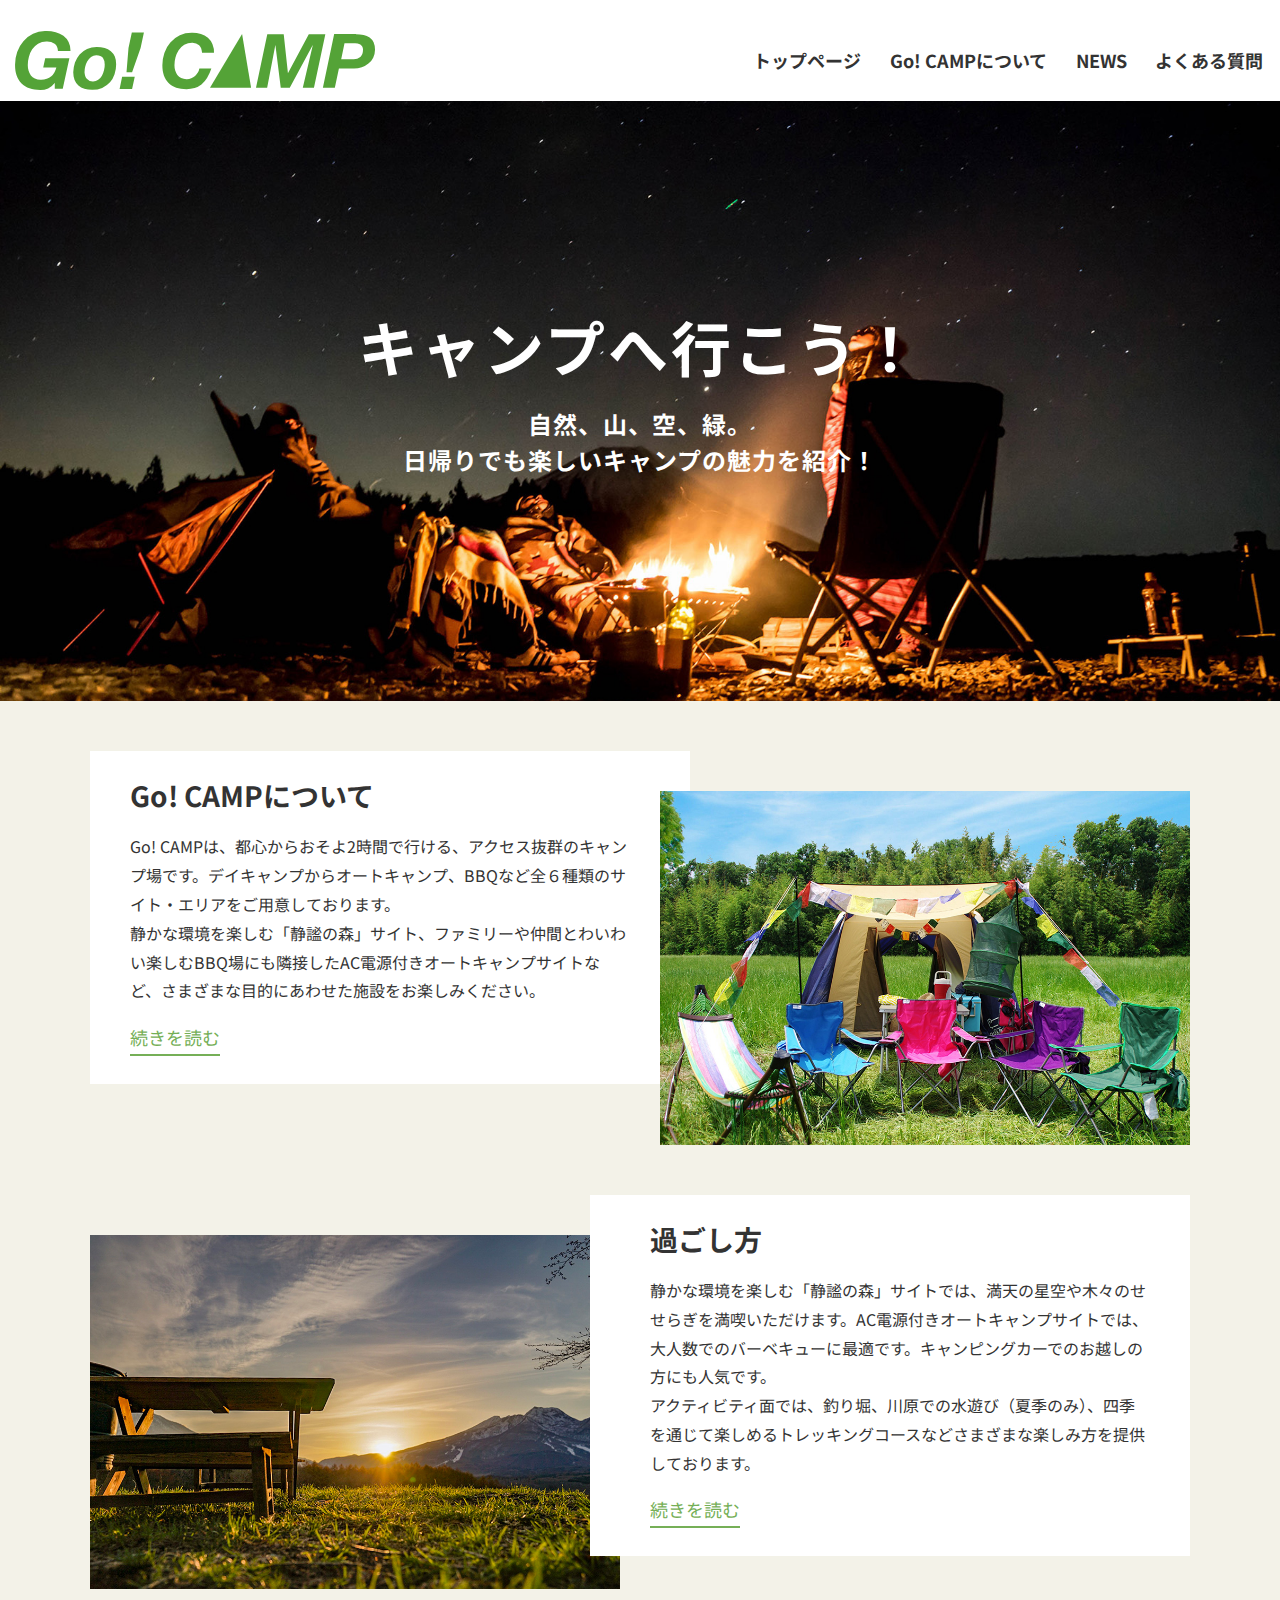
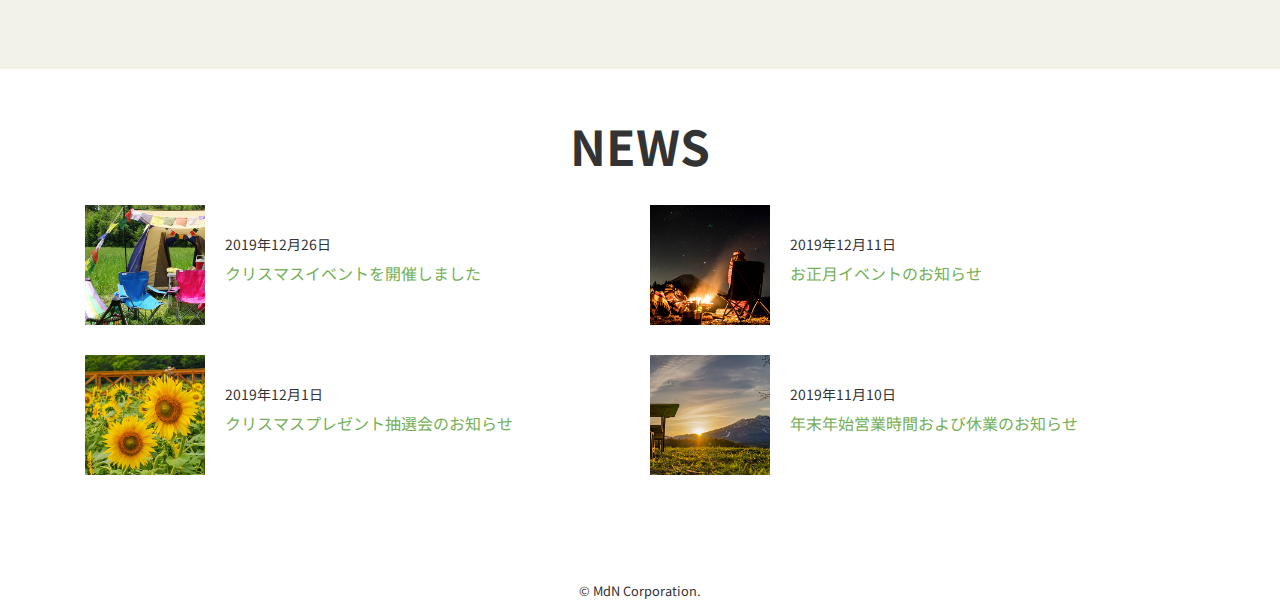
<file: HTML＋CSS/教科書/chan-pro02/Lesson9_sample/index.html>
<!DOCTYPE html>
<html lang="ja">
  <head>
    <meta charset="utf-8">
    <meta name="viewport" content="width=device-width">
    <link rel="stylesheet" href="https://fonts.googleapis.com/css?family=Noto+Sans+JP:400,700&amp;display=swap">
    <link rel="stylesheet" href="./css/normalize.css">
    <link rel="stylesheet" href="./css/style.css">
    <link rel="icon" href="./img/favicon.ico">
    <title>Go! CAMP</title>
    <script src="https://code.jquery.com/jquery-3.4.1.min.js" integrity="sha256-CSXorXvZcTkaix6Yvo6HppcZGetbYMGWSFlBw8HfCJo=" crossorigin="anonymous"></script>
    <script src="./js/script.js"></script>
  </head>
  <body class="top">
    <header>
      <a class="header-logo" href="./"><img src="./img/logo.svg" alt="Go! CAMP" width="240"></a><!-- .header-logo -->
      <button class="header-button"><span class="icon"></span></button>
      <nav class="header-gnav">
        <ul>
          <li><a href="./index.html">トップページ</a></li>
          <li><a href="#">Go! CAMPについて</a></li>
          <li><a href="./news/index.html">NEWS</a></li>
          <li><a href="./faq/index.html">よくある質問</a></li>
        </ul>
      </nav><!-- .header-gnav -->
    </header><!-- .header -->
    <div class="hero">
      <h1>キャンプへ行こう！</h1>
      <p>自然、山、空、緑。<br>日帰りでも楽しいキャンプの魅力を紹介！</p>
    </div><!-- .hero -->
    <div class="top-feature">
      <div class="top-feature_box">
        <h2>Go! CAMPについて</h2>
        <p>Go! CAMPは、都心からおそよ2時間で行ける、アクセス抜群のキャンプ場です。デイキャンプからオートキャンプ、BBQなど全６種類のサイト・エリアをご用意しております。<br>静かな環境を楽しむ「静謐の森」サイト、ファミリーや仲間とわいわい楽しむBBQ場にも隣接したAC電源付きオートキャンプサイトなど、さまざまな目的にあわせた施設をお楽しみください。</p>
        <a href="#">続きを読む</a>
      </div><!-- .top-feature_box -->
      <img src="./img/photo-img01.jpg" width="530" alt="">
    </div><!-- .top-feature -->
    <div class="top-feature">
      <div class="top-feature_box">
        <h2>過ごし方</h2>
        <p>静かな環境を楽しむ「静謐の森」サイトでは、満天の星空や木々のせせらぎを満喫いただけます。AC電源付きオートキャンプサイトでは、大人数でのバーベキューに最適です。キャンピングカーでのお越しの方にも人気です。<br>アクティビティ面では、釣り堀、川原での水遊び（夏季のみ）、四季を通じて楽しめるトレッキングコースなどさまざまな楽しみ方を提供しております。</p>
        <a href="#">続きを読む</a>
      </div><!-- .top-feature_box -->
      <img src="./img/photo-img02.jpg" width="530" alt="">
    </div><!-- .top-feature -->
    <section>
      <h2 class="heading-title">NEWS</h2>
      <ul class="top-list">
        <li>
          <a href="./news/index.html">
            <img src="./img/photo-thumb01.jpg" width="120" alt="">
            <div class="top-list_info">
              <time>2019年12月26日</time>
              <p class="top-list_title">クリスマスイベントを開催しました</p>
            </div><!-- .top-list_info -->
          </a>
        </li>
        <li>
          <a href="./news/index.html">
            <img src="./img/photo-thumb02.jpg" width="120" alt="">
            <div class="top-list_info">
              <time>2019年12月11日</time>
              <p class="top-list_title">お正月イベントのお知らせ</p>
            </div><!-- .top-list_info -->
          </a>
        </li>
        <li>
          <a href="./news/index.html">
            <img src="./img/photo-thumb03.jpg" width="120" alt="">
            <div class="top-list_info">
              <time>2019年12月1日</time>
              <p class="top-list_title">クリスマスプレゼント抽選会のお知らせ</p>
            </div><!-- .top-list_info -->
          </a>
        </li>
        <li>
          <a href="./news/index.html">
            <img src="./img/photo-thumb04.jpg" width="120" alt="">
            <div class="top-list_info">
              <time>2019年11月10日</time>
              <p class="top-list_title">年末年始営業時間および休業のお知らせ</p>
            </div><!-- .top-list_info -->
          </a>
        </li>
      </ul><!-- .top-list -->
    </section>
    <footer><small>&copy; MdN Corporation.</small></footer>
  </body>
</html>
</file>
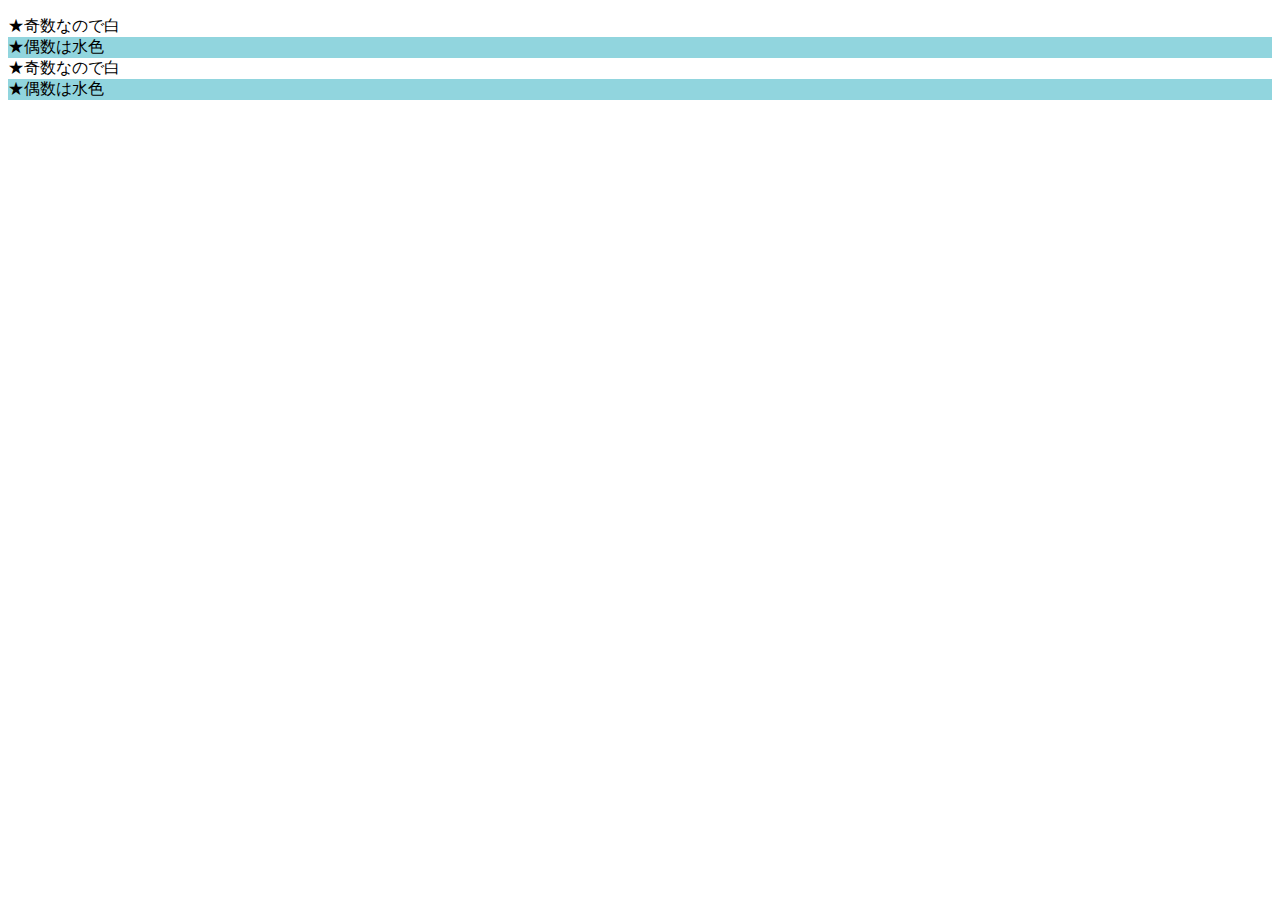
<file: HTML＋CSS/教科書/chan-pro02/Lesson4/4-column/index.html>
<!DOCTYPE html>
<html>
<head>
    <meta charset="UTF-8">
    <meta name="viewport" content="width=device-width,initial-scale=1">
    <title>疑似要素と疑似クラス</title>
    <link rel="stylesheet" href="style.css">
</head>
<body>
<ul>
    <li>奇数なので白</li>
    <li>偶数は水色</li>
    <li>奇数なので白</li>
    <li>偶数は水色</li>
</ul>
</body>
</html>
</file>
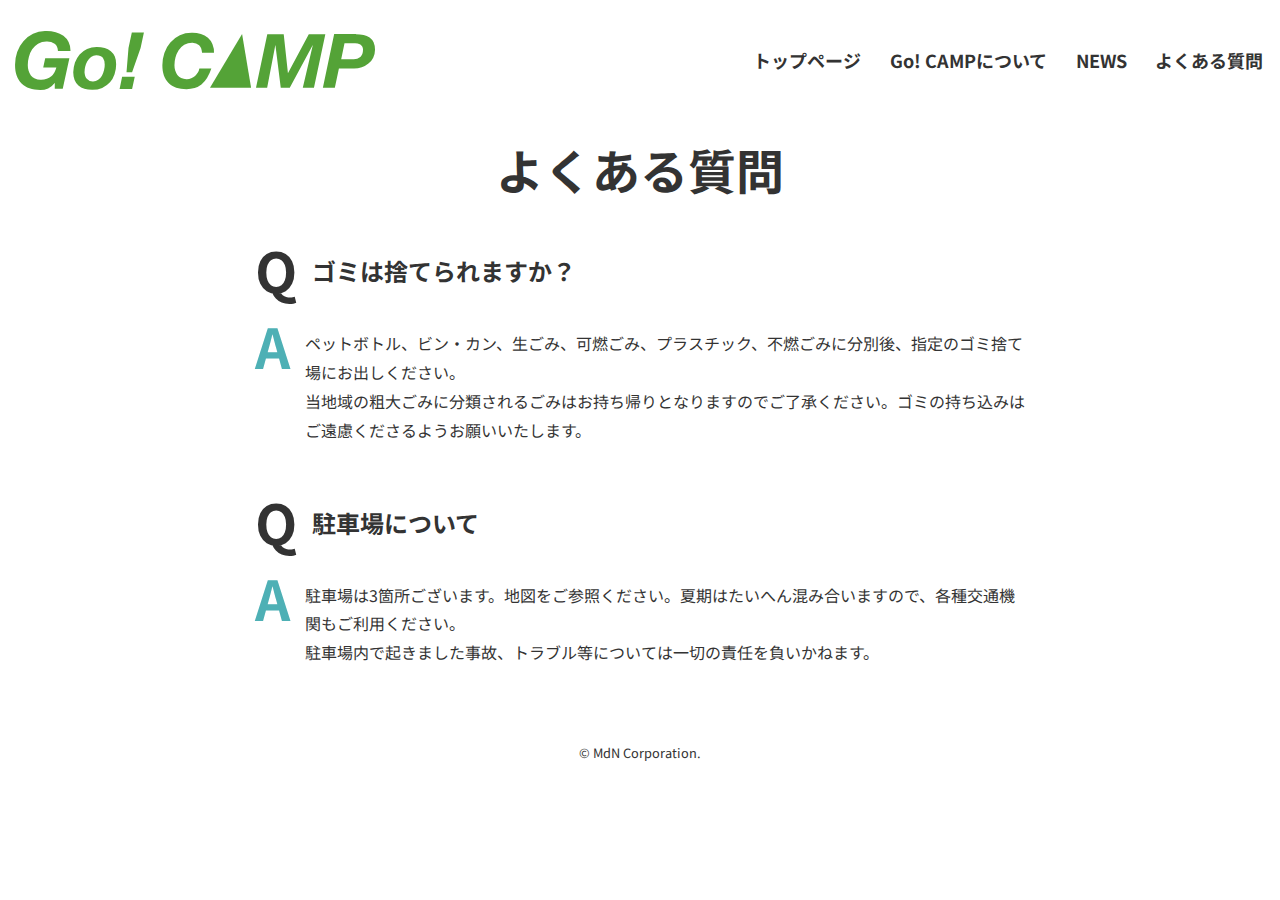
<file: HTML＋CSS/教科書/chan-pro02/Lesson9_sample/faq/index.html>
<!DOCTYPE html>
<html lang="ja">
  <head>
    <meta charset="utf-8">
    <meta name="viewport" content="width=device-width">
    <link rel="stylesheet" href="https://fonts.googleapis.com/css?family=Noto+Sans+JP:400,700&amp;display=swap">
    <link rel="stylesheet" href="../css/normalize.css">
    <link rel="stylesheet" href="../css/style.css">
    <link rel="icon" href="../img/favicon.ico">
    <title>Go! CAMP! - よくある質問</title>
    <script src="https://code.jquery.com/jquery-3.4.1.min.js" integrity="sha256-CSXorXvZcTkaix6Yvo6HppcZGetbYMGWSFlBw8HfCJo=" crossorigin="anonymous"></script>
    <script src="../js/script.js"></script>
  </head>
  <body class="faq">
    <header><a class="header-logo" href="../"><img src="../img/logo.svg" alt="Go! CAMP" width="240"></a><!-- .header-logo -->
      <button class="header-button"><span class="icon"></span></button>
      <nav class="header-gnav">
        <ul>
          <li><a href="../index.html">トップページ</a></li>
          <li><a href="#">Go! CAMPについて</a></li>
          <li><a href="../news/index.html">NEWS</a></li>
          <li><a href="../faq/index.html">よくある質問</a></li>
        </ul>
      </nav><!-- .header-gnav -->
    </header><!-- .header -->
    <h1 class="heading-title">よくある質問</h1>
    <section class="faq-section">
      <div class="faq-content">
        <h2>ゴミは捨てられますか？</h2>
        <p>ペットボトル、ビン・カン、生ごみ、可燃ごみ、プラスチック、不燃ごみに分別後、指定のゴミ捨て場にお出しください。<br>当地域の粗大ごみに分類されるごみはお持ち帰りとなりますのでご了承ください。ゴミの持ち込みはご遠慮くださるようお願いいたします。</p>
      </div><!-- .faq-content -->
      <div class="faq-content">
        <h2>駐車場について</h2>
        <p>駐車場は3箇所ございます。地図をご参照ください。夏期はたいへん混み合いますので、各種交通機関もご利用ください。<br>駐車場内で起きました事故、トラブル等については一切の責任を負いかねます。</p>
      </div><!-- .faq-content -->
    </section><!-- .faq-section -->
    <footer><small>&copy; MdN Corporation.</small></footer>
  </body>
</html>
</file>
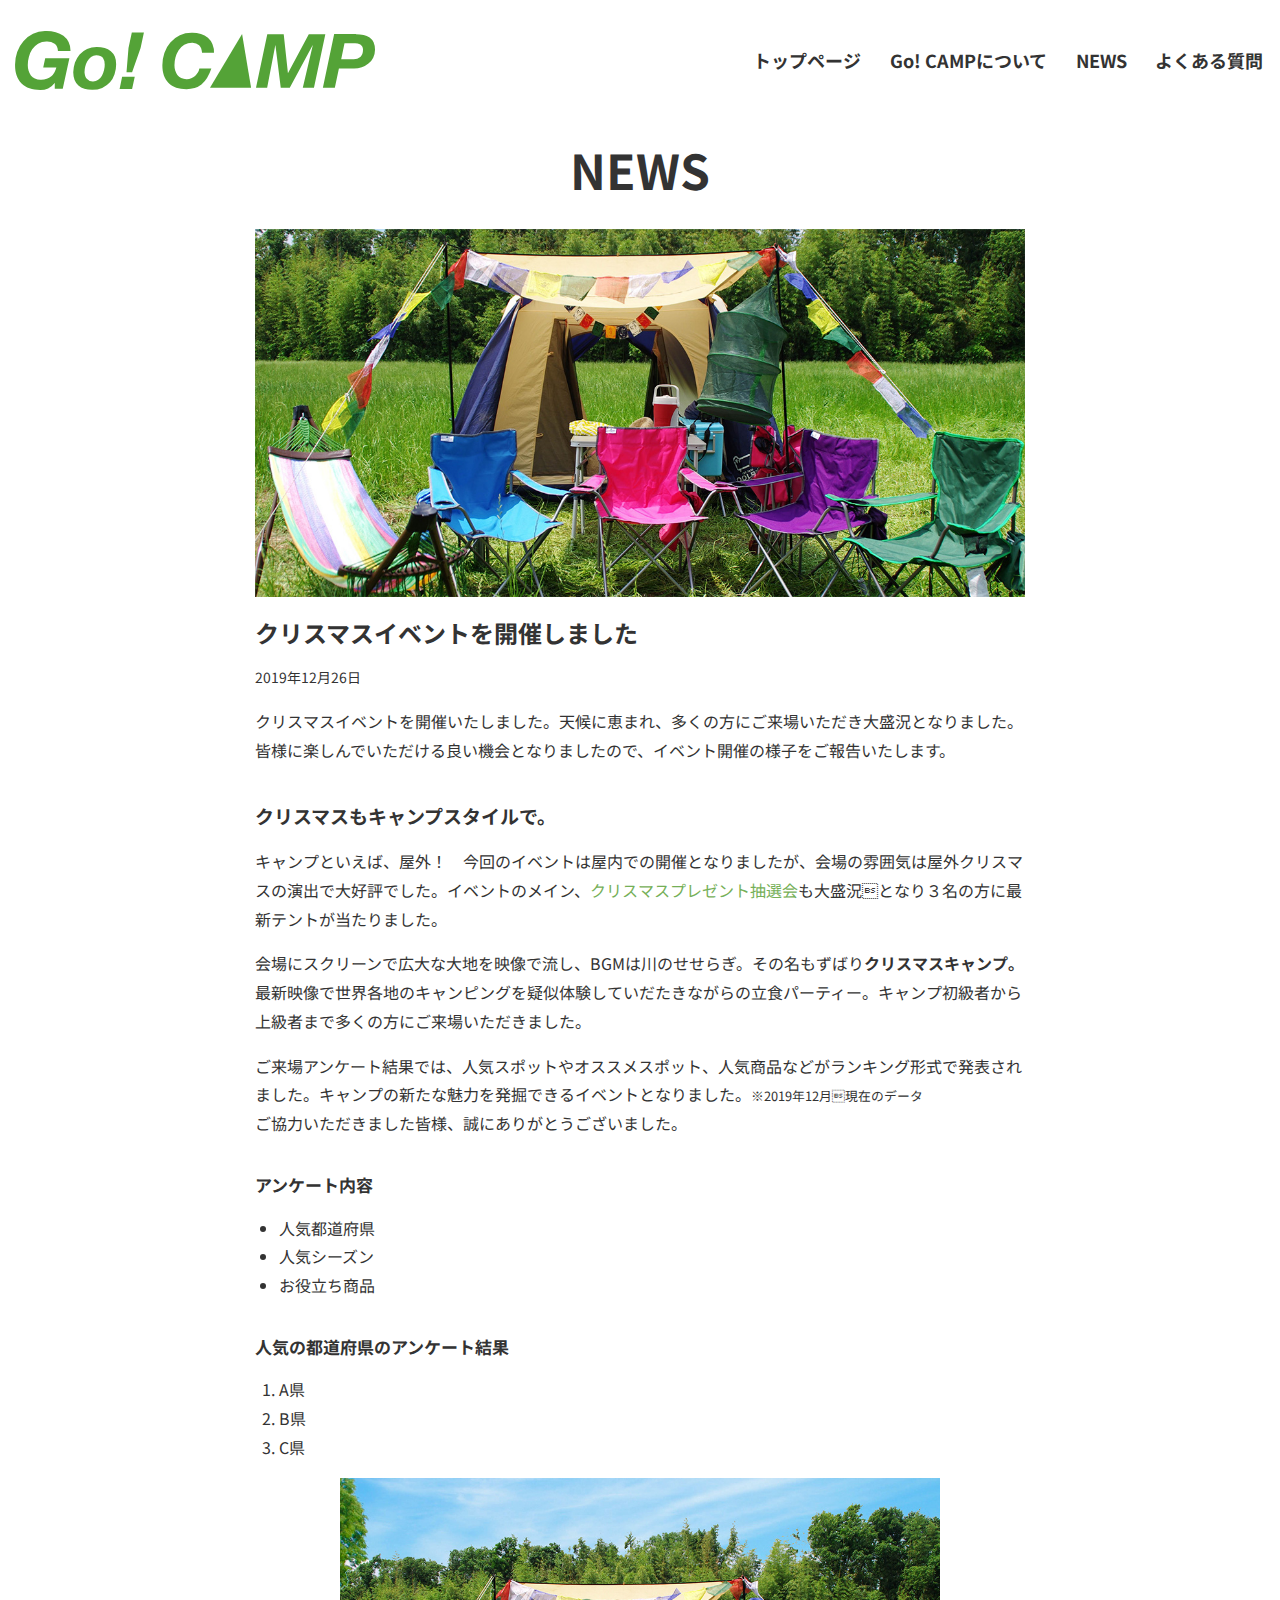
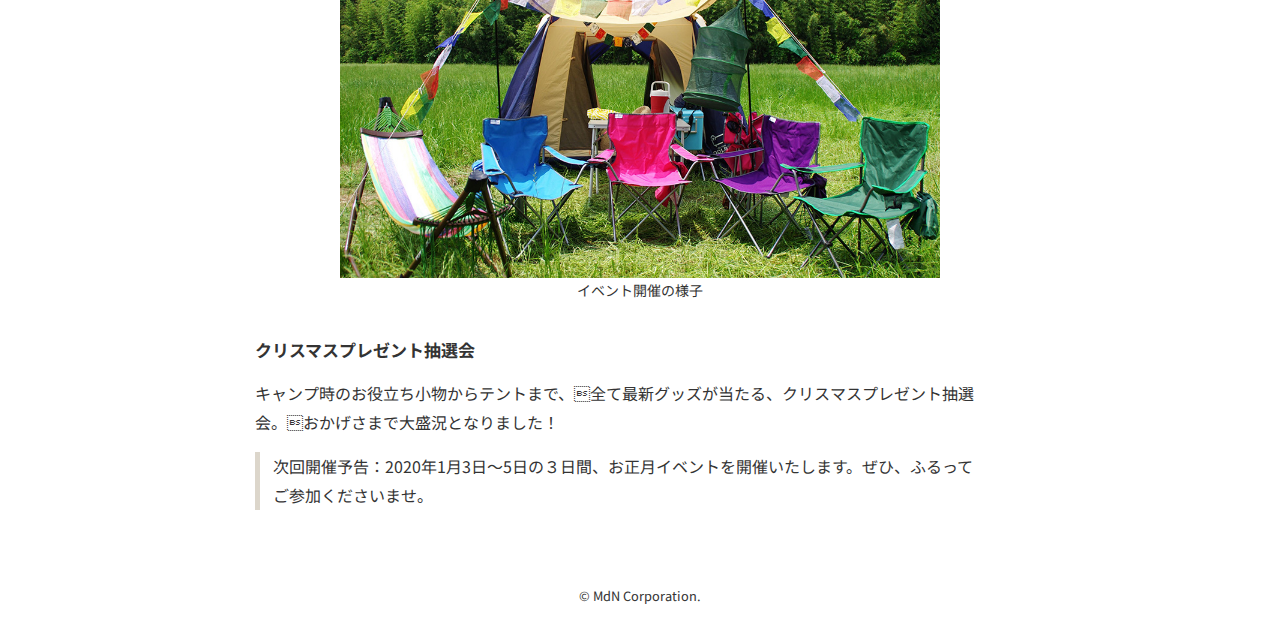
<file: HTML＋CSS/教科書/chan-pro02/Lesson9_sample/news/index.html>
<!DOCTYPE html>
<html lang="ja">
  <head>
    <meta charset="utf-8">
    <meta name="viewport" content="width=device-width">
    <link rel="stylesheet" href="https://fonts.googleapis.com/css?family=Noto+Sans+JP:400,700&amp;display=swap">
    <link rel="stylesheet" href="../css/normalize.css">
    <link rel="stylesheet" href="../css/style.css">
    <link rel="icon" href="../img/favicon.ico">
    <title>Go! CAMP! - NEWS</title>
    <script src="https://code.jquery.com/jquery-3.4.1.min.js" integrity="sha256-CSXorXvZcTkaix6Yvo6HppcZGetbYMGWSFlBw8HfCJo=" crossorigin="anonymous"></script>
    <script src="../js/script.js"></script>
  </head>
  <body class="news">
    <header><a class="header-logo" href="../"><img src="../img/logo.svg" alt="Go! CAMP" width="240"></a><!-- .header-logo -->
      <button class="header-button"><span class="icon"></span></button>
      <nav class="header-gnav">
        <ul>
          <li><a href="../index.html">トップページ</a></li>
          <li><a href="#">Go! CAMPについて</a></li>
          <li><a href="../news/index.html">NEWS</a></li>
          <li><a href="../faq/index.html">よくある質問</a></li>
        </ul>
      </nav><!-- .header-gnav -->
    </header><!-- .header -->
    <h1 class="heading-title">NEWS</h1>
    <article class="news-article">
      <div class="news-eyecatch"><img src="../img/photo-news01.jpg" alt=""></div>
      <h2>クリスマスイベントを開催しました</h2>
      <time>2019年12月26日</time>
      <p>クリスマスイベントを開催いたしました。天候に恵まれ、多くの方にご来場いただき大盛況となりました。皆様に楽しんでいただける良い機会となりましたので、イベント開催の様子をご報告いたします。</p>
      <h3>クリスマスもキャンプスタイルで。</h3>
      <p>キャンプといえば、屋外！　今回のイベントは屋内での開催となりましたが、会場の雰囲気は屋外クリスマスの演出で大好評でした。イベントのメイン、<a href="#">クリスマスプレゼント抽選会</a>も大盛況となり３名の方に最新テントが当たりました。</p>
      <p>会場にスクリーンで広大な大地を映像で流し、BGMは川のせせらぎ。その名もずばり<strong>クリスマスキャンプ。</strong>最新映像で世界各地のキャンピングを疑似体験していだたきながらの立食パーティー。キャンプ初級者から上級者まで多くの方にご来場いただきました。</p>
      <p>ご来場アンケート結果では、人気スポットやオススメスポット、人気商品などがランキング形式で発表されました。キャンプの新たな魅力を発掘できるイベントとなりました。<small>※2019年12月現在のデータ</small><br>ご協力いただきました皆様、誠にありがとうございました。</p>
      <h4>アンケート内容</h4>
      <ul>
        <li>人気都道府県</li>
        <li>人気シーズン</li>
        <li>お役立ち商品</li>
      </ul>
      <h4>人気の都道府県のアンケート結果</h4>
      <ol>
        <li>A県</li>
        <li>B県</li>
        <li>C県</li>
      </ol>
      <figure><img src="../img/photo-news02.jpg" width="600" alt="">
        <figcaption>イベント開催の様子</figcaption>
      </figure>
      <h4>クリスマスプレゼント抽選会</h4>
      <p>キャンプ時のお役立ち小物からテントまで、全て最新グッズが当たる、クリスマスプレゼント抽選会。おかげさまで大盛況となりました！</p>
      <blockquote>次回開催予告：2020年1月3日〜5日の３日間、お正月イベントを開催いたします。ぜひ、ふるってご参加くださいませ。</blockquote>
    </article><!-- .news-article -->
    <footer><small>&copy; MdN Corporation.</small></footer>
  </body>
</html>
</file>
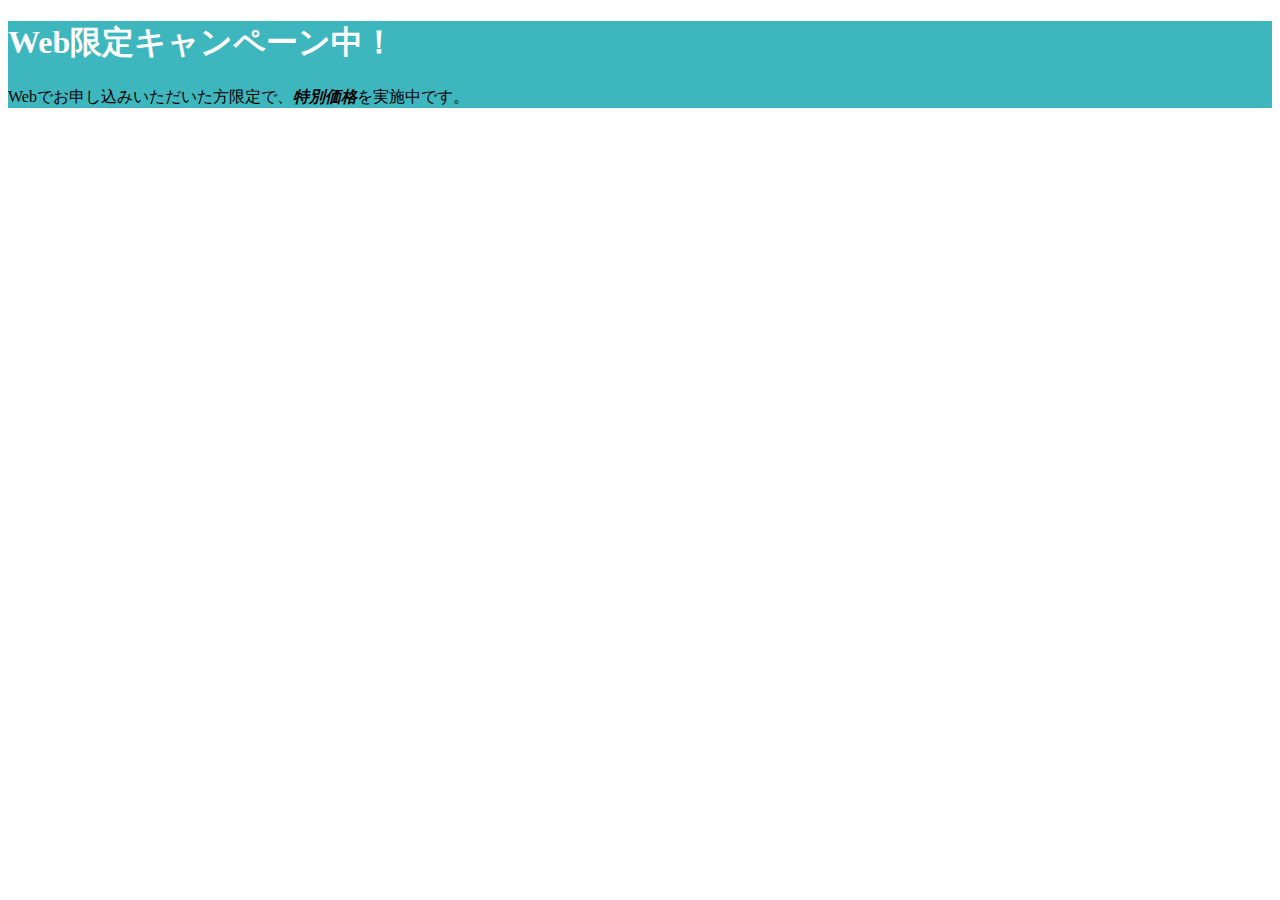
<file: HTML＋CSS/教科書/chan-pro02/Lesson3/3-03/doc/index.html>
<!DOCTYPE html>
<html>
<head>
    <meta charset="UTF-8">
    <meta name="viewport" content="width=device-width,initial-scale=1">
    <title>サンプル</title>
    <link rel="stylesheet" href="css/style.css">
</head>
<body>
<section>
    <h1>Web限定キャンペーン中！</h1>
    <p>Webでお申し込みいただいた方限定で、<em>特別価格</em>を実施中です。</p>
</section>
</body>
</html>
</file>
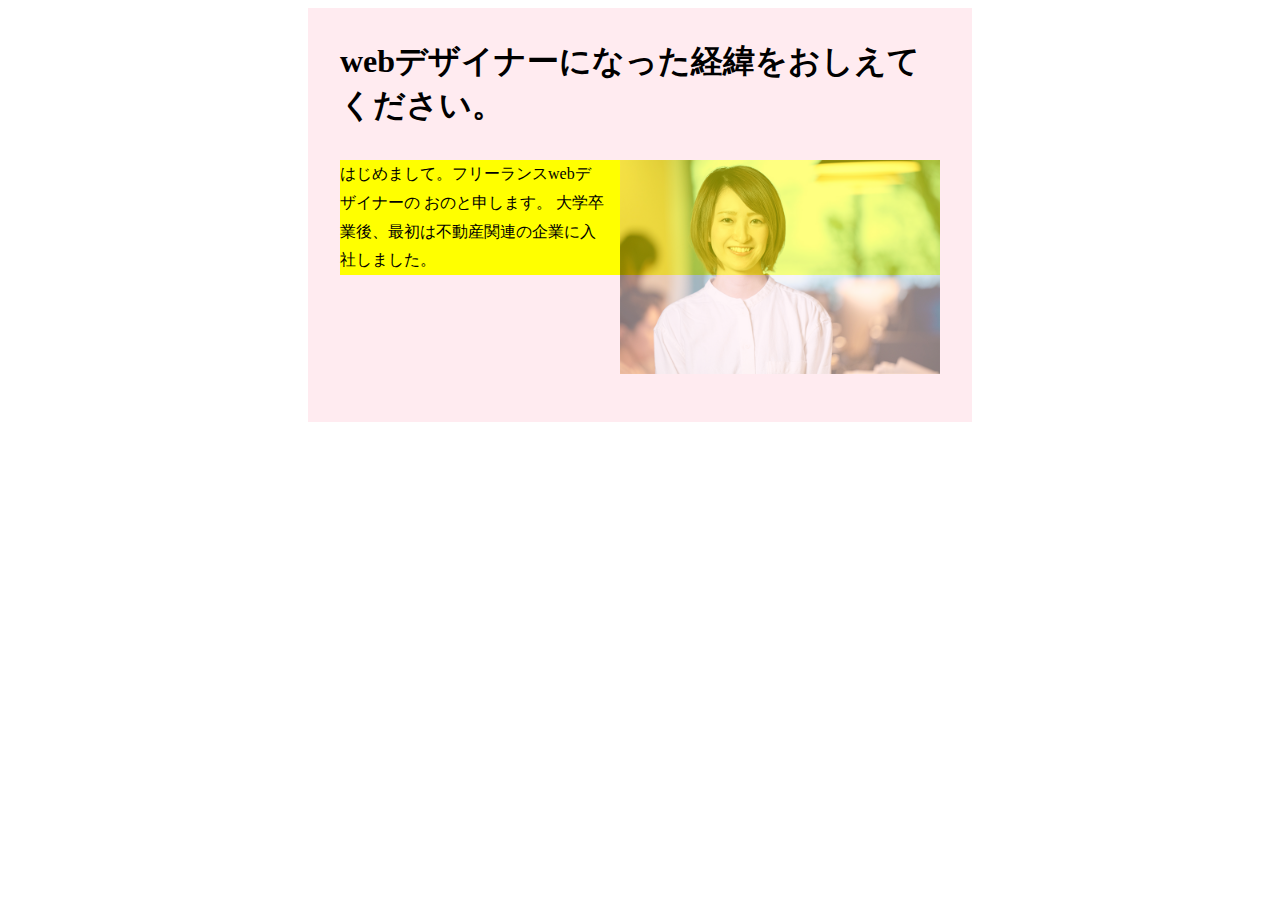
<file: HTML＋CSS/教科書/lesson3/3-06.html>
<!DOCTYPE html>
<html lang="en">
<head>
    <meta charset="UTF-8">
    <meta name="viewport" content="width=device-width, initial-scale=1.0">
    <title>3-06</title>
    <link rel="stylesheet" href="css/3-06.css">
</head>
<body>
    
<section class="clearfix">
    <h1>webデザイナーになった経緯をおしえてください。</h1>
    <img src="images/profile.jpg" alt="おのれいこ">
    <p>はじめまして。フリーランスwebデザイナーの おのと申します。 大学卒業後、最初は不動産関連の企業に入社しました。
       <br>
        <!--そこで自社パンフレットやwebサイトを担当させてもらえることになり、そこからデザインに興味を持ったんです。 それでデザインを専業にしたいと思い立ち、半年間学んだあとにWeb業界へ転職しました。 現在はフリーランスで活動しながら、デジタルハリウッド大学で非常勤講師をしたり、デジタルハリウッドSTUDIOのトレーナーもしています。 また、制作と講師業の他に、デザイナー向けのイベントの企画・運営も行っています。 -->
    </p>
    

</section>

</body>
</html>
</file>
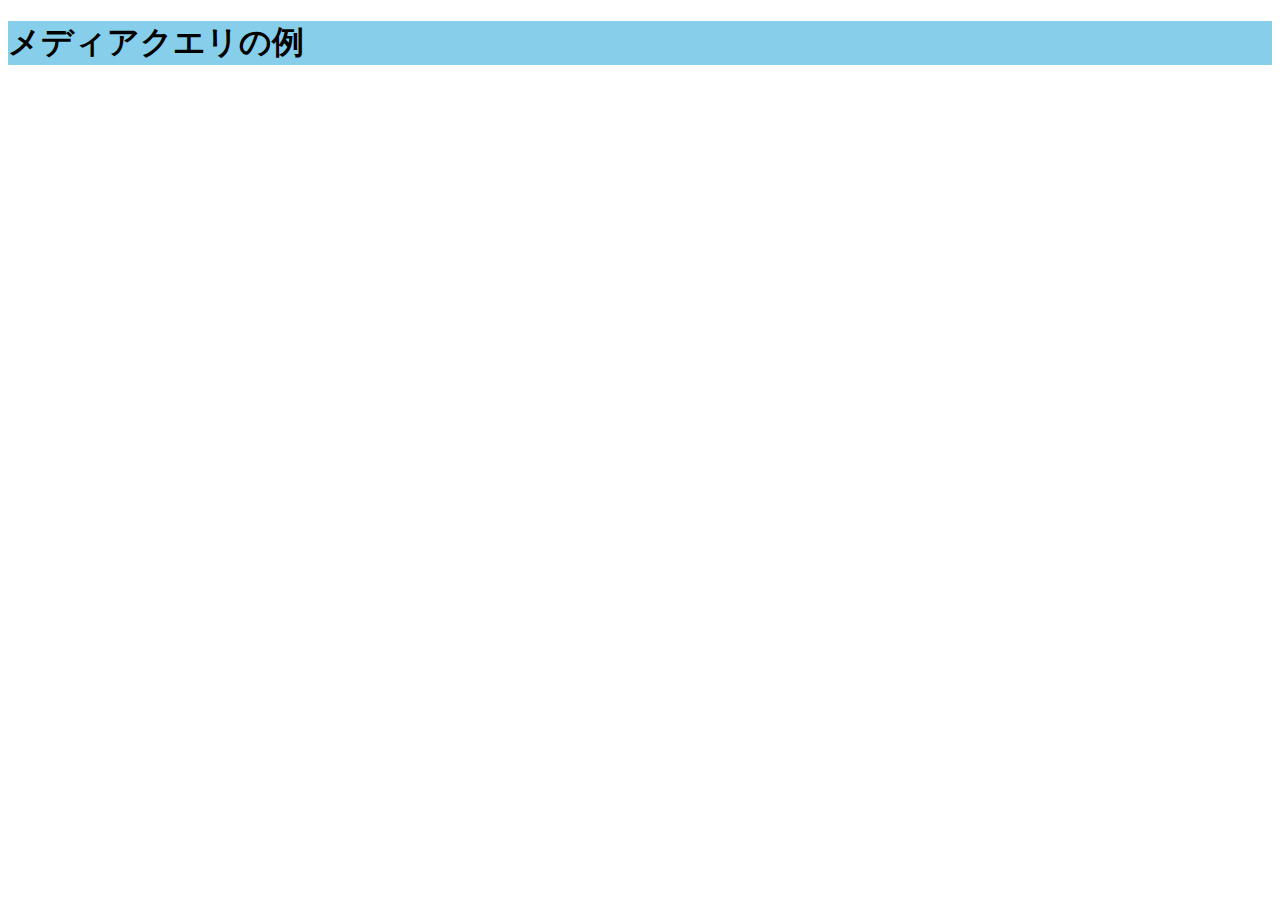
<file: HTML＋CSS/教科書/lesson3/3-07.html>
<!DOCTYPE html>
<html lang="en">
<head>
    <meta charset="UTF-8">
    <meta name="viewport" content="width=device-width, initial-scale=1.0">
    <title>3-07</title>
    <link rel="stylesheet" href="css/3-07.css">
</head>
<body>
   
 <h1>メディアクエリの例</h1>

</body>
</html>
</file>
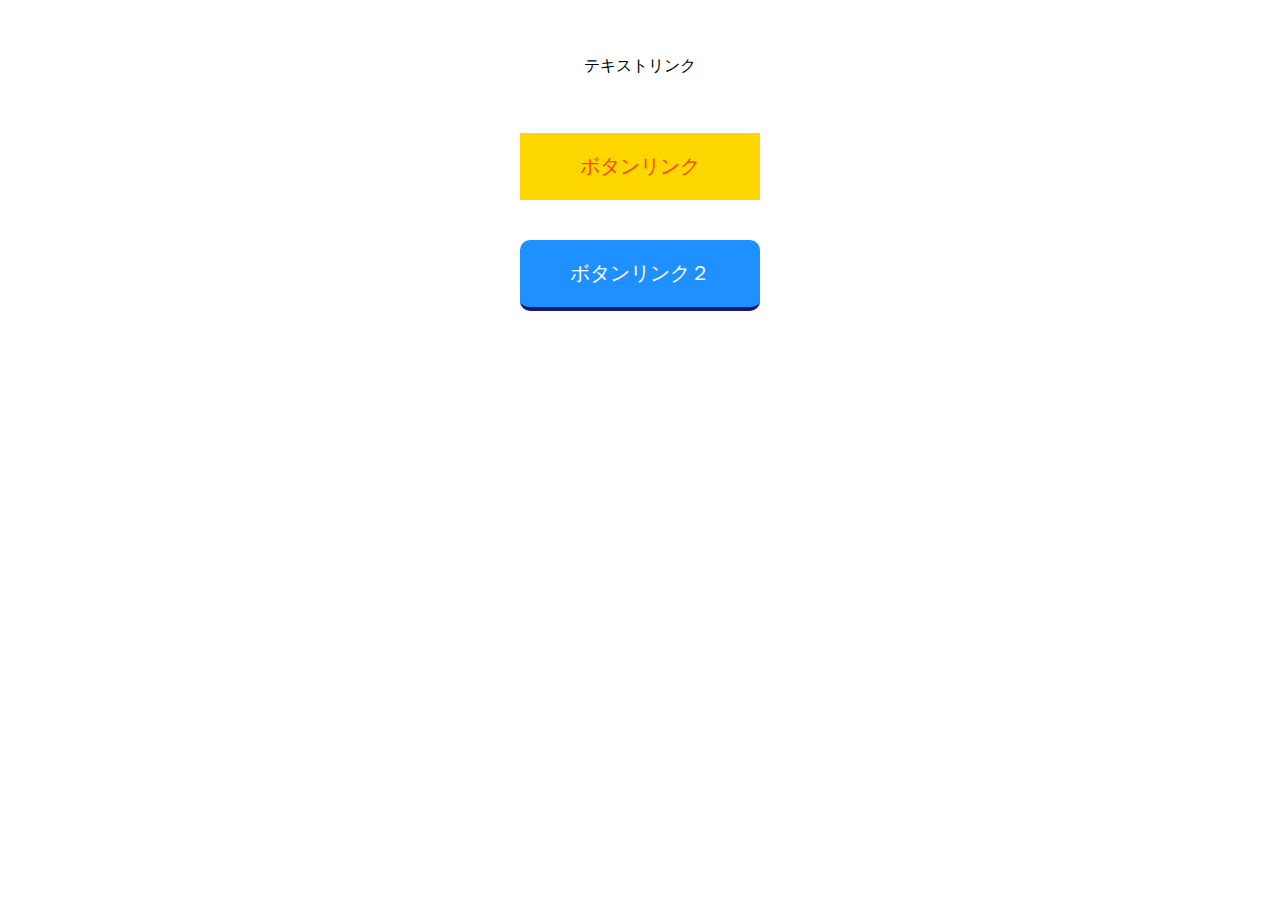
<file: HTML＋CSS/教科書/lesson3/3-08.html>
<!DOCTYPE html>
<html lang="en">
<head>
    <meta charset="UTF-8">
    <meta name="viewport" content="width=device-width, initial-scale=1.0">
    <title>3-08</title>
    <link rel="stylesheet" href="css/3-08.css">
</head>
<body>
    
<a href="#" class="text-link">テキストリンク</a>
<a href="https://books.mdn.co.jp"target="_blank" class="button-link"> ボタンリンク </a>
<a href="#" class="button-link2">ボタンリンク２</a>

</body>
</html>
</file>
<file: HTML＋CSS/教科書/style.css>
h1 {background-color:#ffe100;}   
p {color:#37bd82;}
p a{color:black;}
.abc {background-color:pink;}
</file>
<file: HTML＋CSS/教科書/chan-pro02/Lesson5_sample/css/style.css>
@charset "UTF-8";

/* ----- 共通設定 ----- */

* { box-sizing: border-box; }

body {
  font-family: "ヒラギノ角ゴ ProN", Meiryo, sans-serif;
  font-weight: 400;
  font-size: 16px;
  line-height: 1.5;
}
img { display: block; }

/* ----- HEADER MV ----- */

header img {
  width: 170px;
  margin: 0 auto;
}

.mv-area img {width: 100%;}


/* ----- SECTION 共通 ----- */

section {
  width: 100%;
  padding: 40px 0;
}

section:nth-of-type(1) { background-color: #dec200; }
section:nth-of-type(2) { background-color: #3eb6bd; }
section:nth-of-type(3) { background-color: #3d5a6d; }

.section-inner {
  width: 70%;
  margin: 0 auto;
}

h2 {
  border-bottom: 4px solid #fff;
  margin-bottom: 30px;
  color: #fff;
}

p {
  margin-bottom: 40px;
  color: #fff;
}

/* ----- LIST ----- */

ol li {
  margin-bottom: 20px;
  color: #fff;
}


/* ----- TABLE ----- */

table {
  width: 80%;
  margin: 0 auto;
  border-collapse: collapse;
  border-spacing: 0;
  background: #fff;
}

th,td {
  padding: 1em;
  border: 1px solid #3d5a6d;
  color: #3d5a6d;
}

th { background-color: #bfe1f6; }



/* ----- FORM ----- */

form{
  width: 80%;
  margin: 0 auto;
}
form dt {margin-bottom: 20px;}

form dt,
form label{color: #fff;}

form dt:before{
  content: "◆";
  margin-right: 10px;
}
form dd {
  margin-bottom: 40px;
  margin-left: 0;
}

input{
  width: 100%;
  border: none;
  padding: .5em;
  font-size: 1.1em;
}
input[type="radio"] {
  width: 1em;
  margin-left: 24px;
  margin-right: 4px;
}
button[type="submit"]{
  background-color: #3eb6bd;
  margin: 40px auto 0;
  display: block;
  width: 70%;
  padding: 20px;
  color: #fff;
  font-size: 20px;
}

.form-img-area img { width: 100%; }


/* ----- FOOTER ----- */

footer {
  padding: 20px;
  text-align: center;
  font-size: .9em;
}
address, small {
  margin-bottom: 10px;
  color: #2F4858;
}
</file>
<file: HTML＋CSS/教科書/chan-pro02/Lesson6_sample/css/style.css>
@charset "utf-8";

/* 全体のスタイル調整 */
* {
  box-sizing: border-box;
}

/* bodyの初期スタイル調整 */
body {
  font-size: 16px;
  line-height: 1.5;
  font-family: -apple-system, BlinkMacSystemFont, "Helvetica Neue", YuGothic, "ヒラギノ角ゴ ProN W3", "Hiragino Kaku Gothic ProN", Arial, "メイリオ", Meiryo, system-ui, sans-serif;
  color: #333;
  background-color: #fff;
}

/* ヘッダー部分のスタイル調整 */
h1 {
  margin-bottom: 24px;
}

h1 img {
  max-width: 100%;
}

@media screen and (min-width: 768px) {
  h1 {
    border-top: 16px solid #fa982d;
    margin-bottom: 40px;
    text-align: center;
  }
  
  h1 img {
    width: 960px;
  }
}

@media screen and (min-width: 992px) {
  h1 {
    padding-top: 40px;
  }
}

/* 見出し関連のスタイル調整 */
h2 {
  margin-bottom: 16px;
  text-align: center;
}

h2 img {
  height: 3rem;
}

h3 {
  margin-bottom: 16px;
  text-align: center;
  font-size: 1rem;
}

@media screen and (min-width: 768px) {
  h2 {
    margin-bottom: 32px;
  }
  
  h2 img {
    height: 4rem;
  }
  
  h3 {
    margin-bottom: 24px;
    font-size: 1.25rem;
  }
}

/* 「本書の特長」のスタイル調整 */
.feature {
  margin-bottom: 24px;
}

.feature_01,
.feature_02 {
  width: 296px;
  margin: 0 auto 24px;
}

.feature_img {
  margin-bottom: 16px;
}

.feature_img img {
  max-width: 100%;
}

.feature_text {
  font-size: 0.75rem;
}

.book-more {
  text-align: center;
}

.book-more a {
  display: inline-block;
  padding: 8px 40px;
  border: 1px solid #333;
  border-radius: 8px;
  font-size: 0.75rem;
  color: #333;
  background-color: #fff;
  text-decoration: none;
}

.book-more a::after {
  display: inline-block;
  position: relative;
  content: "";
  width: 16px;
  height: 16px;
  top: 2px;
  left: 8px;
  background: url(../img/arrow.png) no-repeat right center;
}

@media screen and (min-width: 768px) {
  .feature {
    margin-bottom: 80px;
  }
  
  .feature-wrap {
    width: 768px;
    margin: 0 auto 40px;
    display: flex;
    justify-content: space-around;
  }
  
  .feature_01,
  .feature_02 {
    width: 344px;
    margin: 0;
  }
  
  .feature_img {
    margin-bottom: 24px;
  }
  
  .feature_text {
    font-size: 1rem;
  }
  
  .book-more a {
    padding: 16px 96px;
    font-size: 1rem;
  }
  
  .book-more a:hover {
    background-color: rgba(0,0,0,0.2);
  }
}

/* 「本書の章構成」のスタイル調整 */
.contents-list {
  margin-bottom: 24px;
  background: url(../img/contents-list_bg.jpg) no-repeat center center #fdd;
  background-size: cover;
  padding: 24px 0;
}

.contents-list ul {
  list-style: none;
  width: 296px;
  margin: 0 auto;
  padding: 8px 24px;
  font-size: 0.75rem;
  background-color: rgba(255,255,255,0.8);
}

.contents-list ul li {
  border-bottom: 1px dotted #000;
  padding: 10px 0;
}

.contents-list ul li:last-child {
  border-bottom: none;
}

@media screen and (min-width: 768px) {
  .contents-list {
    margin-bottom: 80px;
    padding: 32px 0;
  }
  
  .contents-list ul {
    width: 640px;
    font-size: 1rem;
  }
}

/* 「本書の著者」のスタイル調整 */
.author {
  margin-bottom: 24px;
}

.author dl {
  width: 296px;
  margin: 0 auto;
}

.author dl dt {
  font-weight: bold;
  font-size: 1rem;
  margin-bottom: 8px;
  padding-bottom: 4px;
  border-bottom: 1px solid #000;
}

.author dl dd {
  margin-bottom: 16px;
  font-size: 0.75rem;
}

@media screen and (min-width: 768px) {
  .author {
    margin-bottom: 80px;
  }
  
  .author dl {
    width: 680px;
  }
  
  .author dl dt {
    margin-bottom: 16px;
    padding-bottom: 8px;
    font-size: 1.25rem;
  }

  .author dl dd {
    margin-bottom: 40px;
    font-size: 1rem;
  }
}

/* フッター部分のスタイル調整 */
.book-info {
  height: 60vh;
  background: url(../img/footer_bg.jpg) no-repeat center center #fdd;
  background-size: cover;
  display: flex;
  justify-content: center;
  align-items: center;
}

.book-info-wrap {
  width: 296px;
  padding: 16px;
  background-color: rgba(255,255,255,0.8);
}

.book-info-wrap p {
  margin-bottom: 16px;
  font-weight: bold;
  font-size: 1rem;
}

.book-info ul {
  list-style: none;
  font-size: 0.75rem;
}

.footer-info {
  padding: 32px 0;
  color: #fff;
  background-color: #000;
}

.footer-info ul {
  margin-bottom: 24px;
  list-style: none;
  display: flex;
  justify-content: center;
}

.footer-info ul li {
  margin: 0 8px;
}

.footer-info ul li img {
  width: 24px;
  height: 24px;
}

.copyright {
  text-align: center;
  font-size: 0.75rem;
}

@media screen and (min-width: 768px) {
  .book-info {
    height: 80vh;
  }
  
  .book-info-wrap {
    width: 680px;
    padding: 32px;
  }
  
  .book-info-wrap p {
    margin: 0 0 32px;
    font-size: 2rem;
  }
  
  .book-info ul {
    font-size: 1rem;
  }
  
  .book-info ul li {
    display: inline-block;
    margin-right: 16px;
  }
  
  .footer-info {
    padding: 32px 0 40px;
    display: flex;
    justify-content: space-around;
    align-items: center;
  }
  
  .footer-info ul {
    margin: 0;
  }
  
  .footer-info ul li {
    margin: 0 16px;
  }

  .footer-info ul li img {
    width: 40px;
    height: 40px;
  }
  
  .copyright {
    font-size: 1rem;
  }
}
</file>
<file: HTML＋CSS/教科書/chan-pro02/Lesson7_sample/css/style.css>
@charset "utf-8";
/*----------------------------
このCSSファイルに、スタイル指定を記述していきます。
----------------------------*/

/* 全体のスタイル調整 */
* {
  box-sizing: border-box;
}

/* bodyの初期スタイル調整 */
body {
  font-size: 16px;
  line-height: 1.5;
  font-family: 'Noto Sans JP', 'Open Sans', sans-serif;
  font-weight: 400;
  color: #333;
  background-color: #fff;
}

/* 初期スタイル調整 */
h1,
h2,
h3 {
  margin-top: 0;
  line-height: 1.5;
  letter-spacing: 0.2em;
  text-align: center;
}

h3 {
  color: #85a7cc;
  font-size: 14px;
  margin-bottom: 20px;
}

p {
  margin-top: 0;
  margin-bottom: 1.5em;
  text-align: justify;
}

address {
  font-style: normal;
}

a {
  color: #666;
  text-decoration: none;
}

a:hover,
a:focus {
  color: #000;
  text-decoration: none;
}

ul {
  margin: 1em 0;
  padding: 0;
  list-style: none;
}

img {
  width: 100%;
  height: auto;
}

section {
  padding: 60px 0;
}

/* 初期スタイル調整 ここまで */

/* 共通スタイル調整 ここから */

/*h2関連*/
.h2-title {
  position: relative;
  text-transform: uppercase;
  z-index: 100;
}

.h2-title::before {
  content: "";
  display: block;
  width: 40px;
  height: 40px;
  background: #a5d1ff;
  position: absolute;
  left: 50%;
  margin-left: -20px;
  transform: rotate(45deg);
  z-index: -100;
}

/*テキスト関連*/
.txt-center {
  text-align: center;
}

.txt-lead {
  font-weight: 700;
}

/*ボタン関連*/
.btn {
  display: block;
  padding: 20px 35px;
  border-radius: 8px;
  margin: 0 auto;
  border: none;
}

.btn:hover,
.btn:focus {
  background: rgba(0, 0, 0, 0.7);
  cursor: pointer;
}

/*Web予約ボタン*/
.btn-reserve {
  color: #fff;
  background: #6699ff;
}

/*レイアウト関連*/
.inner {
  padding: 0 15px;
  margin: 0 auto;
}

@media screen and (min-width:768px) {
  .inner {
    max-width: 1200px;
  }
}

.sp-only {
  display: block;
}

.pc-only {
  display: none;
}

@media screen and (min-width:768px) {
  .sp-only {
    display: none;
  }

  .pc-only {
    display: block;
  }
}



/* 共通スタイル調整 ここまで */

/* ヘッダーブロック ここから */
.header {
  position: fixed;
  top: 0px;
  width: 100%;
  padding: 10px;
  background: rgba(255, 255, 255, 0.9);
  z-index: 200;
}

.header-logo-menu {
  display: flex;
  flex-direction: row;
  justify-content: space-between;
}

/*ロゴ*/
.logo-area {
  width: 200px;
  margin: 0;
  text-align: left;
}

@media screen and (min-width:768px) {
  .logo-area {
    width: 250px;
  }
}

/*ハンバーガーメニュー*/
.gnav-toggle {
  position: relative;
  margin-top: 12px;
}


/*チェックボックス等は非表示に*/
.gnav-hidden {
  display: none;
}

/*アイコンのスペース*/
#gnav-open {
  display: inline-block;
  width: 30px;
  height: 22px;
  vertical-align: middle;
}

/*ハンバーガーの形をCSSで表現*/
#gnav-open span,
#gnav-open span::before,
#gnav-open span::after {
  content: '';
  position: absolute;
  height: 3px;
  /*線の太さ*/
  width: 25px;
  /*長さ*/
  border-radius: 3px;
  background: #555;
  display: block;
  cursor: pointer;
}

#gnav-open span::before {
  bottom: -8px;
}

#gnav-open span::after {
  bottom: -16px;
}

/*閉じる用の薄黒箇所*/
#gnav-close {
  display: none;
  position: fixed;
  z-index: 90;
  top: 0;
  left: 0;
  width: 100%;
  height: 100%;
  background: #000;
  opacity: 0;
  transition: 0.3s ease-in-out;
}

/*チェックがついたら表示させる*/
#gnav-input:checked ~ #gnav-close {
  display: block;
  opacity: 0.5;
}

#gnav-input:checked ~ #gnav-content {
  transform: translateX(0%);
  box-shadow: 6px 0 25px rgba(0, 0, 0, 0.15);
}

/*メニューの中身*/
#gnav-content {
  overflow: auto;
  position: fixed;
  top: 0;
  left: 0;
  z-index: 300;
  width: 70%;
  max-width: 300px;
  height: 100%;
  background: rgba(0, 0, 0, 0.8);
  transition: 0.3s ease-in-out;
  transform: translateX(-105%);
}

.gnav-menu {
  display: flex;
  flex-direction: column;
  align-items: center;
  padding-top: 50px;
  text-transform: uppercase;
}


.gnav-item {
  border-bottom: 2px dotted #eee;
  margin: 10px;
  padding-bottom: 20px;
}

.gnav-item a {
  color: #fff;
  font-size: 12px;
  display: block;
  width: 200px;
  text-align: center;
}

.gnav-item a::first-line {
  font-size: 16px;
  font-weight: bold;
}

@media screen and (min-width:768px) {
  .gnav-menu {
    flex-direction: row;
    padding-top: 15px;
    margin: 0;
  }

  .gnav-item {
    border-bottom: none;
    margin: 0;
    padding-bottom: 0;
  }

  .gnav-item a {
    color: #333;
    width: 120px;
  }

  .gnav-item a:hover {
    color: #85a7cc;
  }


}






/*-------------------------------------------
　メインビジュアル
-------------------------------------------*/
.mv-area {
  width: 100vw;
  height: 100vh;
  background-image: url(../img/hero.jpg);
  background-size: cover;
  background-position: center center;
  display: flex;
  justify-content: center;
  align-items: center;
  flex-direction: column;
}

.mv-title {
  color: #fff;
  text-shadow: 0px 0px 3px #333;
  margin-top: 70px;
}

@media screen and (min-width:768px) {
  .mv-area {
    width: 100%;
    height: 600px;
  }

  .mv-title {
    margin-top: 90px;
  }
}





/*-------------------------------------------
　レンタルスペースの紹介
-------------------------------------------*/
.info-area {
  background-color: #85a7cc;
}

.info-txt {
  color: #fff;
}


@media screen and (min-width:768px) {
  .info-content {
    display: flex;
    flex-direction: row-reverse;
    align-items: center;
  }

  .info-txt {
    flex: 1;
    margin-left: 30px;
  }

  .info-area img {
    flex: 1
  }
}

/*-------------------------------------------
　サービスの案内
-------------------------------------------*/
.service-area {
  background-color: #fff;
}

.service-content {
  display: flex;
  flex-wrap: wrap;
}

.service-item {
  flex: 40%;
  text-align: center;
  padding: 20px 20px 0;
  margin: 5px;
  border: 3px solid #527acc;
  border-radius: 10px;
}

.service-item img {
  width: 120px;
}

@media screen and (min-width:768px) {
  .service-content {
    flex-wrap: nowrap;
    max-width: 1200px;
    margin: 0 auto;
  }

  .service-item {
    flex: 1;
  }

}


/*-------------------------------------------
　プランの紹介
-------------------------------------------*/
.plan-area {
  background-color: #f0f0f0;
}

.plan-content {
  display: flex;
  flex-direction: column;
}

.plan-item {
  background-color: #fff;
  margin-bottom: 30px;
  box-shadow: 1px 1px 3px #aaa;
}

.plan-info {
  padding: 0 15px 15px;
}

.plan-title {
  text-align: center;
  padding-bottom: 10px;
  border-bottom: 2px solid #527acc;
}

.plan-price {
  text-align: center;
  padding: 10px;
  border: 2px solid #527acc;
}

.plan-list li::before {
  content: "";
  background: url(../img/list-marker.svg) no-repeat;
  width: 16px;
  height: 16px;
  display: inline-block;
  vertical-align: middle;
  margin: 0 10px 3px;
}

@media screen and (min-width:768px) {
  .plan-content {
    flex-direction: row;
  }

  .plan-item {
    flex: 1;
    margin-top: 0;
    margin-left: 15px;
    margin-right: 15px;
  }
}

/*-------------------------------------------
　アクセス
-------------------------------------------*/
.access-area {
  padding-bottom: 0;
}

.access-area img {
  display: block;
  max-width: 280px;
  max-height: 280px;
  border-radius: 50%;
  overflow: hidden;
  margin: 10px auto 30px;
}

.access-maparea {
  position: relative;
  padding-top: 100%;
}

.access-map {
  position: absolute;
  top: 0;
  left: 0;
  width: 100%;
  height: 100%;
}

@media screen and (min-width:768px) {
  .access-content {
    display: flex;
    flex-direction: row;
    align-items: center;
    padding-left: 150px;
  }

  .access-maparea {
    position: relative;
    padding-top: 30%;
  }

}


/*-------------------------------------------
　ページトップ
-------------------------------------------*/
.pagetop {
  text-align: right;
  padding: 15px;
  background-color: #f0f0f0;
}

.pagetop a::after {
  content: "";
  background: url(../img/list-marker.svg) no-repeat;
  width: 16px;
  height: 16px;
  display: inline-block;
  vertical-align: middle;
  margin: 0 0 3px 10px;
  transform: rotate(-90deg);
}


/*-------------------------------------------
　フッター
-------------------------------------------*/
.foot-area {
  color: #fff;
  text-align: center;
  padding-top: 40px;
  background-color: #596680;
}

.foot-logo {
  margin: 0 auto 20px;
}

.text-phone,
.text-phone a {
  color: #fff;
  font-size: 24px;
  font-weight: 700;
  letter-spacing: 0.1em;
  margin-bottom: 40px;
}

.foot-area_copy {
  color: #ccc;
  font-size: 12px;
  display: inline-block;
  width: 100%;
  padding: 10px;
  background-color: #333;
}

@media screen and (min-width:768px) {
  a[href^="tel:"] {
    pointer-events: none;
  }
}
</file>
<file: HTML＋CSS/教科書/chan-pro02/Lesson8_sample/css/style.css>
@charset "UTF-8";
*,
*::before,
*::after {
  box-sizing: border-box;
  margin: 0;
  border: none;
  padding: 0;
  font: inherit;
}
html, body {
  height: 100%;
}
a {
  transition: .3s ease;
  color: #292929;
}
a:hover {
  opacity: .7;
}
body {
  font-size: 14px;
  letter-spacing: .065em;
  color: #292929;
}
@media screen and (min-width: 768px) {
  body {
    font-size: 18px;
  }
}
@media screen and (min-width: 768px) {
  .sp {
    display: none;
  }
}
.pc {
  display: none;
}
@media screen and (min-width: 768px) {
  .pc {
    display: block;
  }
}
.header {
  display: flex;
  justify-content: space-between;
  align-items: center;
  position: fixed;
  left: 0;
  top: 0;
  z-index: 20;
  padding: 20px;
  width: 100%;
}
@media screen and (min-width: 768px) {
  .header {
    padding: 30px;
  }
}
.header-logo {
  margin: 0;
}
@media screen and (min-width: 768px) {
  .header-logo svg {
    width: 350px;
  }
}
.header-button {
  position: fixed;
  right: 0;
  top: 0;
  display: flex;
  flex-wrap: wrap;
  justify-content: center;
  align-items: center;
  border: none;
  width: 75px;
  height: 75px;
  background-color: transparent;
  color: #000;
}
@media screen and (min-width: 768px) {
  .header-button {
    display: none;
  }
}
.header-button span {
  display: block;
  position: relative;
  top: 0;
  margin: 0 auto;
  width: 24px;
  height: 3px;
  background-color: #292929;
  transition: .3s ease;
}
.header-button span::before,
.header-button span::after {
  content: ' ';
  display: block;
  position: absolute;
  left: 0;
  width: 100%;
  height: 3px;
  transition: all .3s;
  background-color: inherit;
}
.header-button span::before {
  top: -9px;
}
.header-button span::after {
  top: 9px;
}
body.open .header-button {
  z-index: 30;
}
body.open .header-button span {
  width: 30px;
  background-color: transparent;
}
body.open .header-button span::before,
body.open .header-button span::after {
  top: 0;
  background-color: #292929;
}
body.open .header-button span::before {
  transform: rotate(45deg);
}
body.open .header-button span::after {
  transform: rotate(-45deg);
}
/* header-nav */
.header-nav {
  list-style: none;
  display: flex;
  flex-direction: column;
  justify-content: center;
  align-items: center;
  position: fixed;
  right: 0;
  top: 0;
  margin: 0;
  padding: 0;
  width: 100%;
  height: 100%;
  background-color: rgba(229, 229, 229, .9);
  font-family: 'Noto Sans JP', sans-serif;
  font-size: 20px;
  font-weight: 900;
  transform: translateX(100%);
  transition: .3s ease;
}
@media screen and (min-width: 768px) {
  .header-nav {
    position: static;
    flex-direction: row;
    width: auto;
    height: auto;
    background-color: transparent;
    transform: none;
  }
}
.header-nav-item:nth-child(n+2) {
  margin-top: 2em;
}
@media screen and (min-width: 768px) {
  .header-nav-item:nth-child(n+2) {
    margin-top: 0;
    margin-left: 2em;
  }
}
body.open .header-nav {
  transform: translateX(0);
}
.header-nav a {
  text-decoration: none;
}
main {
  display: block;
  padding: 20px;
}
.article-inner {
  max-width: 430px;
}
/* footer */
.footer {
  padding: 1em 0;
  width: 100%;
}
.top .footer,
.profile .footer {
  position: absolute;
  left: 0;
  bottom: 0;
}
.footer-txt {
  font-size: 12px;
  text-align: center;
}
/* top */
body.top,
body.profile {
  background: url("../img/bg_01.jpg") no-repeat center center / cover;
}
body.top,
body.top a {
  color: #fff;
  text-shadow: 0 0 6px #000;
}
body.top .header-button span {
  background-color: #fff;
}
.top-title {
  position: absolute;
  left: 50%;
  top: 50%;
  margin: 0;
  font-family: 'Noto Sans JP', sans-serif;
  font-size: 8vw;
  font-weight: 900;
  white-space: nowrap;
  transform: translate(-50%, -50%);
}
@media screen and (min-width: 768px) {
  .top-title {
    font-size: 4vw;
  }
}
.top-title i {
  display: block;
  font-family: 'Romanesco', cursive;
  font-style: normal;
  font-weight: normal;
}
@media screen and (min-width: 768px) {
  .top-title i {
    display: inline;
  }
}
.profile .header-logo path,
.works .header-logo path {
  fill: #292929;
}
.profile main {
  display: flex;
  flex-direction: column;
  justify-content: center;
  align-items: center;
  position: absolute;
  left: 0;
  top: 0;
  z-index: 10;
  width: 100%;
  height: 100%;
  background-color: rgba(229, 229, 229, .8);
  line-height: 1.6;
}
.profile .article-inner {
  max-width: 460px;
}
.article-title {
  margin-bottom: .5em;
  font-family: 'Noto Sans JP', sans-serif;
  font-size: 48px;
  font-weight: 300;
  letter-spacing: .05em;
  text-align: center;
}
.article-title_sub {
  margin-bottom: 1em;
  font-size: 21px;
  text-align: center;
}
@media screen and (min-width: 768px) {
  .article-title_sub {
    font-size: 24px;
  }
}
.article-title_sub span {
  display: inline-block;
  margin-left: 1em;
  border-left: 1px solid #292929;
  padding-left: 1em;
  font-weight: normal;
}
.profile-list {
}
.profile-list dt {
  clear: left;
  float: left;
  margin-right: 2em;
}
.profile-list dd {
  overflow: hidden;
}
.works .header-logo path {
  fill: #292929;
}
.works .header {
  background-color: rgba(255,255,255,.9);
}
.works main {
  padding: 100px 20px;
}
.works-list {
  list-style: none;
  display: -ms-grid;
  display: grid;
  -ms-grid-columns: 150px 20px 150px;
  grid-template-columns: 150px 150px;
  -ms-grid-rows: 100px 20px 100px 20px 100px 20px 100px 20px 100px 20px 100px;
  grid-template-rows: 100px 100px 100px 100px 100px 100px;
  grid-gap: 20px;
  margin: 0 auto;
  width: 320px;
}
.works-list > li:nth-child(1) {
  -ms-grid-row: 1;
  -ms-grid-column: 1;
}
.works-list > li:nth-child(2) {
  -ms-grid-row: 1;
  -ms-grid-column: 3;
}
.works-list > li:nth-child(3) {
  -ms-grid-row: 3;
  -ms-grid-column: 1;
}
.works-list > li:nth-child(4) {
  -ms-grid-row: 3;
  -ms-grid-column: 3;
}
.works-list > li:nth-child(5) {
  -ms-grid-row: 5;
  -ms-grid-column: 1;
}
.works-list > li:nth-child(6) {
  -ms-grid-row: 5;
  -ms-grid-column: 3;
}
.works-list > li:nth-child(7) {
  -ms-grid-row: 7;
  -ms-grid-column: 1;
}
.works-list > li:nth-child(8) {
  -ms-grid-row: 7;
  -ms-grid-column: 3;
}
.works-list > li:nth-child(9) {
  -ms-grid-row: 9;
  -ms-grid-column: 1;
}
.works-list > li:nth-child(10) {
  -ms-grid-row: 9;
  -ms-grid-column: 3;
}
.works-list > li:nth-child(11) {
  -ms-grid-row: 11;
  -ms-grid-column: 1;
}
.works-list > li:nth-child(12) {
  -ms-grid-row: 11;
  -ms-grid-column: 3;
}
.works-list li img {
  display: block;
  width: 100%;
}
@media screen and (min-width: 1024px) {
  .works-list {
    -ms-grid-columns: 210px 30px 210px 30px 210px 30px 210px;
    grid-template-columns: 210px 210px 210px 210px;
    -ms-grid-rows: 140px 30px 140px 30px 140px;
    grid-template-rows: 140px 140px 140px;
    grid-gap: 30px;
    width: 930px;
  }
  .works-list > li:nth-child(1) {
    -ms-grid-row: 1;
    -ms-grid-column: 1;
  }
  .works-list > li:nth-child(2) {
    -ms-grid-row: 1;
    -ms-grid-column: 3;
  }
  .works-list > li:nth-child(3) {
    -ms-grid-row: 1;
    -ms-grid-column: 5;
  }
  .works-list > li:nth-child(4) {
    -ms-grid-row: 1;
    -ms-grid-column: 7;
  }
  .works-list > li:nth-child(5) {
    -ms-grid-row: 3;
    -ms-grid-column: 1;
  }
  .works-list > li:nth-child(6) {
    -ms-grid-row: 3;
    -ms-grid-column: 3;
  }
  .works-list > li:nth-child(7) {
    -ms-grid-row: 3;
    -ms-grid-column: 5;
  }
  .works-list > li:nth-child(8) {
    -ms-grid-row: 3;
    -ms-grid-column: 7;
  }
  .works-list > li:nth-child(9) {
    -ms-grid-row: 5;
    -ms-grid-column: 1;
  }
  .works-list > li:nth-child(10) {
    -ms-grid-row: 5;
    -ms-grid-column: 3;
  }
  .works-list > li:nth-child(11) {
    -ms-grid-row: 5;
    -ms-grid-column: 5;
  }
  .works-list > li:nth-child(12) {
    -ms-grid-row: 5;
    -ms-grid-column: 7;
  }
}
</file>
<file: HTML＋CSS/教科書/chan-pro02/Lesson9_sample/css/style.css>
@charset "UTF-8";
* {
  box-sizing: border-box;
}

body {
  font-size: 14px;
  line-height: 1.8;
  font-family: -apple-system, BlinkMacSystemFont, 'Noto Sans JP', "ヒラギノ角ゴ ProN W3", 'ヒラギノ角ゴ W3', "Hiragino Kaku Gothic ProN", "メイリオ", Meiryo, sans-serif;
  color: #333;
}

h1, h2, h3, h4 {
  line-height: 1.5;
}

.heading-title {
  font-size: 28px;
  text-align: center;
  margin-bottom: 0.5em;
}

a {
  color: #75af57;
  text-decoration: none;
  transition: opacity 0.3s;
}

a:hover {
  opacity: 0.8;
}

img {
  max-width: 100%;
  height: auto;
  vertical-align: bottom;
}

ul {
  padding: 0;
  list-style: none;
}

section, article {
  max-width: 1140px;
  padding: 0 15px;
  margin: 0 auto;
}

@media screen and (min-width: 768px) {
  .heading-title {
    font-size: 36px;
  }
}

@media screen and (min-width: 992px) {
  body {
    font-size: 16px;
  }
  .heading-title {
    font-size: 48px;
  }
}

/*-------------------------------------------
 ヘッダー・フッター
-------------------------------------------*/
header {
  display: flex;
  justify-content: space-between;
  align-items: flex-start;
  max-width: 1300px;
  margin: 0 auto;
  padding: 20px 15px 10px;
  position: relative;
  z-index: 100;
}

.header-button {
  display: flex;
  position: fixed;
  top: 0;
  right: 0;
  justify-content: center;
  align-items: center;
  border: none;
  width: 75px;
  height: 75px;
  background-color: transparent;
  z-index: 100;
}

.header-button .icon {
  display: block;
  position: relative;
  top: 0;
  margin: 0 auto;
  width: 24px;
  height: 2px;
  background-color: #333;
  transition: .3s ease;
}

.header-button .icon:before, .header-button .icon:after {
  content: '';
  display: block;
  position: absolute;
  left: 0;
  width: 100%;
  height: 2px;
  transition: all .3s;
  background-color: #333;
}

.header-button .icon:before {
  top: -8px;
}

.header-button .icon:after {
  top: 8px;
}

.header-gnav {
  position: fixed;
  right: 0;
  top: 0;
  text-align: center;
  width: 100%;
  height: 100%;
  background-color: rgba(255, 255, 255, 0.9);
  transform: translateX(100%);
  transition: .3s ease;
}

.header-gnav ul {
  margin: 0;
  height: 100%;
  display: flex;
  align-items: center;
  flex-direction: column;
  justify-content: center;
}

.header-gnav a {
  color: #333;
  font-weight: bold;
  font-size: 18px;
  display: block;
  padding: 0.8em;
}

.open .header-button .icon {
  background-color: transparent;
}

.open .header-button .icon:before, .open .header-button .icon:after {
  top: 0;
}

.open .header-button .icon:before {
  transform: rotate(45deg);
}

.open .header-button .icon:after {
  transform: rotate(-45deg);
}

.open .header-gnav {
  transform: translateX(0);
}

.top .icon {
  background-color: #eee;
}

.top .icon:before, .top .icon:after {
  background-color: #eee;
}

.top.open .icon {
  background-color: transparent;
}

.top.open .icon:before, .top.open .icon:after {
  background-color: #000;
}

@media screen and (min-width: 768px) {
  header {
    align-items: center;
  }
  .header-button {
    display: none;
  }
  .header-gnav {
    margin-right: -0.8em;
    transform: translateX(0);
    position: relative;
    background: none;
  }
  .header-gnav ul {
    flex-direction: row;
    justify-content: flex-end;
  }
}

@media screen and (min-width: 992px) {
  header {
    padding-top: 30px;
  }
  header .header-logo {
    flex: none;
  }
  header .header-logo img {
    width: 360px;
  }
}

footer {
  margin: 70px 0 10px;
  text-align: center;
}

/*-------------------------------------------
 メインビジュアル
-------------------------------------------*/
.hero {
  background: url("../img/photo-hero.jpg") no-repeat center center/cover;
  max-width: 1300px;
  height: 420px;
  margin: -70px auto 0;
  display: flex;
  justify-content: center;
  flex-direction: column;
  text-align: center;
  position: relative;
  z-index: 10;
}

.hero h1 {
  font-size: 31px;
  letter-spacing: 0.03em;
  margin-top: 0;
  color: #fff;
}

.hero p {
  font-size: 16px;
  color: #fff;
  line-height: 1.5;
  font-weight: bold;
  letter-spacing: 0.01em;
  margin-top: 0;
}

@media screen and (min-width: 992px) {
  .hero {
    height: 600px;
  }
  .hero h1 {
    font-size: 60px;
    letter-spacing: 0.05em;
    margin-bottom: 0.25em;
  }
  .hero p {
    font-size: 24px;
    letter-spacing: 0.04em;
  }
}

@media screen and (min-width: 768px) {
  .hero {
    margin-top: 0;
  }
}

/*-------------------------------------------
 フィーチャー・リスト
-------------------------------------------*/
.top-feature {
  text-align: center;
  position: relative;
  z-index: 1;
}

.top-feature .top-feature_box {
  padding: 0 30px 20px;
}

.top-feature h2 {
  font-size: 28px;
  margin-bottom: 0.5em;
}

.top-feature p {
  text-align: left;
}

.top-feature a {
  padding-bottom: 0.2em;
  border-bottom: 2px solid #75af57;
  font-size: 18px;
}

.top-list {
  display: flex;
  flex-wrap: wrap;
  margin: 0 -10px;
}

.top-list li {
  width: 100%;
  padding: 0 10px;
  margin-bottom: 30px;
}

.top-list li a {
  display: flex;
  align-items: center;
}

.top-list li img {
  flex: 0 1 90px;
}

.top-list li .top-list_info {
  margin-left: 20px;
}

.top-list li time {
  font-size: 14px;
  color: #333;
}

.top-list li .top-list_title {
  margin-top: 0.25em;
  line-height: 1.4;
}

@media screen and (min-width: 768px) {
  .top-feature {
    display: flex;
    align-items: flex-start;
    justify-content: center;
    text-align: left;
    background-color: #f3f2e8;
    margin-top: -50px;
    padding-top: 100px;
    padding-bottom: 50px;
  }
  .top-feature .top-feature_box {
    background-color: #fff;
    max-width: 600px;
    padding: 0 60px 30px 40px;
  }
  .top-feature img {
    margin-top: 40px;
    margin-left: -30px;
    max-width: 48vw;
  }
  .top-feature:last-of-type {
    flex-direction: row-reverse;
    padding-top: 50px;
    padding-bottom: 80px;
  }
  .top-feature:last-of-type .top-feature_box {
    padding-right: 40px;
    padding-left: 60px;
  }
  .top-feature:last-of-type img {
    margin-right: -30px;
    margin-left: 0;
  }
  .top-list li {
    width: 50%;
  }
}

/*-------------------------------------------
 ニュースページ
-------------------------------------------*/
.news-article {
  margin-top: 20px;
  max-width: 800px;
}

.news-article .news-thumb {
  text-align: center;
}

.news-article h2 {
  font-size: 22px;
  line-height: 1.4;
  margin-bottom: 0.5em;
}

.news-article time {
  font-size: 12px;
}

.news-article h3, .news-article h4 {
  margin-top: 2em;
  margin-bottom: 0.5em;
}

.news-article h3 {
  font-size: 19px;
}

.news-article h4 {
  font-size: 17px;
}

.news-article figure {
  text-align: center;
  margin: 0;
}

.news-article figcaption {
  font-size: 14px;
}

.news-article blockquote {
  border-left: 5px solid #dcd6cb;
  margin-left: 0;
  padding-left: 0.8em;
}

.news-article ul, .news-article ol {
  padding-left: 1.5em;
}

.news-article ul {
  list-style: disc;
}

@media screen and (min-width: 768px) {
  .news-article h2 {
    font-size: 24px;
  }
  .news-article time {
    font-size: 14px;
  }
}

/*-------------------------------------------
 よくある質問ページ
-------------------------------------------*/
.faq-section {
  max-width: 800px;
}

.faq-section .faq-content {
  margin-bottom: 60px;
}

.faq-section h2, .faq-section p {
  margin-top: 1.2em;
  display: flex;
}

.faq-section h2:before, .faq-section p:before {
  font-size: 40px;
  font-weight: bold;
  line-height: 1;
  margin-top: -0.16em;
  margin-right: 15px;
}

.faq-section h2:before {
  content: "Q";
}

.faq-section p:before {
  content: "A";
  color: #4EB0B5;
}

@media screen and (min-width: 768px) {
  .faq-section h2, .faq-section p {
    margin-top: 2em;
  }
  .faq-section h2:before, .faq-section p:before {
    margin-top: -0.2em;
    font-size: 55px;
  }
}
</file>
<file: HTML＋CSS/教科書/chan-pro02/Lesson4/4-column/style.css>
@charset "utf-8";

ul{
    list-style: none;
    padding: 0;
}
/*疑似要素*/
li::before{content:"★";}

/*擬似クラス*/
li:nth-of-type(even){background: #91d5de;}
</file>
<file: HTML＋CSS/教科書/chan-pro02/Lesson3/3-03/doc/css/style.css>
@charset "utf-8";

section{background-color: #3eb6bd;}
h1{color: #fff;}
em{font-weight: bold;}
</file>
<file: HTML＋CSS/教科書/lesson3/css/3-06.css>
@charset "UTF-8";

section{
    width: 600px;
    background: #ffebf0;
    margin: 0 auto;
    padding: 2em;
}

h1{
    margin: 0 0 1em;
}

img{
    width: 320px;
    margin-left: 1em;
    margin-bottom: 1em;
}

p{
    line-height: 1.8;
    background-color: yellow;
}

img{
    float:right;
    opacity: 0.5;}

.clearfix::after{
    content:'';
    display: block;
    clear:both;}
</file>
<file: HTML＋CSS/教科書/lesson3/css/3-07.css>
@charset"UTF-8";

h1{background-color:skyblue;}

@media screen and (min-width: 500px) and (max-width:800px) 
  {h1 {background-color: gold;
       font-size: 14px;}}
</file>
<file: HTML＋CSS/教科書/lesson3/css/3-08.css>
@charset 'utf-8';

a{display: block;
  width: 200px;
  margin: 40px auto;
  padding: 1em;
  text-align: center;
  }

@media screen and (min-width:960px){
    a:hover
     {opacity: 0.7;
      }
}

a.text-link{
    color: #000;
    text-decoration: none;
}

a.button-link{
    background-color: #ffd700;
    text-decoration: none;
    color: #ff4500;
    font-size: 20px;
}

a.button-link2{
    background: #1e90ff;
    text-decoration:none;
    color: #fff;
    font-size: 20px;
    border-radius: 10px;
    border-bottom: 4px solid #191970;

}

a.button-link2:active{
    border-bottom:none;
    transform: translateY(4px);
}
</file>
